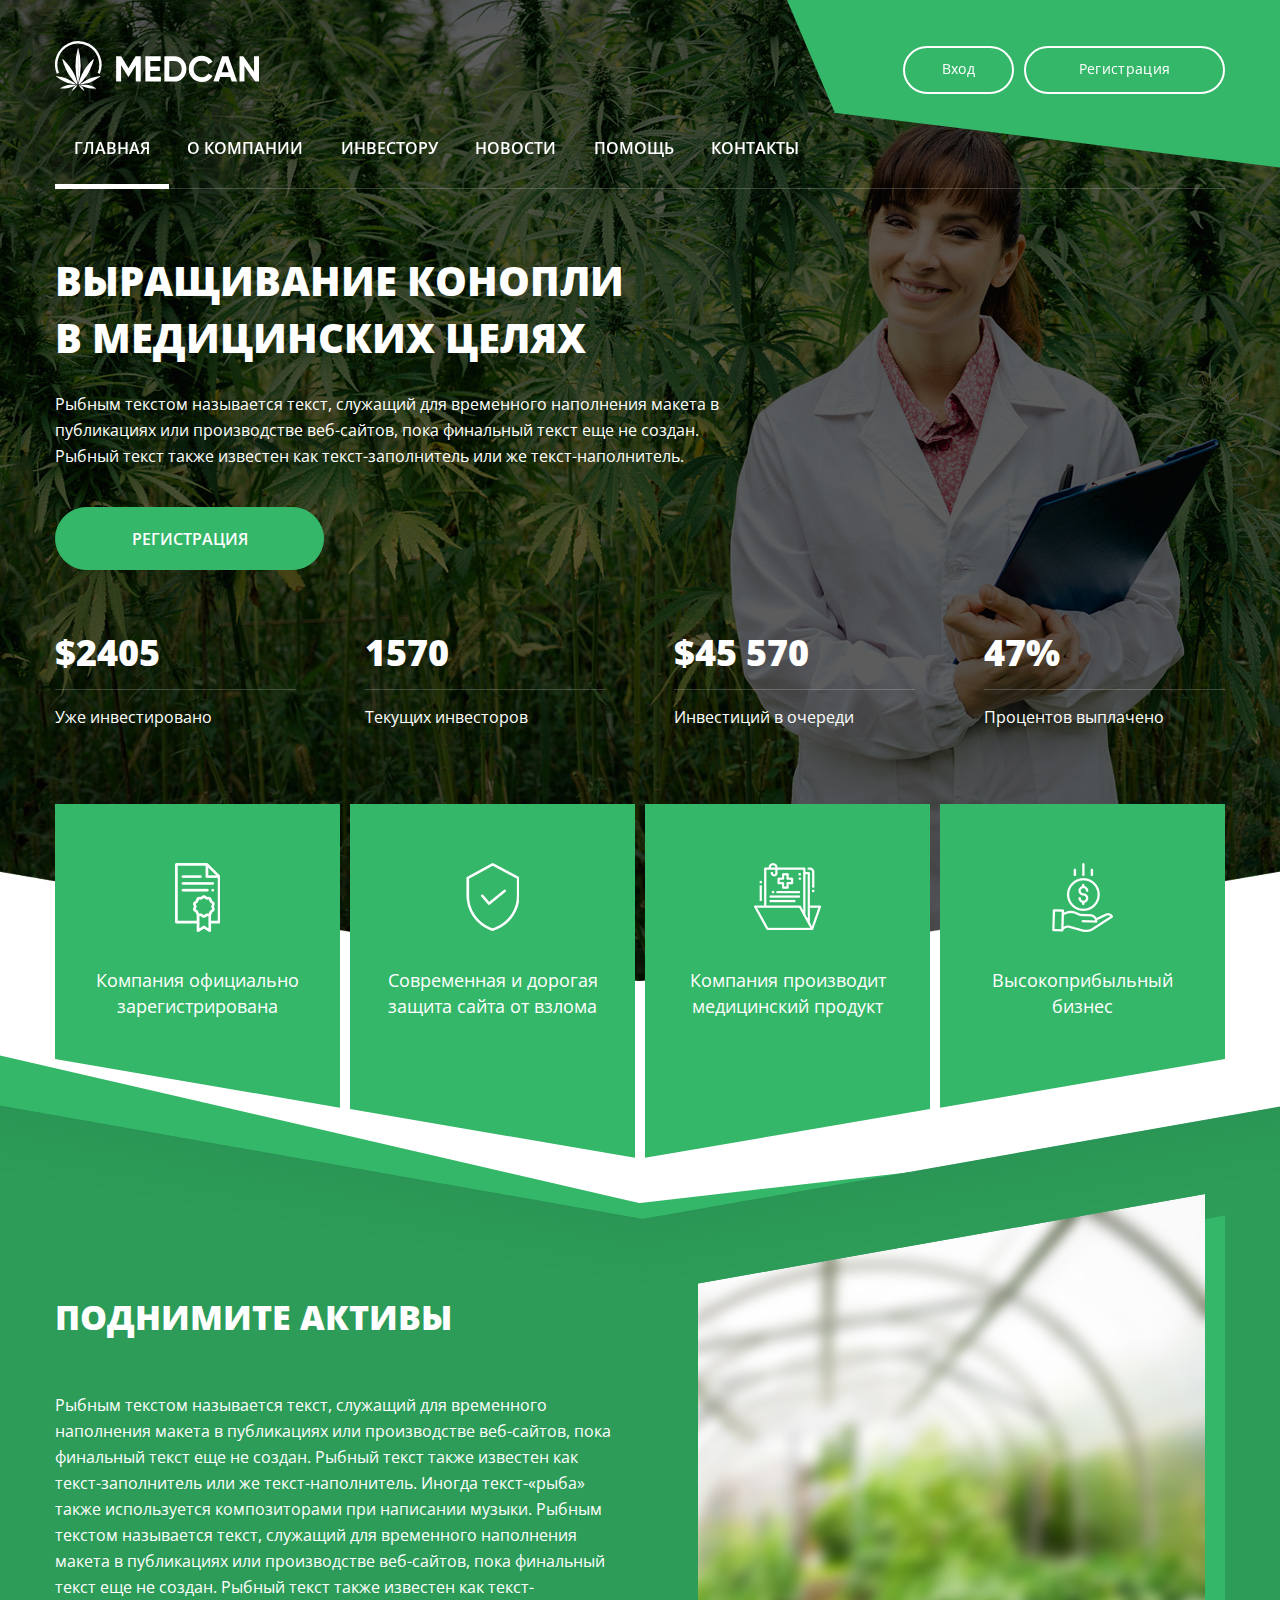
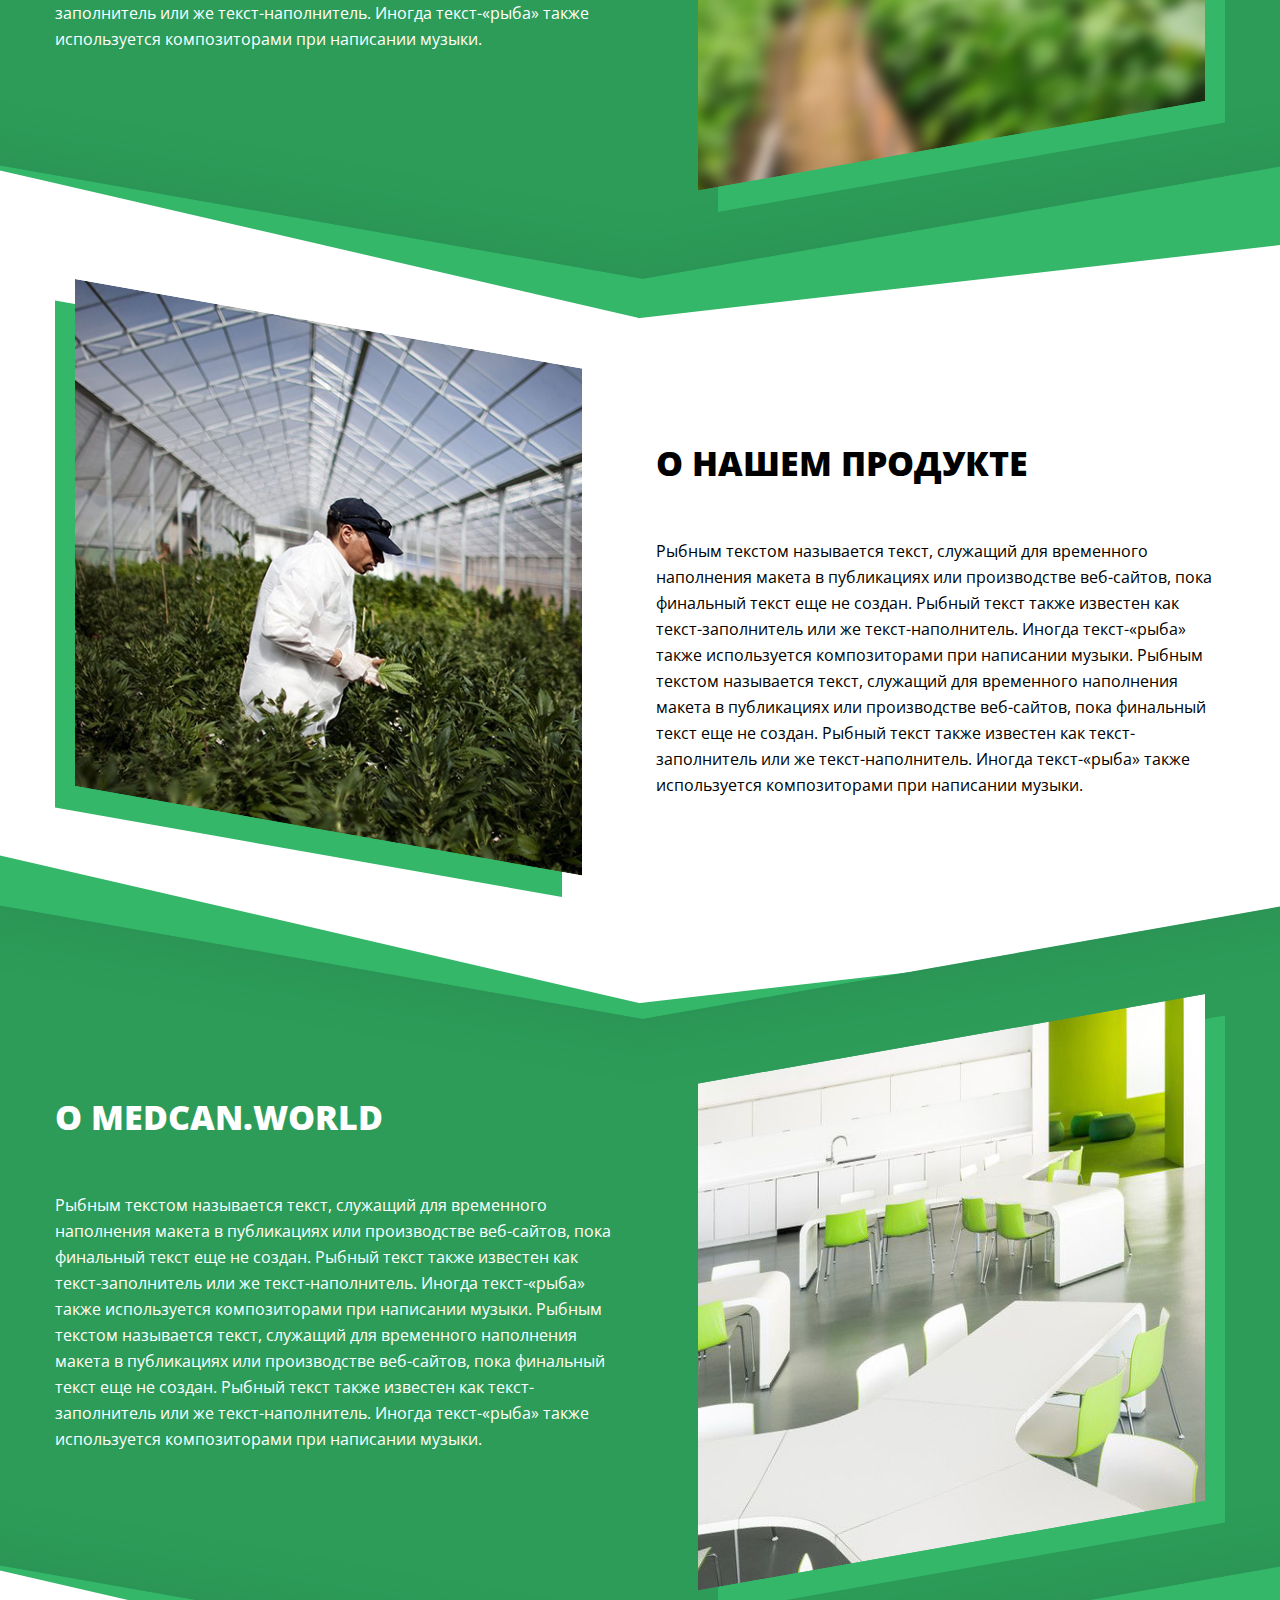
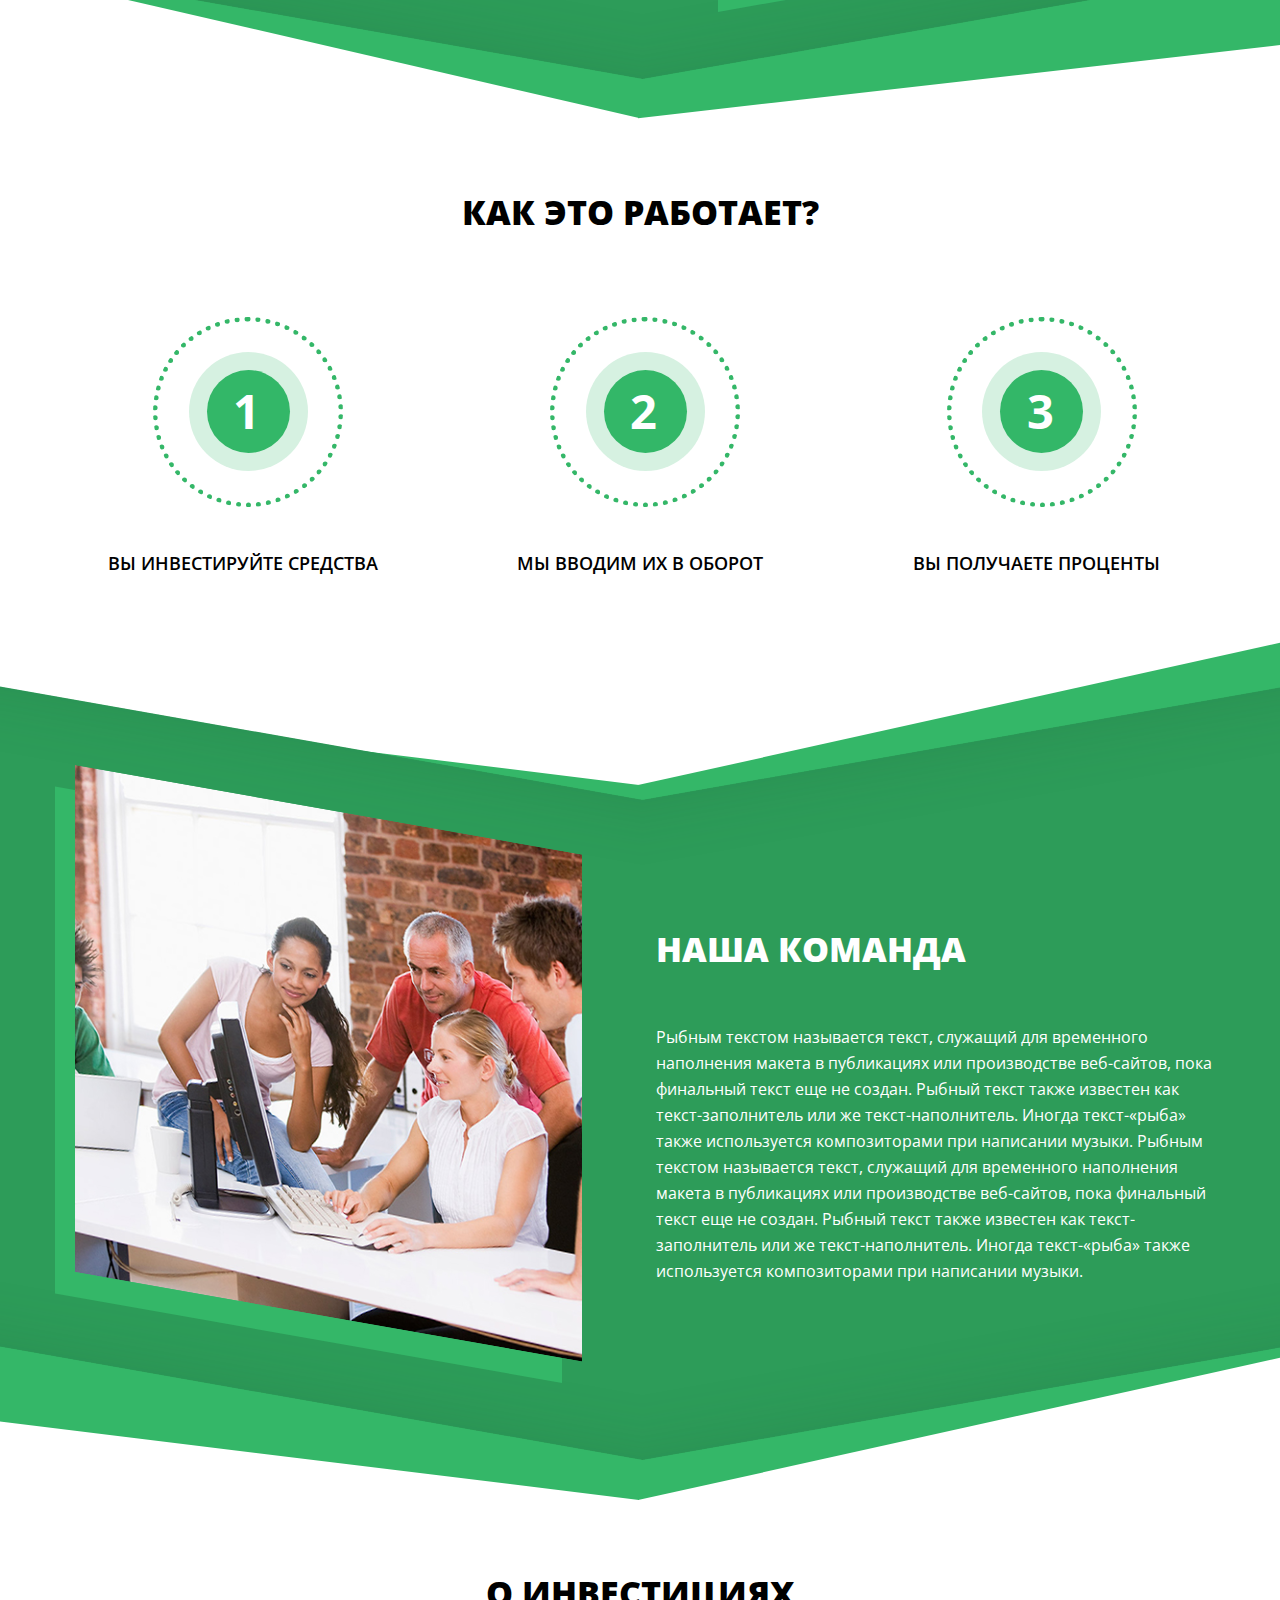
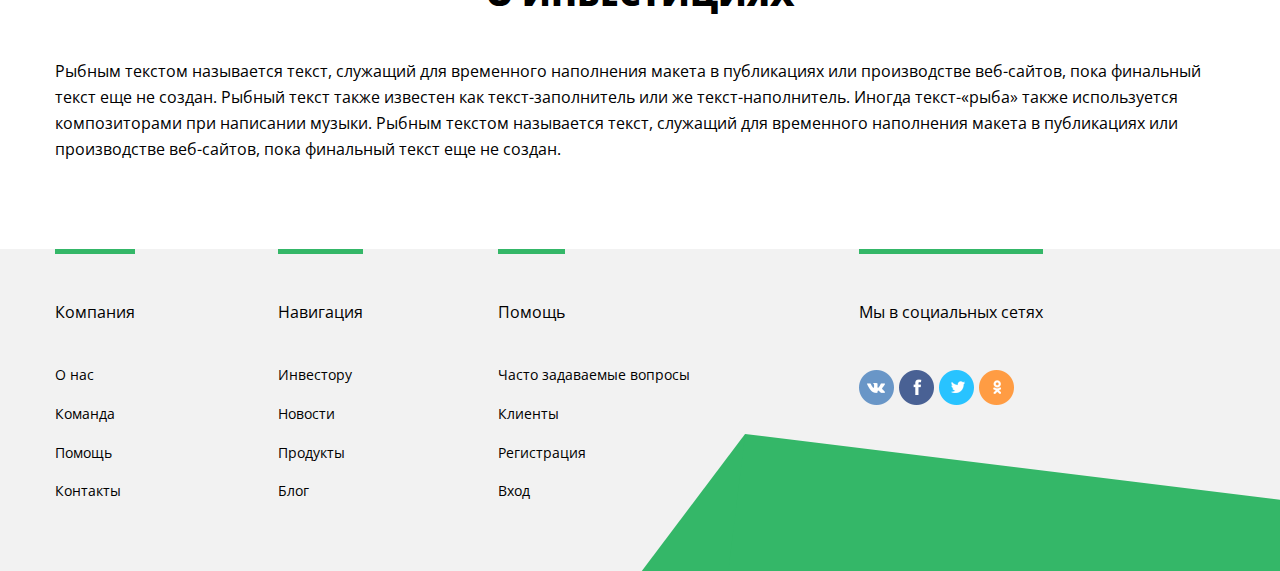
<file: index.html>
<!DOCTYPE html>
<html lang="ru">
    <head>
        <meta charset="UTF-8">
        <title>Главная</title>
        <meta http-equiv="X-UA-Compatible" content="IE=edge">
        <meta name="viewport" content="width=device-width, initial-scale=1.0, maximum-scale=1.0, user-scalable=no">
        <link href="https://fonts.googleapis.com/css?family=Open+Sans:300,300i,400,400i,600,600i,700,700i,800,800i&display=swap&subset=cyrillic" rel="stylesheet">
        <link href="https://fonts.googleapis.com/css?family=Roboto:400,500&display=swap" rel="stylesheet">
        <link rel="stylesheet" href="css/main.css">
    </head>
    <body>
        <div class="page">
            <div class="page__row page__row--wrapper">
                <div class="page__cell page__cell--fluid">
                    <div class="page__row page__row--top page__row--top-index" style="background-image: url(img/top-bg-1.jpg);">
                        <div class="page__cell page__cell--fluid">
                            <div class="page__row page__row--nav">
                                <div class="page__cell">
                                    <nav class="nav">
                                        <div class="nav__brand brand">
                                            <a href="index.html" class="brand__link">
                                                <img src="img/svg/logo.svg" alt="Brand" class="brand__picture">
                                            </a>
                                        </div>
                                        <ul class="nav__auth auth">
                                            <li class="auth__item">
                                                <a href="#login" class="auth__btn open-modal">Вход</a>
                                            </li>
                                            <li class="auth__item">
                                                <a href="#registration" class="auth__btn auth__btn--width open-modal">Регистрация</a>
                                            </li>
                                        </ul>
                                        <div class="nav__button btn-nav" data-target="#nav__menu">
                                            <button type="button" class="btn-nav__wrapper">
                                                <span class="btn-nav__line"></span>
                                                <span class="btn-nav__line"></span>
                                                <span class="btn-nav__line"></span>
                                                <span class="btn-nav__line"></span>
                                                <span class="btn-nav__line"></span>
                                                <span class="btn-nav__line"></span>
                                            </button>
                                        </div>
                                        <span class="nav__overlay overlay" data-target="#nav__menu"></span>
                                        <ul class="nav__menu" id="nav__menu">
                                           <li class="nav__button btn-nav btn-nav--close" data-target="#nav__menu">
                                                <button type="button" class="btn-nav__wrapper">
                                                    <span class="btn-nav__line btn-nav__line--active btn-nav__line--close"></span>
                                                    <span class="btn-nav__line btn-nav__line--active btn-nav__line--close"></span>
                                                    <span class="btn-nav__line btn-nav__line--active btn-nav__line--close"></span>
                                                    <span class="btn-nav__line btn-nav__line--active btn-nav__line--close"></span>
                                                    <span class="btn-nav__line btn-nav__line--active btn-nav__line--close"></span>
                                                    <span class="btn-nav__line btn-nav__line--active btn-nav__line--close"></span>
                                                </button>
                                            </li>
                                            <li class="nav__item">
                                                <a href="#" class="nav__link nav__link--active">ГЛАВНАЯ</a>
                                            </li>
                                            <li class="nav__item">
                                                <a href="#" class="nav__link">О КОМПАНИИ</a>
                                            </li>
                                            <li class="nav__item">
                                                <a href="#" class="nav__link">ИНВЕСТОРУ</a>
                                            </li>
                                            <li class="nav__item">
                                                <a href="#" class="nav__link">НОВОСТИ</a>
                                            </li>
                                            <li class="nav__item">
                                                <a href="#" class="nav__link">ПОМОЩЬ</a>
                                            </li>
                                            <li class="nav__item">
                                                <a href="#" class="nav__link">КОНТАКТЫ</a>
                                            </li>
                                        </ul>
                                    </nav>
                                </div>
                            </div>
                            <div class="page__row">
                                <div class="page__cell">
                                    <div class="top">
                                        <div class="top__block">
                                            <h1 class="top__title">ВЫРАЩИВАНИЕ КОНОПЛИ<br>В МЕДИЦИНСКИх ЦЕЛЯХ</h1>
                                            <p class="top__desc">Рыбным текстом называется текст, служащий для временного наполнения макета в публикациях или производстве веб-сайтов, пока финальный текст еще не создан. Рыбный текст также известен как текст-заполнитель или же текст-наполнитель.</p>
                                            <a href="#" class="top__btn btn btn--default btn--uppercase btn--lg" data-open-modal="#modal-form">РЕГИСТРАЦИЯ</a>
                                        </div>
                                        <ul class="top__factoids factoids">
                                            <li class="factoids__item">
                                                <div class="factoids__in">
                                                    <span class="factoids__span">$2405</span>
                                                    <p class="factoids__text">Уже инвестировано</p>
                                                </div>
                                            </li>
                                            <li class="factoids__item">
                                                <div class="factoids__in">
                                                    <span class="factoids__span">1570</span>
                                                    <p class="factoids__text">Текущих инвесторов</p>
                                                </div>
                                            </li>
                                            <li class="factoids__item">
                                                <div class="factoids__in">
                                                    <span class="factoids__span">$45 570</span>
                                                    <p class="factoids__text">Инвестиций в очереди</p>
                                                </div>
                                            </li>
                                            <li class="factoids__item">
                                                <div class="factoids__in">
                                                    <span class="factoids__span">47%</span>
                                                    <p class="factoids__text">Процентов выплачено</p>
                                                </div>
                                            </li>
                                        </ul>
                                    </div>
                                </div>
                            </div>
                        </div>
                    </div>
                    <div class="page__row page__row--blocks">
                        <div class="page__cell">
                            <ul class="blocks">
                                <li class="blocks__item">
                                    <div class="blocks__in blocks__in--primary">
                                        <span class="blocks__icon">
                                            <img src="img/file.png" alt="Компания официально зарегистрирована" class="block__picture block__picture--file">
                                        </span>
                                        <p class="blocks__text">Компания официально зарегистрирована</p>
                                    </div>
                                </li>
                                <li class="blocks__item">
                                    <div class="blocks__in blocks__in--secondary">
                                        <span class="blocks__icon">
                                            <img src="img/security.png" alt="Современная и дорогая защита сайта от взлома" class="block__picture block__picture--security">
                                        </span>
                                        <p class="blocks__text">Современная и дорогая защита сайта от взлома</p>
                                    </div>
                                </li>
                                <li class="blocks__item">
                                    <div class="blocks__in blocks__in--tertiary">
                                        <span class="blocks__icon">
                                            <img src="img/folder.png" alt="Компания производит медицинский продукт" class="block__picture block__picture--folder">
                                        </span>
                                        <p class="blocks__text">Компания производит медицинский продукт</p>
                                    </div>
                                </li>
                                <li class="blocks__item">
                                    <div class="blocks__in blocks__in--fourth">
                                        <span class="blocks__icon">
                                            <img src="img/save-money.png" alt="Высокоприбыльный бизнес" class="block__picture block__picture--save-money">
                                        </span>
                                        <p class="blocks__text">Высокоприбыльный бизнес</p>
                                    </div>
                                </li>
                            </ul>
                        </div>
                    </div>
                    <div class="page__row page__row--bg-color page__row--animate">
                        <div class="page__cell">
                            <div class="section">
                                <div class="section__bg-primary">
                                    <div class="section__bg-secondary">
                                        <div class="section__blocks">
                                            <div class="section__block section__block--order">
                                                <div class="section__image transform transform--primary">
                                                    <span class="transform__span">
                                                        <img src="img/tepl.jpg" alt="ПОдНИМИТЕ АКТИВЫ" class="transform__picture">
                                                    </span>
                                                    <div class="section__animate animate">
                                                        <div class="animate__div animate__div--primary animate__div--animated">
                                                            <img src="img/cannabis-1.png" alt="cannabis" class="animate__picture animate__picture--primary animate__picture--animated">
                                                        </div>
                                                        <div class="animate__div animate__div--secondary animate__div--animated">
                                                            <img src="img/cannabis-2.png" alt="cannabis" class="animate__picture animate__picture--secondary animate__picture--animated">
                                                        </div>
                                                    </div>
                                                </div>
                                            </div>
                                            <div class="section__block">
                                                <div class="section__text">
                                                    <h2 class="section__title title ">ПОдНИМИТЕ АКТИВЫ</h2>
                                                    <p class="section__desc">Рыбным текстом называется текст, служащий для временного наполнения макета в публикациях или производстве веб-сайтов, пока финальный текст еще не создан. Рыбный текст также известен как текст-заполнитель или же текст-наполнитель. Иногда текст-«рыба» также используется композиторами при написании музыки. Рыбным текстом называется текст, служащий для временного наполнения макета в публикациях или производстве веб-сайтов, пока финальный текст еще не создан. Рыбный текст также известен как текст-заполнитель или же текст-наполнитель. Иногда текст-«рыба» также используется композиторами при написании музыки.</p>
                                                </div>
                                            </div>
                                        </div>
                                    </div>
                                </div>
                            </div>
                        </div>
                    </div>
                    <div class="page__row">
                        <div class="page__cell">
                            <div class="section">
                                <div class="section__blocks">
                                    <div class="section__block">
                                        <div class="section__image transform transform--secondary">
                                            <span class="transform__span">
                                                <img src="img/con-image.jpg" alt="О НАШЕМ ПРОДУКТЕ" class="transform__picture">
                                            </span>
                                        </div>
                                    </div>
                                    <div class="section__block section__block--order">
                                        <div class="section__text section__text--primary section__text--indent">
                                            <h2 class="section__title title ">О НАШЕМ ПРОДУКТЕ</h2>
                                            <p class="section__desc">Рыбным текстом называется текст, служащий для временного наполнения макета в публикациях или производстве веб-сайтов, пока финальный текст еще не создан. Рыбный текст также известен как текст-заполнитель или же текст-наполнитель. Иногда текст-«рыба» также используется композиторами при написании музыки. Рыбным текстом называется текст, служащий для временного наполнения макета в публикациях или производстве веб-сайтов, пока финальный текст еще не создан. Рыбный текст также известен как текст-заполнитель или же текст-наполнитель. Иногда текст-«рыба» также используется композиторами при написании музыки.</p>
                                        </div>
                                    </div>
                                </div>
                            </div>
                        </div>
                    </div>
                    <div class="page__row page__row--bg-color">
                        <div class="page__cell">
                            <div class="section">
                                <div class="section__bg-primary">
                                    <div class="section__bg-secondary">
                                        <div class="section__blocks">
                                            <div class="section__block section__block--order">
                                                <div class="section__image transform transform--primary">
                                                    <span class="transform__span">
                                                        <img src="img/office.jpg" alt="О MEDCAN.WORLD" class="transform__picture">
                                                    </span>
                                                </div>
                                            </div>
                                            <div class="section__block">
                                                <div class="section__text">
                                                    <h2 class="section__title title ">О MEDCAN.WORLD</h2>
                                                    <p class="section__desc">Рыбным текстом называется текст, служащий для временного наполнения макета в публикациях или производстве веб-сайтов, пока финальный текст еще не создан. Рыбный текст также известен как текст-заполнитель или же текст-наполнитель. Иногда текст-«рыба» также используется композиторами при написании музыки. Рыбным текстом называется текст, служащий для временного наполнения макета в публикациях или производстве веб-сайтов, пока финальный текст еще не создан. Рыбный текст также известен как текст-заполнитель или же текст-наполнитель. Иногда текст-«рыба» также используется композиторами при написании музыки.</p>
                                                </div>
                                            </div>
                                        </div>
                                    </div>
                                </div>
                            </div>
                        </div>
                    </div>
                    <div class="page__row">
                        <div class="page__cell">
                            <div class="section section--indent">
                                <h2 class="section__title title title--center title--indent">КАК ЭТО РАБОТАЕТ?</h2>
                                <ul class="how">
                                    <li class="how__item">
                                        <div class="how__in">
                                            <span class="how__num num">
                                                <span class="num__span"></span>
                                            </span>
                                            <h5 class="how__headline">Вы инвестируйте средства</h5>
                                        </div>
                                    </li>
                                    <li class="how__item">
                                        <div class="how__in">
                                            <span class="how__num num">
                                                <span class="num__span"></span>
                                            </span>
                                            <h5 class="how__headline">Мы вводим их в оборот</h5>
                                        </div>
                                    </li>
                                    <li class="how__item">
                                        <div class="how__in">
                                            <span class="how__num num">
                                                <span class="num__span"></span>
                                            </span>
                                            <h5 class="how__headline">Вы получаете проценты</h5>
                                        </div>
                                    </li>
                                </ul>
                            </div>
                        </div>
                    </div>
                    <div class="page__row page__row--bg-color">
                        <div class="page__cell">
                            <div class="section">
                                <div class="section__bg-tertiary">
                                    <div class="section__bg-fourth">
                                        <div class="section__blocks">
                                            <div class="section__block">
                                                <div class="section__image transform transform--secondary">
                                                    <span class="transform__span">
                                                        <img src="img/team.jpg" alt="НАША КОМАНДА" class="transform__picture">
                                                    </span>
                                                </div>
                                            </div>
                                            <div class="section__block section__block--order">
                                                <div class="section__text section__text--primary">
                                                    <h2 class="section__title title ">НАША КОМАНДА</h2>
                                                    <p class="section__desc">Рыбным текстом называется текст, служащий для временного наполнения макета в публикациях или производстве веб-сайтов, пока финальный текст еще не создан. Рыбный текст также известен как текст-заполнитель или же текст-наполнитель. Иногда текст-«рыба» также используется композиторами при написании музыки. Рыбным текстом называется текст, служащий для временного наполнения макета в публикациях или производстве веб-сайтов, пока финальный текст еще не создан. Рыбный текст также известен как текст-заполнитель или же текст-наполнитель. Иногда текст-«рыба» также используется композиторами при написании музыки.</p>
                                                </div>
                                            </div>
                                        </div>
                                    </div>
                                </div>
                            </div>
                        </div>
                    </div>
                    <div class="page__row">
                        <div class="page__cell">
                            <div class="section">
                                <h2 class="section__title title title--center">О ИНВЕСТИЦИЯХ</h2>
                                <p class="section__desc section__desc--indent">Рыбным текстом называется текст, служащий для временного наполнения макета в публикациях или производстве веб-сайтов, пока финальный текст еще не создан. Рыбный текст также известен как текст-заполнитель или же текст-наполнитель. Иногда текст-«рыба» также используется композиторами при написании музыки. Рыбным текстом называется текст, служащий для временного наполнения макета в публикациях или производстве веб-сайтов, пока финальный текст еще не создан.</p>
                            </div>
                        </div>
                    </div>
                </div>
            </div>
            <div class="page__row page__row--footer">
                <div class="page__cell">
                    <div class="footer">
                        <div class="footer__block">
                            <h5 class="footer__title">Компания</h5>
                            <ul class="footer__menu">
                                <li class="footer__menu-item">
                                    <a href="#" class="footer__menu-link">О нас</a>
                                </li>
                                <li class="footer__menu-item">
                                    <a href="#" class="footer__menu-link">Команда</a>
                                </li>
                                <li class="footer__menu-item">
                                    <a href="#" class="footer__menu-link">Помощь</a>
                                </li>
                                <li class="footer__menu-item">
                                    <a href="#" class="footer__menu-link">Контакты</a>
                                </li>
                            </ul>
                        </div>
                        <div class="footer__block">
                            <h5 class="footer__title">Навигация</h5>
                            <ul class="footer__menu">
                                <li class="footer__menu-item">
                                    <a href="#" class="footer__menu-link">Инвестору</a>
                                </li>
                                <li class="footer__menu-item">
                                    <a href="#" class="footer__menu-link">Новости</a>
                                </li>
                                <li class="footer__menu-item">
                                    <a href="#" class="footer__menu-link">Продукты</a>
                                </li>
                                <li class="footer__menu-item">
                                    <a href="#" class="footer__menu-link">Блог</a>
                                </li>
                            </ul>
                        </div>
                        <div class="footer__block">
                            <h5 class="footer__title">Помощь</h5>
                            <ul class="footer__menu">
                                <li class="footer__menu-item">
                                    <a href="#" class="footer__menu-link">Часто задаваемые вопросы</a>
                                </li>
                                <li class="footer__menu-item">
                                    <a href="#" class="footer__menu-link">Клиенты</a>
                                </li>
                                <li class="footer__menu-item">
                                    <a href="#" class="footer__menu-link">Регистрация</a>
                                </li>
                                <li class="footer__menu-item">
                                    <a href="#" class="footer__menu-link">Вход</a>
                                </li>
                            </ul>
                        </div>
                        <div class="footer__block">
                            <h5 class="footer__title">Мы в социальных сетях</h5>
                            <ul class="footer__social social">
                                <li class="social__item">
                                    <a href="#" target="_blank" class="social__link social__link--vk"></a>
                                </li>
                                <li class="social__item">
                                    <a href="#" target="_blank" class="social__link social__link--fb"></a>
                                </li>
                                <li class="social__item">
                                    <a href="#" target="_blank" class="social__link social__link--tw"></a>
                                </li>
                                <li class="social__item">
                                    <a href="#" target="_blank" class="social__link social__link--ok"></a>
                                </li>
                            </ul>
                        </div>
                    </div>
                </div>
            </div>
        </div>
        <div id="login" class="modal">
            <div class="modal__block">
                <div class="modal__content">
                    <div class="modal__in">
                        <div class="modal__header">
                            <h3 class="modal__title">ВХОД</h3>
                            <span class="modal__close"></span>
                        </div>
                        <div class="modal__body">
                            <form action="#" method="post" class="modal__form form">
                                <div class="form__group">
                                    <input type="text" name="name" placeholder="Ваш логин" required class="form__input">
                                </div>
                                <div class="form__group">
                                    <input type="password" name="password" placeholder="Пароль" required class="form__input">
                                </div>
                                <div class="form__group form__group--center form__group--btn">
                                    <button type="submit" class="btn btn--default btn--uppercase btn--md">ВОЙТИ</button>
                                </div>
                                <div class="form__group form__group--center form__group--link">
                                    <a href="#" class="form__link">Я забыл пароль</a>
                                </div>
                            </form>
                        </div>
                    </div>
                    <div class="modal__overlay"></div>
                </div>
            </div>
        </div>
        <div id="registration" class="modal">
            <div class="modal__block">
                <div class="modal__content">
                    <div class="modal__in">
                        <div class="modal__header">
                            <h3 class="modal__title">Регистрация</h3>
                            <span class="modal__close"></span>
                        </div>
                        <div class="modal__body">
                            <form action="#" method="post" class="modal__form form">
                                <div class="form__group">
                                    <input type="text" name="name" placeholder="Ваш логин" required class="form__input">
                                </div>
                                <div class="form__group">
                                    <input type="password" name="password" placeholder="Пароль" required class="form__input">
                                </div>
                                <div class="form__group">
                                    <input type="password" name="password2" placeholder="Повторите пароль" required class="form__input">
                                </div>
                                <div class="form__group form__group--checkbox">
                                    <div class="checkbox">
                                        <label class="checkbox__label">
                                            <input type="checkbox" checked disabled class="checkbox__none">
                                            <i class="checkbox__icon"></i>
                                            <span class="checkbox__text">Я согласен с правилами сайта</span>
                                        </label>
                                    </div>
                                </div>
                                <div class="form__group form__group--center form__group--btn">
                                    <button type="submit" class="btn btn--default btn--uppercase btn--md">Регистрация</button>
                                </div>
                                <div class="form__group form__group--center form__group--link">
                                    <a href="#" class="form__link">Я забыл пароль</a>
                                </div>
                            </form>
                        </div>
                    </div>
                    <div class="modal__overlay"></div>
                </div>
            </div>
        </div>
        <!-- Load CSS -->
        <script>
            function loadCSS(hf) {
                var ms=document.createElement("link");ms.rel="stylesheet";
                ms.href=hf;document.getElementsByTagName("head")[0].appendChild(ms);
            }
            loadCSS("libs/fs.selecter/jquery.fs.selecter.min.css");
        </script>
        <!-- Load Scripts -->
        <script>var scr = {"scripts":[
            {"src" : "js/jquery.min.js", "async" : false},
            {"src" : "libs/validate/jquery.validate.min.js", "async" : false},
            {"src" : "libs/mask/jquery.mask.min.js", "async" : false},
            {"src" : "libs/fs.selecter/jquery.fs.selecter.min.js", "async" : false},
            {"src" : "js/common.js", "async" : false},
            ]};!function(t,n,r){"use strict";var c=function(t){if("[object Array]"!==Object.prototype.toString.call(t))return!1;for(var r=0;r<t.length;r++){var c=n.createElement("script"),e=t[r];c.src=e.src,c.async=e.async,n.body.appendChild(c)}return!0};t.addEventListener?t.addEventListener("load",function(){c(r.scripts);},!1):t.attachEvent?t.attachEvent("onload",function(){c(r.scripts)}):t.onload=function(){c(r.scripts)}}(window,document,scr);
        </script>
    </body>
</html>
</file>
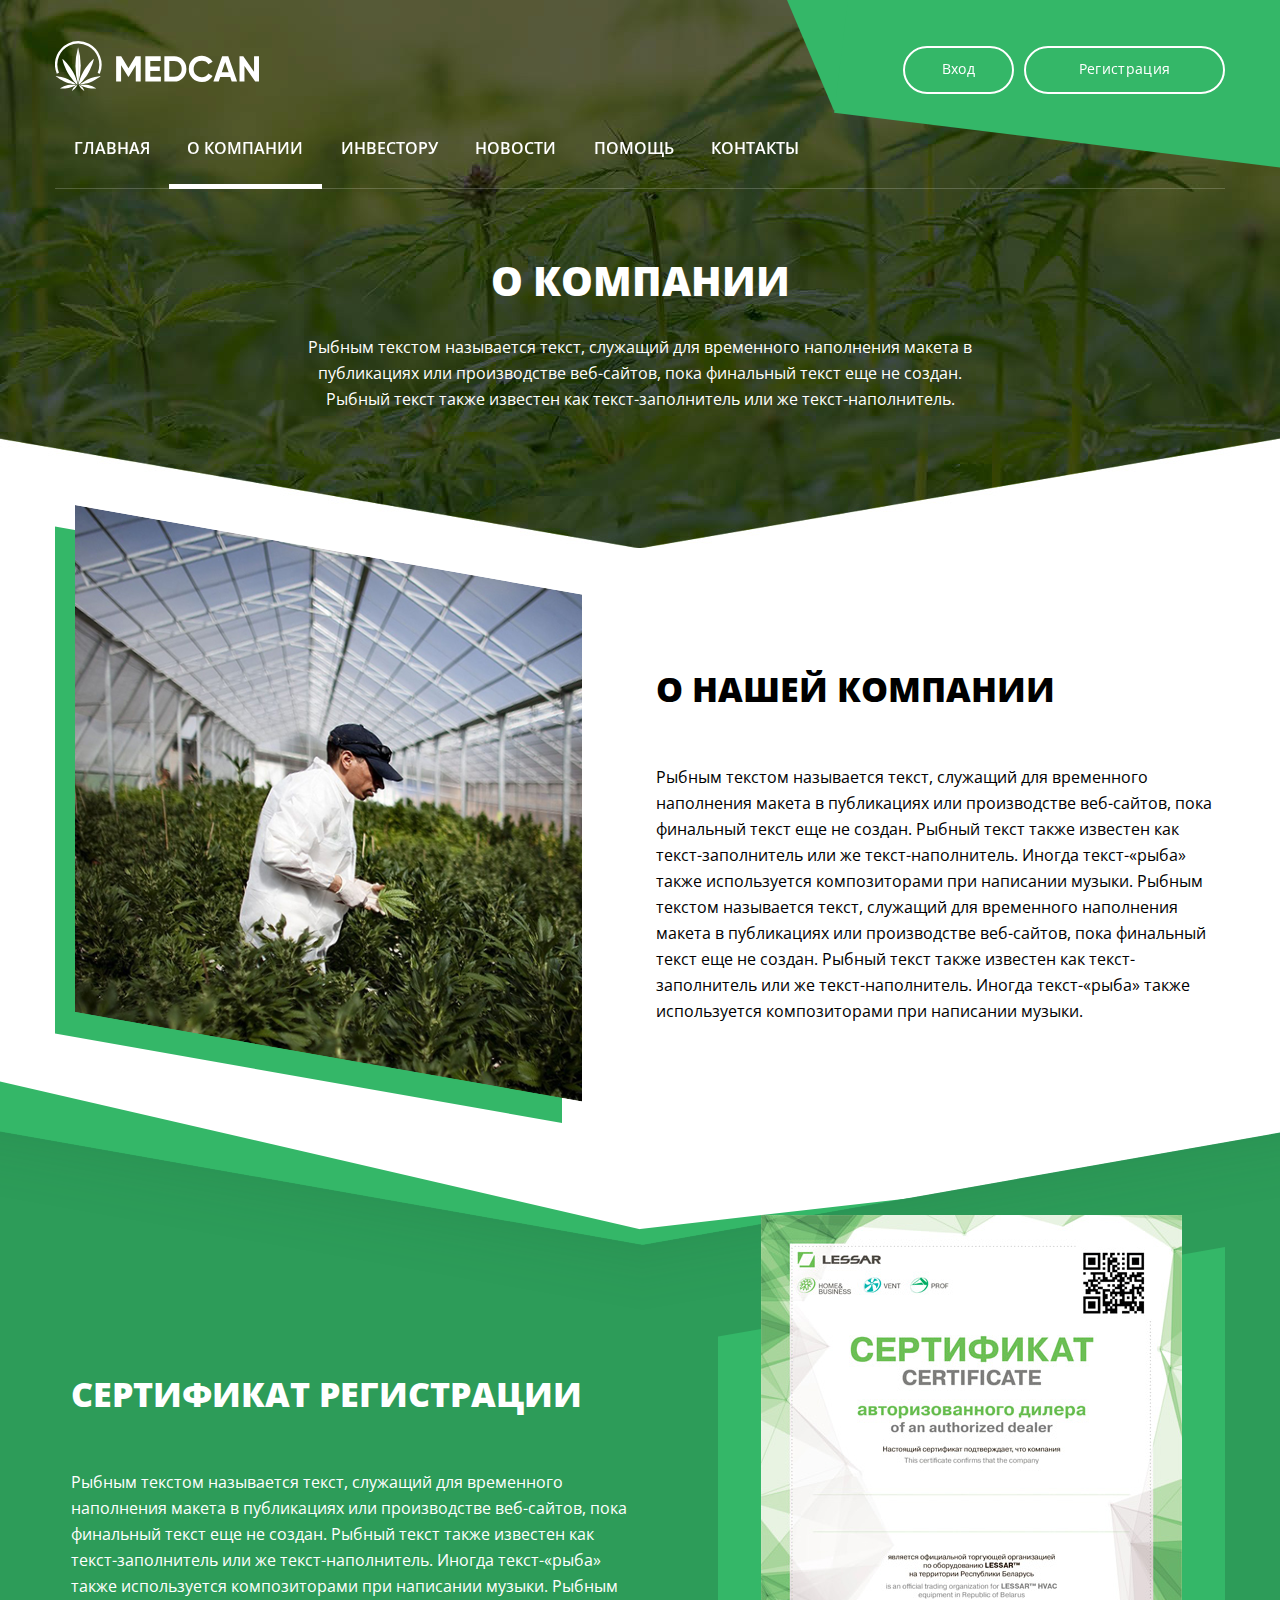
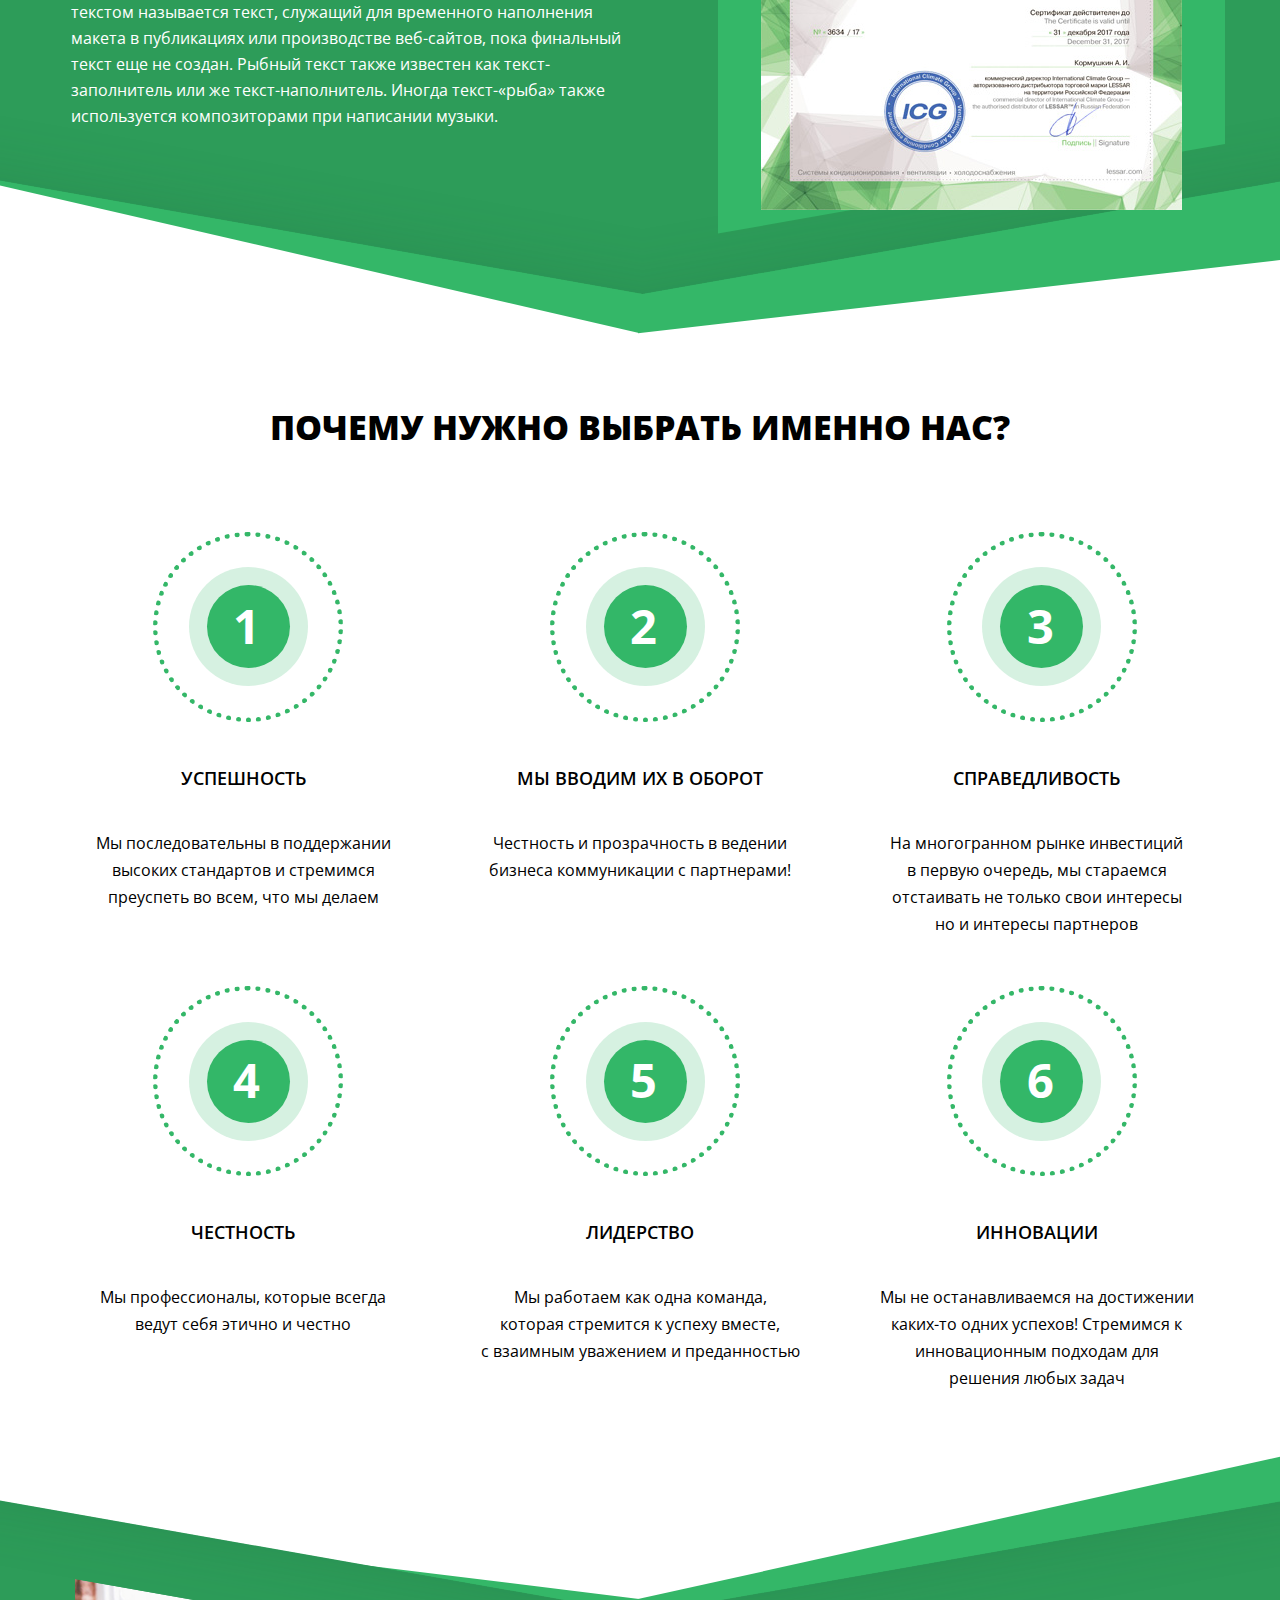
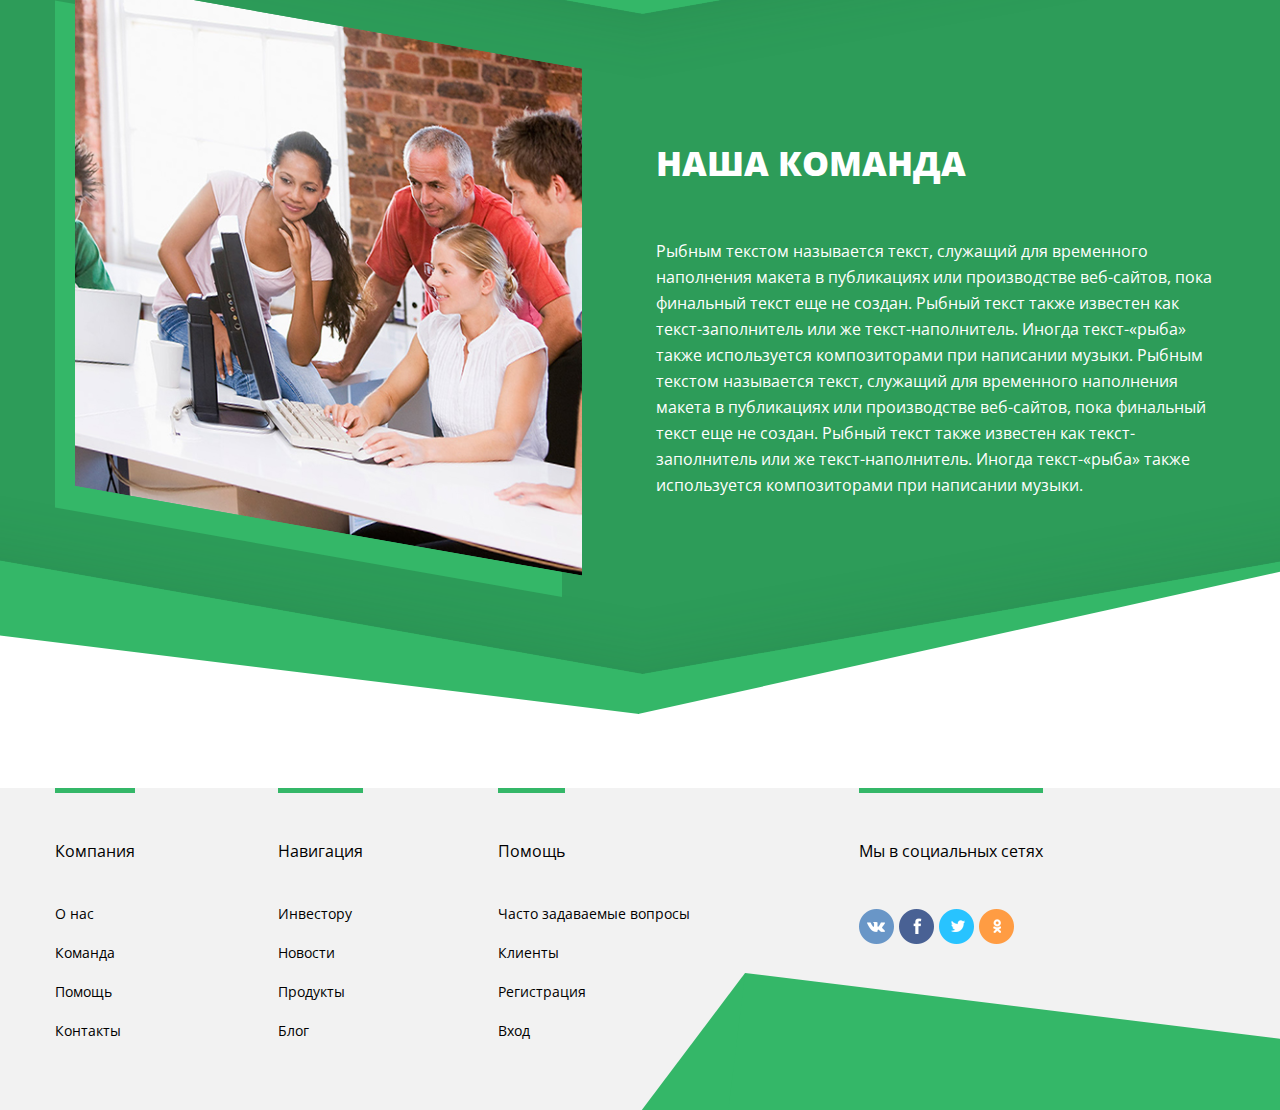
<file: about.html>
<!DOCTYPE html>
<html lang="ru">
    <head>
        <meta charset="UTF-8">
        <title>О компании</title>
        <meta http-equiv="X-UA-Compatible" content="IE=edge">
        <meta name="viewport" content="width=device-width, initial-scale=1.0, maximum-scale=1.0, user-scalable=no">
        <link href="https://fonts.googleapis.com/css?family=Open+Sans:300,300i,400,400i,600,600i,700,700i,800,800i&display=swap&subset=cyrillic" rel="stylesheet">
        <link href="https://fonts.googleapis.com/css?family=Roboto:400,500&display=swap" rel="stylesheet">
        <link rel="stylesheet" href="css/main.css">
    </head>
    <body>
        <div class="page">
            <div class="page__row page__row--wrapper">
                <div class="page__cell page__cell--fluid">
                    <div class="page__row page__row--top" style="background-image: url(img/top-bg-3.jpg);">
                        <div class="page__cell page__cell--fluid">
                            <div class="page__row page__row--nav">
                                <div class="page__cell">
                                    <nav class="nav">
                                        <div class="nav__brand brand">
                                            <a href="index.html" class="brand__link">
                                                <img src="img/svg/logo.svg" alt="Brand" class="brand__picture">
                                            </a>
                                        </div>
                                        <ul class="nav__auth auth">
                                            <li class="auth__item">
                                                <a href="#login" class="auth__btn open-modal">Вход</a>
                                            </li>
                                            <li class="auth__item">
                                                <a href="#registration" class="auth__btn auth__btn--width open-modal">Регистрация</a>
                                            </li>
                                        </ul>
                                        <div class="nav__button btn-nav" data-target="#nav__menu">
                                            <button type="button" class="btn-nav__wrapper">
                                                <span class="btn-nav__line"></span>
                                                <span class="btn-nav__line"></span>
                                                <span class="btn-nav__line"></span>
                                                <span class="btn-nav__line"></span>
                                                <span class="btn-nav__line"></span>
                                                <span class="btn-nav__line"></span>
                                            </button>
                                        </div>
                                        <span class="nav__overlay overlay" data-target="#nav__menu"></span>
                                        <ul class="nav__menu" id="nav__menu">
                                           <li class="nav__button btn-nav btn-nav--close" data-target="#nav__menu">
                                                <button type="button" class="btn-nav__wrapper">
                                                    <span class="btn-nav__line btn-nav__line--active btn-nav__line--close"></span>
                                                    <span class="btn-nav__line btn-nav__line--active btn-nav__line--close"></span>
                                                    <span class="btn-nav__line btn-nav__line--active btn-nav__line--close"></span>
                                                    <span class="btn-nav__line btn-nav__line--active btn-nav__line--close"></span>
                                                    <span class="btn-nav__line btn-nav__line--active btn-nav__line--close"></span>
                                                    <span class="btn-nav__line btn-nav__line--active btn-nav__line--close"></span>
                                                </button>
                                            </li>
                                            <li class="nav__item">
                                                <a href="#" class="nav__link">ГЛАВНАЯ</a>
                                            </li>
                                            <li class="nav__item">
                                                <a href="#" class="nav__link nav__link--active">О КОМПАНИИ</a>
                                            </li>
                                            <li class="nav__item">
                                                <a href="#" class="nav__link">ИНВЕСТОРУ</a>
                                            </li>
                                            <li class="nav__item">
                                                <a href="#" class="nav__link">НОВОСТИ</a>
                                            </li>
                                            <li class="nav__item">
                                                <a href="#" class="nav__link">ПОМОЩЬ</a>
                                            </li>
                                            <li class="nav__item">
                                                <a href="#" class="nav__link">КОНТАКТЫ</a>
                                            </li>
                                        </ul>
                                    </nav>
                                </div>
                            </div>
                            <div class="page__row">
                                <div class="page__cell">
                                    <div class="top">
                                        <div class="top__block top__block--center">
                                            <h1 class="top__title">О КОМПАНИИ</h1>
                                            <p class="top__desc">Рыбным текстом называется текст, служащий для временного наполнения макета в публикациях или производстве веб-сайтов, пока финальный текст еще не создан. Рыбный текст также известен как текст-заполнитель или же текст-наполнитель.</p>
                                        </div>
                                    </div>
                                </div>
                            </div>
                        </div>
                    </div>
                    <div class="page__row">
                        <div class="page__cell">
                            <div class="section section--content">
                                <div class="section__blocks section__blocks--indent">
                                    <div class="section__block">
                                        <div class="section__image transform transform--secondary">
                                            <span class="transform__span">
                                                <img src="img/con-image.jpg" alt="О НАШЕй Компании" class="transform__picture">
                                            </span>
                                        </div>
                                    </div>
                                    <div class="section__block section__block--order">
                                        <div class="section__text section__text--primary section__text--indent">
                                            <h2 class="section__title title ">О НАШЕй Компании</h2>
                                            <p class="section__desc">Рыбным текстом называется текст, служащий для временного наполнения макета в публикациях или производстве веб-сайтов, пока финальный текст еще не создан. Рыбный текст также известен как текст-заполнитель или же текст-наполнитель. Иногда текст-«рыба» также используется композиторами при написании музыки. Рыбным текстом называется текст, служащий для временного наполнения макета в публикациях или производстве веб-сайтов, пока финальный текст еще не создан. Рыбный текст также известен как текст-заполнитель или же текст-наполнитель. Иногда текст-«рыба» также используется композиторами при написании музыки.</p>
                                        </div>
                                    </div>
                                </div>
                            </div>
                        </div>
                    </div>
                    <div class="page__row page__row--bg-color">
                        <div class="page__cell">
                            <div class="section">
                                <div class="section__bg-primary">
                                    <div class="section__bg-secondary">
                                        <div class="section__blocks">
                                            <div class="section__block section__block--order">
                                                <div class="section__image-wrapper">
                                                    <div class="section__image transform transform--primary">
                                                        <span class="transform__span"></span>
                                                    </div>
                                                    <img src="img/certificate.jpg" alt="certificate" class="section__picture">
                                                </div>
                                            </div>
                                            <div class="section__block">
                                                <div class="section__text section__text--primary">
                                                    <h2 class="section__title title ">Сертификат регистрации</h2>
                                                    <p class="section__desc">Рыбным текстом называется текст, служащий для временного наполнения макета в публикациях или производстве веб-сайтов, пока финальный текст еще не создан. Рыбный текст также известен как текст-заполнитель или же текст-наполнитель. Иногда текст-«рыба» также используется композиторами при написании музыки. Рыбным текстом называется текст, служащий для временного наполнения макета в публикациях или производстве веб-сайтов, пока финальный текст еще не создан. Рыбный текст также известен как текст-заполнитель или же текст-наполнитель. Иногда текст-«рыба» также используется композиторами при написании музыки.</p>
                                                </div>
                                            </div>
                                        </div>
                                    </div>
                                </div>
                            </div>
                        </div>
                    </div>
                    <div class="page__row">
                        <div class="page__cell">
                            <div class="section section--indent">
                                <h2 class="section__title title title--center title--indent">ПОЧЕМУ НУЖНО ВЫБРАТЬ ИМЕННО НАС?</h2>
                                <ul class="how">
                                    <li class="how__item">
                                        <div class="how__in">
                                            <span class="how__num num">
                                                <span class="num__span"></span>
                                            </span>
                                            <h5 class="how__headline">УСПЕШНОСТЬ</h5>
                                            <p class="how__desc">Мы последовательны в поддержании<br class="how__br">высоких стандартов и стремимся<br class="how__br">преуспеть во всем, что мы делаем</p>
                                        </div>
                                    </li>
                                    <li class="how__item">
                                        <div class="how__in">
                                            <span class="how__num num">
                                                <span class="num__span"></span>
                                            </span>
                                            <h5 class="how__headline">Мы вводим их в оборот</h5>
                                            <p class="how__desc">Честность и прозрачность в ведении<br class="how__br">бизнеса коммуникации с партнерами!</p>
                                        </div>
                                    </li>
                                    <li class="how__item">
                                        <div class="how__in">
                                            <span class="how__num num">
                                                <span class="num__span"></span>
                                            </span>
                                            <h5 class="how__headline">Справедливость</h5>
                                            <p class="how__desc">На многогранном рынке инвестиций<br class="how__br">в первую очередь, мы стараемся<br class="how__br">отстаивать не только свои интересы<br class="how__br">но и интересы партнеров</p>
                                        </div>
                                    </li>
                                    <li class="how__item">
                                        <div class="how__in">
                                            <span class="how__num num">
                                                <span class="num__span"></span>
                                            </span>
                                            <h5 class="how__headline">Честность</h5>
                                            <p class="how__desc">Мы профессионалы, которые всегда<br class="how__br">ведут себя этично и честно</p>
                                        </div>
                                    </li>
                                    <li class="how__item">
                                        <div class="how__in">
                                            <span class="how__num num">
                                                <span class="num__span"></span>
                                            </span>
                                            <h5 class="how__headline">Лидерство</h5>
                                            <p class="how__desc">Мы работаем как одна команда,<br class="how__br">которая стремится к успеху вместе, <br class="how__br">с взаимным уважением и преданностью</p>
                                        </div>
                                    </li>
                                    <li class="how__item">
                                        <div class="how__in">
                                            <span class="how__num num">
                                                <span class="num__span"></span>
                                            </span>
                                            <h5 class="how__headline">Инновации</h5>
                                            <p class="how__desc">Мы не останавливаемся на достижении<br class="how__br">каких-то одних успехов! Стремимся к<br class="how__br">инновационным подходам для<br class="how__br">решения любых задач</p>
                                        </div>
                                    </li>
                                </ul>
                            </div>
                        </div>
                    </div>
                    <div class="page__row page__row--bg-color">
                        <div class="page__cell">
                            <div class="section">
                                <div class="section__bg-tertiary">
                                    <div class="section__bg-fourth">
                                        <div class="section__blocks">
                                            <div class="section__block">
                                                <div class="section__image transform transform--secondary">
                                                    <span class="transform__span">
                                                        <img src="img/team.jpg" alt="НАША КОМАНДА" class="transform__picture">
                                                    </span>
                                                </div>
                                            </div>
                                            <div class="section__block section__block--order">
                                                <div class="section__text section__text--primary">
                                                    <h2 class="section__title title ">НАША КОМАНДА</h2>
                                                    <p class="section__desc">Рыбным текстом называется текст, служащий для временного наполнения макета в публикациях или производстве веб-сайтов, пока финальный текст еще не создан. Рыбный текст также известен как текст-заполнитель или же текст-наполнитель. Иногда текст-«рыба» также используется композиторами при написании музыки. Рыбным текстом называется текст, служащий для временного наполнения макета в публикациях или производстве веб-сайтов, пока финальный текст еще не создан. Рыбный текст также известен как текст-заполнитель или же текст-наполнитель. Иногда текст-«рыба» также используется композиторами при написании музыки.</p>
                                                </div>
                                            </div>
                                        </div>
                                    </div>
                                </div>
                            </div>
                        </div>
                    </div>
                </div>
            </div>
            <div class="page__row page__row--footer">
                <div class="page__cell">
                    <div class="footer">
                        <div class="footer__block">
                            <h5 class="footer__title">Компания</h5>
                            <ul class="footer__menu">
                                <li class="footer__menu-item">
                                    <a href="#" class="footer__menu-link">О нас</a>
                                </li>
                                <li class="footer__menu-item">
                                    <a href="#" class="footer__menu-link">Команда</a>
                                </li>
                                <li class="footer__menu-item">
                                    <a href="#" class="footer__menu-link">Помощь</a>
                                </li>
                                <li class="footer__menu-item">
                                    <a href="#" class="footer__menu-link">Контакты</a>
                                </li>
                            </ul>
                        </div>
                        <div class="footer__block">
                            <h5 class="footer__title">Навигация</h5>
                            <ul class="footer__menu">
                                <li class="footer__menu-item">
                                    <a href="#" class="footer__menu-link">Инвестору</a>
                                </li>
                                <li class="footer__menu-item">
                                    <a href="#" class="footer__menu-link">Новости</a>
                                </li>
                                <li class="footer__menu-item">
                                    <a href="#" class="footer__menu-link">Продукты</a>
                                </li>
                                <li class="footer__menu-item">
                                    <a href="#" class="footer__menu-link">Блог</a>
                                </li>
                            </ul>
                        </div>
                        <div class="footer__block">
                            <h5 class="footer__title">Помощь</h5>
                            <ul class="footer__menu">
                                <li class="footer__menu-item">
                                    <a href="#" class="footer__menu-link">Часто задаваемые вопросы</a>
                                </li>
                                <li class="footer__menu-item">
                                    <a href="#" class="footer__menu-link">Клиенты</a>
                                </li>
                                <li class="footer__menu-item">
                                    <a href="#" class="footer__menu-link">Регистрация</a>
                                </li>
                                <li class="footer__menu-item">
                                    <a href="#" class="footer__menu-link">Вход</a>
                                </li>
                            </ul>
                        </div>
                        <div class="footer__block">
                            <h5 class="footer__title">Мы в социальных сетях</h5>
                            <ul class="footer__social social">
                                <li class="social__item">
                                    <a href="#" target="_blank" class="social__link social__link--vk"></a>
                                </li>
                                <li class="social__item">
                                    <a href="#" target="_blank" class="social__link social__link--fb"></a>
                                </li>
                                <li class="social__item">
                                    <a href="#" target="_blank" class="social__link social__link--tw"></a>
                                </li>
                                <li class="social__item">
                                    <a href="#" target="_blank" class="social__link social__link--ok"></a>
                                </li>
                            </ul>
                        </div>
                    </div>
                </div>
            </div>
        </div>
        <div id="login" class="modal">
            <div class="modal__block">
                <div class="modal__content">
                    <div class="modal__in">
                        <div class="modal__header">
                            <h3 class="modal__title">ВХОД</h3>
                            <span class="modal__close"></span>
                        </div>
                        <div class="modal__body">
                            <form action="#" method="post" class="modal__form form">
                                <div class="form__group">
                                    <input type="text" name="name" placeholder="Ваш логин" required class="form__input">
                                </div>
                                <div class="form__group">
                                    <input type="password" name="password" placeholder="Пароль" required class="form__input">
                                </div>
                                <div class="form__group form__group--center form__group--btn">
                                    <button type="submit" class="btn btn--default btn--uppercase btn--md">ВОЙТИ</button>
                                </div>
                                <div class="form__group form__group--center form__group--link">
                                    <a href="#" class="form__link">Я забыл пароль</a>
                                </div>
                            </form>
                        </div>
                    </div>
                    <div class="modal__overlay"></div>
                </div>
            </div>
        </div>
        <div id="registration" class="modal">
            <div class="modal__block">
                <div class="modal__content">
                    <div class="modal__in">
                        <div class="modal__header">
                            <h3 class="modal__title">Регистрация</h3>
                            <span class="modal__close"></span>
                        </div>
                        <div class="modal__body">
                            <form action="#" method="post" class="modal__form form">
                                <div class="form__group">
                                    <input type="text" name="name" placeholder="Ваш логин" required class="form__input">
                                </div>
                                <div class="form__group">
                                    <input type="password" name="password" placeholder="Пароль" required class="form__input">
                                </div>
                                <div class="form__group">
                                    <input type="password" name="password2" placeholder="Повторите пароль" required class="form__input">
                                </div>
                                <div class="form__group form__group--checkbox">
                                    <div class="checkbox">
                                        <label class="checkbox__label">
                                            <input type="checkbox" checked disabled class="checkbox__none">
                                            <i class="checkbox__icon"></i>
                                            <span class="checkbox__text">Я согласен с правилами сайта</span>
                                        </label>
                                    </div>
                                </div>
                                <div class="form__group form__group--center form__group--btn">
                                    <button type="submit" class="btn btn--default btn--uppercase btn--md">Регистрация</button>
                                </div>
                                <div class="form__group form__group--center form__group--link">
                                    <a href="#" class="form__link">Я забыл пароль</a>
                                </div>
                            </form>
                        </div>
                    </div>
                    <div class="modal__overlay"></div>
                </div>
            </div>
        </div>
        <!-- Load CSS -->
        <script>
            function loadCSS(hf) {
                var ms=document.createElement("link");ms.rel="stylesheet";
                ms.href=hf;document.getElementsByTagName("head")[0].appendChild(ms);
            }
            loadCSS("libs/fs.selecter/jquery.fs.selecter.min.css");
        </script>
        <!-- Load Scripts -->
        <script>var scr = {"scripts":[
            {"src" : "js/jquery.min.js", "async" : false},
            {"src" : "libs/validate/jquery.validate.min.js", "async" : false},
            {"src" : "libs/mask/jquery.mask.min.js", "async" : false},
            {"src" : "libs/fs.selecter/jquery.fs.selecter.min.js", "async" : false},
            {"src" : "js/common.js", "async" : false},
            ]};!function(t,n,r){"use strict";var c=function(t){if("[object Array]"!==Object.prototype.toString.call(t))return!1;for(var r=0;r<t.length;r++){var c=n.createElement("script"),e=t[r];c.src=e.src,c.async=e.async,n.body.appendChild(c)}return!0};t.addEventListener?t.addEventListener("load",function(){c(r.scripts);},!1):t.attachEvent?t.attachEvent("onload",function(){c(r.scripts)}):t.onload=function(){c(r.scripts)}}(window,document,scr);
        </script>
    </body>
</html>
</file>
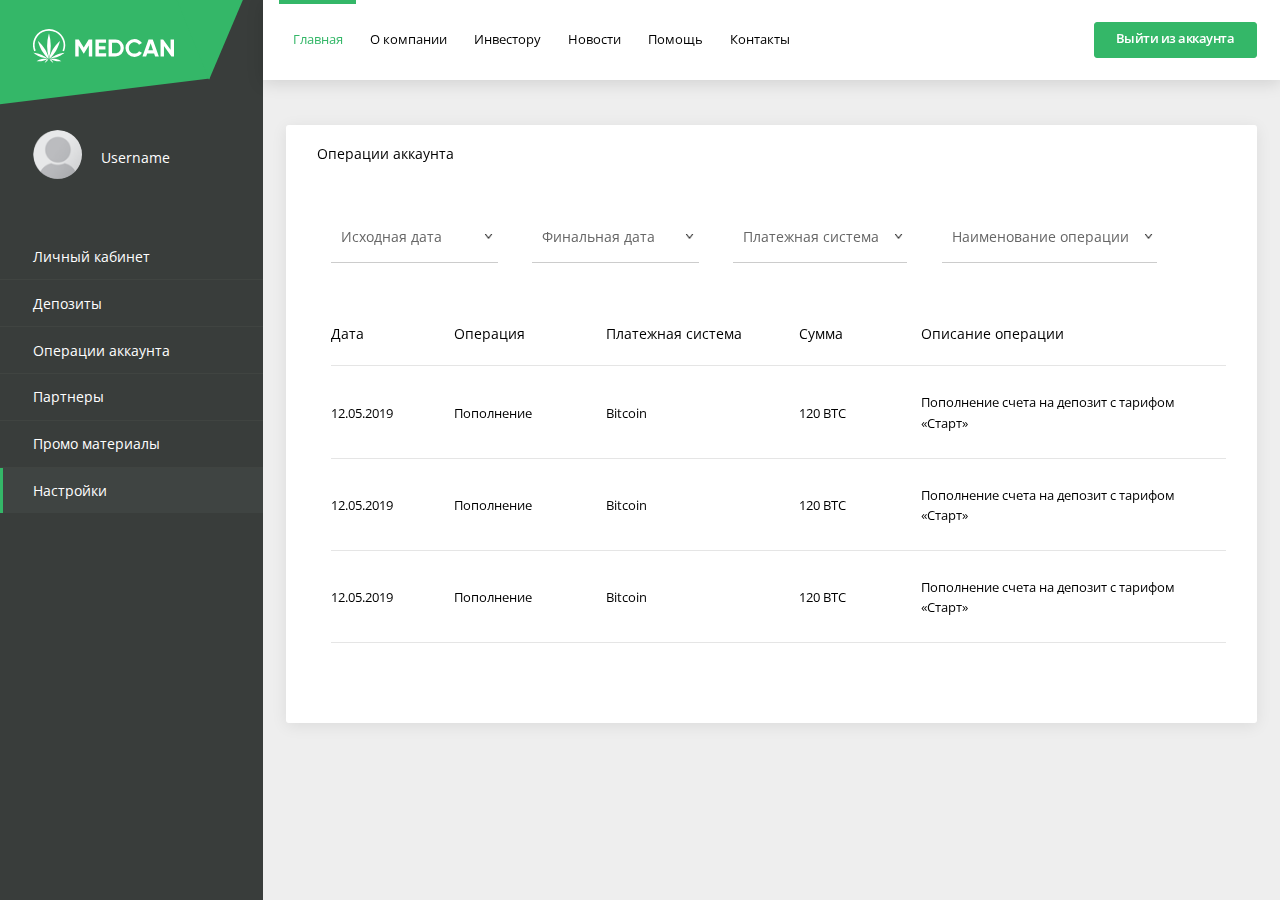
<file: cabinet-account-operations.html>
<!DOCTYPE html>
<html lang="ru" class="cabinet">
    <head>
        <meta charset="UTF-8">
        <title>Операции аккаунта</title>
        <meta http-equiv="X-UA-Compatible" content="IE=edge">
        <meta name="viewport" content="width=device-width, initial-scale=1.0, maximum-scale=1.0, user-scalable=no">
        <link href="https://fonts.googleapis.com/css?family=Open+Sans:300,300i,400,400i,600,600i,700,700i,800,800i&display=swap&subset=cyrillic" rel="stylesheet">
        <link href="https://fonts.googleapis.com/css?family=Roboto:400,500&display=swap" rel="stylesheet">
        <link rel="stylesheet" href="css/main.css">
    </head>
    <body>
        <div class="page page--bg-color">
            <div class="page__row">
                <div class="page__cell page__cell--fluid">
                    <div class="container">
                        <aside class="sidebar">
                            <div class="sidebar__block" id="sidebar__block">
                                <div class="sidebar__brand">
                                    <a href="#" class="sidebar__brand-link">
                                        <img src="img/svg/logo.svg" alt="Brand" class="sidebar__brand-picture">
                                    </a>
                                </div>
                                <div class="sidebar__indent">
                                    <div class="user">
                                        <a href="#"  class="user__link">
                                            <span class="user__avatar">
                                                <img src="img/user.png" alt="Username" class="user__picture">
                                            </span>
                                            <span class="user__name">Username</span>
                                        </a>
                                        <a href="#" class="user__btn btn btn--default btn--sm">Выйти</a>
                                    </div>
                                </div>
                                <ul class="menu">
                                    <li class="menu__item">
                                        <a href="#" class="menu__link">Личный кабинет</a>
                                    </li>
                                    <li class="menu__item">
                                        <a href="#" class="menu__link">Депозиты</a>
                                    </li>
                                    <li class="menu__item">
                                        <a href="#" class="menu__link">Операции аккаунта</a>
                                    </li>
                                    <li class="menu__item">
                                        <a href="#" class="menu__link">Партнеры</a>
                                    </li>
                                    <li class="menu__item">
                                        <a href="#" class="menu__link">Промо материалы</a>
                                    </li>
                                    <li class="menu__item">
                                        <a href="#" class="menu__link menu__link--active">Настройки</a>
                                    </li>
                                </ul>
                                <ul class="menu menu--hidden">
                                    <li class="menu__item">
                                        <a href="#" class="menu__link menu__link--active">Главная</a>
                                    </li>
                                    <li class="menu__item">
                                        <a href="#" class="menu__link">О компании</a>
                                    </li>
                                    <li class="menu__item">
                                        <a href="#" class="menu__link">Инвестору</a>
                                    </li>
                                    <li class="menu__item">
                                        <a href="#" class="menu__link">Новости</a>
                                    </li>
                                    <li class="menu__item">
                                        <a href="#" class="menu__link">Помощь</a>
                                    </li>
                                    <li class="menu__item">
                                        <a href="#" class="menu__link">Контакты</a>
                                    </li>
                                </ul>
                            </div>
                        </aside>
                        <main class="main">
                            <header class="header">
                                <div class="header__mid">
                                    <div class="header__block">
                                        <div class="header__button btn-nav" data-target="#sidebar__block">
                                            <button type="button" class="btn-nav__wrapper">
                                                <span class="btn-nav__line btn-nav__line--header"></span>
                                                <span class="btn-nav__line btn-nav__line--header"></span>
                                                <span class="btn-nav__line btn-nav__line--header"></span>
                                                <span class="btn-nav__line btn-nav__line--header"></span>
                                                <span class="btn-nav__line btn-nav__line--header"></span>
                                                <span class="btn-nav__line btn-nav__line--header"></span>
                                            </button>
                                        </div>
                                        <ul class="header__menu">
                                            <li class="header__menu-item">
                                                <a href="#" class="header__menu-link header__menu-link--active">Главная</a>
                                            </li>
                                            <li class="header__menu-item">
                                                <a href="#" class="header__menu-link">О компании</a>
                                            </li>
                                            <li class="header__menu-item">
                                                <a href="#" class="header__menu-link">Инвестору</a>
                                            </li>
                                            <li class="header__menu-item">
                                                <a href="#" class="header__menu-link">Новости</a>
                                            </li>
                                            <li class="header__menu-item">
                                                <a href="#" class="header__menu-link">Помощь</a>
                                            </li>
                                            <li class="header__menu-item">
                                                <a href="#" class="header__menu-link">Контакты</a>
                                            </li>
                                        </ul>
                                        <span class="header__overlay overlay" data-target="#sidebar__block"></span>
                                        <div class="header__brand">
                                            <a href="#" class="header__brand-link">
                                                <img src="img/svg/logo-green.svg" alt="brand" class="header__brand-picture">
                                            </a>
                                        </div>
                                        <div class="header__btn">
                                            <a href="#" class="btn btn--default btn--min-width btn--sm" data-btn-text="Выйти">Выйти из аккаунта</a>
                                        </div>
                                    </div>
                                </div>
                            </header>
                            <div class="content">
                                <div class="content__mid">
                                    <div class="boxes">
                                        <div class="box">
                                            <div class="box__shadow">
                                                <div class="box__header">
                                                    <h5 class="box__title">Операции аккаунта</h5>
                                                </div>
                                                <div class="box__body">
                                                    <div class="box__in">
                                                        <form action="#" method="post" class="form">
                                                            <ul class="selects">
                                                                <li class="selects__item">
                                                                    <select name="select" class="select select--item">
                                                                        <option value="val1" class="select__option">Исходная дата</option>
                                                                        <option value="val1" class="select__option">2018</option>
                                                                        <option value="val1" class="select__option">2017</option>
                                                                        <option value="val1" class="select__option">2016</option>
                                                                        <option value="val1" class="select__option">2015</option>
                                                                        <option value="val1" class="select__option">2014</option>
                                                                        <option value="val1" class="select__option">2013</option>
                                                                        <option value="val1" class="select__option">2012</option>
                                                                        <option value="val1" class="select__option">2011</option>
                                                                        <option value="val1" class="select__option">2010</option>
                                                                    </select>
                                                                </li>
                                                                <li class="selects__item">
                                                                    <select name="select" class="select select--item">
                                                                        <option value="val1" class="select__option">Финальная дата</option>
                                                                        <option value="val1" class="select__option">2018</option>
                                                                        <option value="val1" class="select__option">2017</option>
                                                                        <option value="val1" class="select__option">2016</option>
                                                                        <option value="val1" class="select__option">2015</option>
                                                                        <option value="val1" class="select__option">2014</option>
                                                                        <option value="val1" class="select__option">2013</option>
                                                                        <option value="val1" class="select__option">2012</option>
                                                                        <option value="val1" class="select__option">2011</option>
                                                                        <option value="val1" class="select__option">2010</option>
                                                                    </select>
                                                                </li>
                                                                <li class="selects__item">
                                                                    <select name="select" class="select select--width select--item">
                                                                        <option value="val1" class="select__option">Платежная система</option>
                                                                        <option value="val1" class="select__option">Bitcoin</option>
                                                                        <option value="val1" class="select__option">Litecoin</option>
                                                                        <option value="val1" class="select__option">Ethereum</option>
                                                                        <option value="val1" class="select__option">Dash</option>
                                                                        <option value="val1" class="select__option">Perfect money</option>
                                                                        <option value="val1" class="select__option">Payeer</option>
                                                                    </select>
                                                                </li>
                                                                <li class="selects__item">
                                                                    <select name="select" class="select select--width select--item">
                                                                        <option value="val1" class="select__option">Наименование операции</option>
                                                                        <option value="val1" class="select__option">Тариф Старт</option>
                                                                        <option value="val1" class="select__option">Тариф Новый</option>
                                                                        <option value="val1" class="select__option">Тариф Премиум</option>
                                                                        <option value="val1" class="select__option">Тариф Вип</option>
                                                                    </select>
                                                                </li>
                                                            </ul>
                                                        </form>
                                                        <div class="table-wrapper">
                                                            <table class="table">
                                                                <thead class="table__head">
                                                                    <tr class="table__row">
                                                                        <th class="table__headline" style="width: 166px;">Дата</th>
                                                                        <th class="table__headline" style="width: 207px;">Операция</th>
                                                                        <th class="table__headline" style="width: 282px;">Платежная система</th>
                                                                        <th class="table__headline" style="width: 180px;">Сумма</th>
                                                                        <th class="table__headline" style="width: 488px;">Описание операции</th>
                                                                    </tr>
                                                                </thead>
                                                                <tbody class="table__body">
                                                                    <tr class="table__row">
                                                                        <td class="table__cell">12.05.2019</td>
                                                                        <td class="table__cell">Пополнение</td>
                                                                        <td class="table__cell">Bitcoin</td>
                                                                        <td class="table__cell">120 BTC</td>
                                                                        <td class="table__cell">Пополнение счета на депозит с тарифом «Старт»</td>
                                                                    </tr>
                                                                    <tr class="table__row">
                                                                        <td class="table__cell">12.05.2019</td>
                                                                        <td class="table__cell">Пополнение</td>
                                                                        <td class="table__cell">Bitcoin</td>
                                                                        <td class="table__cell">120 BTC</td>
                                                                        <td class="table__cell">Пополнение счета на депозит с тарифом «Старт»</td>
                                                                    </tr>
                                                                    <tr class="table__row">
                                                                        <td class="table__cell">12.05.2019</td>
                                                                        <td class="table__cell">Пополнение</td>
                                                                        <td class="table__cell">Bitcoin</td>
                                                                        <td class="table__cell">120 BTC</td>
                                                                        <td class="table__cell">Пополнение счета на депозит с тарифом «Старт»</td>
                                                                    </tr>
                                                                </tbody>
                                                            </table>
                                                        </div>
                                                    </div>
                                                </div>
                                            </div>
                                        </div>
                                    </div>
                                </div>
                            </div>
                        </main>
                    </div>
                </div>
            </div>
        </div>
        <!-- Load CSS -->
        <script>
            function loadCSS(hf) {
                var ms=document.createElement("link");ms.rel="stylesheet";
                ms.href=hf;document.getElementsByTagName("head")[0].appendChild(ms);
            }
            loadCSS("libs/fs.selecter/jquery.fs.selecter.min.css");
        </script>
        <!-- Load Scripts -->
        <script>var scr = {"scripts":[
            {"src" : "js/jquery.min.js", "async" : false},
            {"src" : "libs/validate/jquery.validate.min.js", "async" : false},
            {"src" : "libs/mask/jquery.mask.min.js", "async" : false},
            {"src" : "libs/fs.selecter/jquery.fs.selecter.min.js", "async" : false},
            {"src" : "js/common.js", "async" : false},
            ]};!function(t,n,r){"use strict";var c=function(t){if("[object Array]"!==Object.prototype.toString.call(t))return!1;for(var r=0;r<t.length;r++){var c=n.createElement("script"),e=t[r];c.src=e.src,c.async=e.async,n.body.appendChild(c)}return!0};t.addEventListener?t.addEventListener("load",function(){c(r.scripts);},!1):t.attachEvent?t.attachEvent("onload",function(){c(r.scripts)}):t.onload=function(){c(r.scripts)}}(window,document,scr);
        </script>
    </body>
</html>
</file>
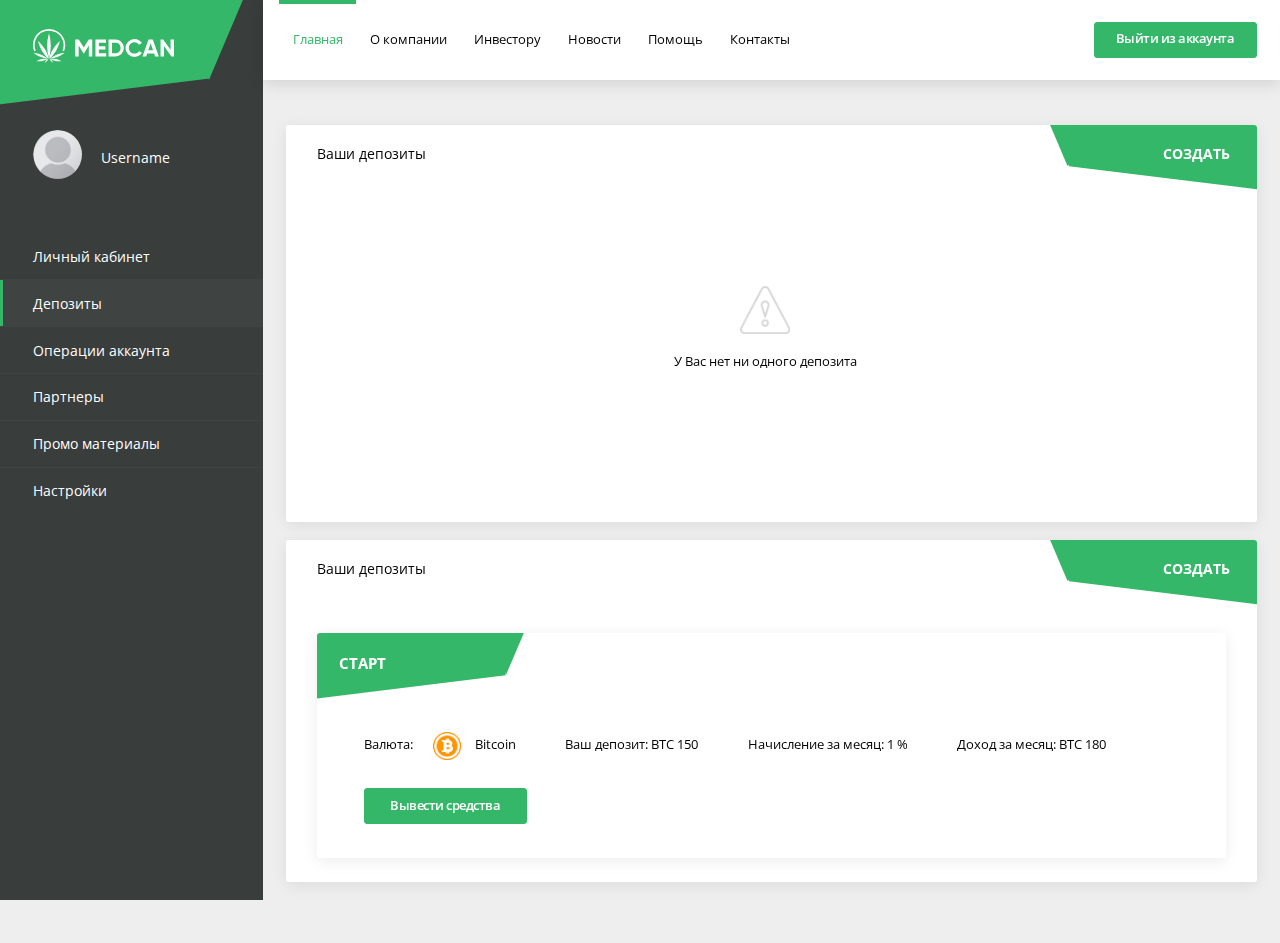
<file: cabinet-deposits.html>
<!DOCTYPE html>
<html lang="ru" class="cabinet">
    <head>
        <meta charset="UTF-8">
        <title>Депозиты</title>
        <meta http-equiv="X-UA-Compatible" content="IE=edge">
        <meta name="viewport" content="width=device-width, initial-scale=1.0, maximum-scale=1.0, user-scalable=no">
        <link href="https://fonts.googleapis.com/css?family=Open+Sans:300,300i,400,400i,600,600i,700,700i,800,800i&display=swap&subset=cyrillic" rel="stylesheet">
        <link href="https://fonts.googleapis.com/css?family=Roboto:400,500&display=swap" rel="stylesheet">
        <link rel="stylesheet" href="css/main.css">
    </head>
    <body>
        <div class="page page--bg-color">
            <div class="page__row">
                <div class="page__cell page__cell--fluid">
                    <div class="container">
                        <aside class="sidebar">
                            <div class="sidebar__block" id="sidebar__block">
                                <div class="sidebar__brand">
                                    <a href="#" class="sidebar__brand-link">
                                        <img src="img/svg/logo.svg" alt="Brand" class="sidebar__brand-picture">
                                    </a>
                                </div>
                                <div class="sidebar__indent">
                                    <div class="user">
                                        <a href="#"  class="user__link">
                                            <span class="user__avatar">
                                                <img src="img/user.png" alt="Username" class="user__picture">
                                            </span>
                                            <span class="user__name">Username</span>
                                        </a>
                                        <a href="#" class="user__btn btn btn--default btn--sm">Выйти</a>
                                    </div>
                                </div>
                                <ul class="menu">
                                    <li class="menu__item">
                                        <a href="#" class="menu__link">Личный кабинет</a>
                                    </li>
                                    <li class="menu__item">
                                        <a href="#" class="menu__link menu__link--active">Депозиты</a>
                                    </li>
                                    <li class="menu__item">
                                        <a href="#" class="menu__link">Операции аккаунта</a>
                                    </li>
                                    <li class="menu__item">
                                        <a href="#" class="menu__link">Партнеры</a>
                                    </li>
                                    <li class="menu__item">
                                        <a href="#" class="menu__link">Промо материалы</a>
                                    </li>
                                    <li class="menu__item">
                                        <a href="#" class="menu__link">Настройки</a>
                                    </li>
                                </ul>
                                <ul class="menu menu--hidden">
                                    <li class="menu__item">
                                        <a href="#" class="menu__link menu__link--active">Главная</a>
                                    </li>
                                    <li class="menu__item">
                                        <a href="#" class="menu__link">О компании</a>
                                    </li>
                                    <li class="menu__item">
                                        <a href="#" class="menu__link">Инвестору</a>
                                    </li>
                                    <li class="menu__item">
                                        <a href="#" class="menu__link">Новости</a>
                                    </li>
                                    <li class="menu__item">
                                        <a href="#" class="menu__link">Помощь</a>
                                    </li>
                                    <li class="menu__item">
                                        <a href="#" class="menu__link">Контакты</a>
                                    </li>
                                </ul>
                            </div>
                        </aside>
                        <main class="main">
                            <header class="header">
                                <div class="header__mid">
                                    <div class="header__block">
                                        <div class="header__button btn-nav" data-target="#sidebar__block">
                                            <button type="button" class="btn-nav__wrapper">
                                                <span class="btn-nav__line btn-nav__line--header"></span>
                                                <span class="btn-nav__line btn-nav__line--header"></span>
                                                <span class="btn-nav__line btn-nav__line--header"></span>
                                                <span class="btn-nav__line btn-nav__line--header"></span>
                                                <span class="btn-nav__line btn-nav__line--header"></span>
                                                <span class="btn-nav__line btn-nav__line--header"></span>
                                            </button>
                                        </div>
                                        <ul class="header__menu">
                                            <li class="header__menu-item">
                                                <a href="#" class="header__menu-link header__menu-link--active">Главная</a>
                                            </li>
                                            <li class="header__menu-item">
                                                <a href="#" class="header__menu-link">О компании</a>
                                            </li>
                                            <li class="header__menu-item">
                                                <a href="#" class="header__menu-link">Инвестору</a>
                                            </li>
                                            <li class="header__menu-item">
                                                <a href="#" class="header__menu-link">Новости</a>
                                            </li>
                                            <li class="header__menu-item">
                                                <a href="#" class="header__menu-link">Помощь</a>
                                            </li>
                                            <li class="header__menu-item">
                                                <a href="#" class="header__menu-link">Контакты</a>
                                            </li>
                                        </ul>
                                        <span class="header__overlay overlay" data-target="#sidebar__block"></span>
                                        <div class="header__brand">
                                            <a href="#" class="header__brand-link">
                                                <img src="img/svg/logo-green.svg" alt="brand" class="header__brand-picture">
                                            </a>
                                        </div>
                                        <div class="header__btn">
                                            <a href="#" class="btn btn--default btn--min-width btn--sm" data-btn-text="Выйти">Выйти из аккаунта</a>
                                        </div>
                                    </div>
                                </div>
                            </header>
                            <div class="content">
                                <div class="content__mid">
                                    <div class="boxes">
                                        <div class="box">
                                            <div class="box__shadow">
                                                <div class="box__header">
                                                    <div class="box__top">
                                                        <a href="#deposit" class="box__top-link box__top-link--bold open-modal text-uppercase">Создать</a>
                                                    </div>
                                                    <h5 class="box__title">Ваши депозиты</h5>
                                                </div>
                                                <div class="box__body">
                                                    <div class="info">
                                                        <i class="info__icon"></i>
                                                        <span class="info__text">У Вас нет ни одного депозита</span>
                                                    </div>
                                                </div>
                                            </div>
                                        </div>
                                    </div>
                                    <div class="boxes">
                                        <div class="box">
                                            <div class="box__shadow">
                                                <div class="box__header">
                                                    <div class="box__top">
                                                        <a href="#" class="box__top-link box__top-link--bold text-uppercase">Создать</a>
                                                    </div>
                                                    <h5 class="box__title">Ваши депозиты</h5>
                                                </div>
                                                <div class="box__body">
                                                    <div class="bl">
                                                        <div class="bl__header">
                                                            <h5 class="bl__title">СТАРТ</h5>
                                                        </div>
                                                        <div class="bl__body">
                                                            <div class="bl__data">
                                                                <ul class="bl__items">
                                                                    <li class="bl__item">
                                                                        <span class="bl__text">Валюта:</span>
                                                                        <span class="bl__span">
                                                                            <span class="bl__icon">
                                                                                <img src="img/wallets/bitcoin.png" alt="bitcoin" class="bl__picture">
                                                                            </span>Bitcoin
                                                                        </span>
                                                                    </li>
                                                                    <li class="bl__item">
                                                                        <span class="bl__span">Ваш депозит: BTC 150</span>
                                                                    </li>
                                                                    <li class="bl__item">
                                                                        <span class="bl__span">Начисление за месяц: 1 %</span>
                                                                    </li>
                                                                    <li class="bl__item">
                                                                        <span class="bl__span">Доход за месяц: BTC 180</span>
                                                                    </li>
                                                                </ul>
                                                            </div>
                                                            <a href="#" class="btn btn--default btn--min-width btn--sm">Вывести средства</a>
                                                        </div>
                                                    </div>
                                                </div>
                                            </div>
                                        </div>
                                    </div>
                                </div>
                            </div>
                        </main>
                    </div>
                </div>
            </div>
        </div>
        <div id="deposit" class="modal">
            <div class="modal__block">
                <div class="modal__content">
                    <div class="modal__in modal__in--deposit">
                        <div class="modal__header">
                            <h3 class="modal__title modal__title--right">Новый депозит</h3>
                            <span class="modal__close"></span>
                        </div>
                        <div class="modal__body">
                            <form action="#" method="post" class="modal__form form form--indent">
                                <p class="form__text">Выберите валюту</p>
                                <ul class="wallet">
                                    <li class="wallet__item">
                                        <label class="wallet__label">
                                            <input type="radio" name="wallet" checked class="wallet__radio">
                                            <span class="wallet__icon">
                                                <img src="img/wallets/wallet-1.png" alt="Bitcoin" class="wallet__picture">
                                            </span>
                                        </label>
                                    </li>
                                    <li class="wallet__item">
                                        <label class="wallet__label">
                                            <input type="radio" name="wallet" class="wallet__radio">
                                            <span class="wallet__icon">
                                                <img src="img/wallets/wallet-2.png" alt="Bitcoin" class="wallet__picture">
                                            </span>
                                        </label>
                                    </li>
                                    <li class="wallet__item">
                                        <label class="wallet__label">
                                            <input type="radio" name="wallet" class="wallet__radio">
                                            <span class="wallet__icon">
                                                <img src="img/wallets/wallet-3.png" alt="Bitcoin" class="wallet__picture">
                                            </span>
                                        </label>
                                    </li>
                                    <li class="wallet__item">
                                        <label class="wallet__label">
                                            <input type="radio" name="wallet" class="wallet__radio">
                                            <span class="wallet__icon">
                                                <img src="img/wallets/wallet-4.png" alt="Bitcoin" class="wallet__picture">
                                            </span>
                                        </label>
                                    </li>
                                    <li class="wallet__item">
                                        <label class="wallet__label">
                                            <input type="radio" name="wallet" class="wallet__radio">
                                            <span class="wallet__icon">
                                                <img src="img/wallets/wallet-5.png" alt="Bitcoin" class="wallet__picture">
                                            </span>
                                        </label>
                                    </li>
                                    <li class="wallet__item">
                                        <label class="wallet__label">
                                            <input type="radio" name="wallet" class="wallet__radio">
                                            <span class="wallet__icon">
                                                <img src="img/wallets/wallet-6.png" alt="Bitcoin" class="wallet__picture">
                                            </span>
                                        </label>
                                    </li>
                                    <li class="wallet__item">
                                        <label class="wallet__label">
                                            <input type="radio" name="wallet" class="wallet__radio">
                                            <span class="wallet__icon">
                                                <img src="img/wallets/wallet-7.png" alt="Bitcoin" class="wallet__picture">
                                            </span>
                                        </label>
                                    </li>
                                    <li class="wallet__item wallet__item--indent">
                                        <label class="wallet__label">
                                            <input type="radio" name="wallet" class="wallet__radio">
                                            <span class="wallet__icon">
                                                <img src="img/wallets/wallet-8.png" alt="Bitcoin" class="wallet__picture">
                                            </span>
                                        </label>
                                    </li>
                                    <li class="wallet__item wallet__item--indent">
                                        <label class="wallet__label">
                                            <input type="radio" name="wallet" class="wallet__radio">
                                            <span class="wallet__icon">
                                                <img src="img/wallets/wallet-9.png" alt="Bitcoin" class="wallet__picture">
                                            </span>
                                        </label>
                                    </li>
                                    <li class="wallet__item">
                                        <label class="wallet__label">
                                            <input type="radio" name="wallet" class="wallet__radio">
                                            <span class="wallet__icon">
                                                <img src="img/wallets/wallet-10.png" alt="Bitcoin" class="wallet__picture">
                                            </span>
                                        </label>
                                    </li>
                                    <li class="wallet__item">
                                        <label class="wallet__label">
                                            <input type="radio" name="wallet" class="wallet__radio">
                                            <span class="wallet__icon">
                                                <img src="img/wallets/wallet-11.png" alt="Bitcoin" class="wallet__picture">
                                            </span>
                                        </label>
                                    </li>
                                </ul>
                                <p class="form__text">Выберите сумму и тариф</p>
                                <div class="form__row form__row--default">
                                    <div class="form__col form__col--2">
                                        <div class="form__group">
                                            <input type="text" name="name" placeholder="Сумма депозита" required class="form__input">
                                        </div>
                                    </div>
                                    <div class="form__col form__col--2">
                                        <div class="form__group">
                                            <select name="select" class="form__select select">
                                                <option value="val1" class="select__option">Выберите тариф</option>
                                                <option value="val1" class="select__option">Тариф Старт</option>
                                                <option value="val1" class="select__option">Тариф Новый</option>
                                                <option value="val1" class="select__option">Тариф Премиум</option>
                                                <option value="val1" class="select__option">Тариф Вип</option>
                                            </select>
                                        </div>
                                    </div>
                                </div>
                                <div class="income">
                                    <span class="income__text">Ваш доход</span>
                                    <span class="income__span">0 BTC</span>
                                </div>
                                <div class="form__btn">
                                    <button type="submit" class="top__btn btn btn--default btn--uppercase btn--md">ОТКРЫТЬ</button>
                                </div>
                            </form>
                        </div>
                    </div>
                    <div class="modal__overlay"></div>
                </div>
            </div>
        </div>
        <!-- Load CSS -->
        <script>
            function loadCSS(hf) {
                var ms=document.createElement("link");ms.rel="stylesheet";
                ms.href=hf;document.getElementsByTagName("head")[0].appendChild(ms);
            }
            loadCSS("libs/fs.selecter/jquery.fs.selecter.min.css");
        </script>
        <!-- Load Scripts -->
        <script>var scr = {"scripts":[
            {"src" : "js/jquery.min.js", "async" : false},
            {"src" : "libs/validate/jquery.validate.min.js", "async" : false},
            {"src" : "libs/mask/jquery.mask.min.js", "async" : false},
            {"src" : "libs/fs.selecter/jquery.fs.selecter.min.js", "async" : false},
            {"src" : "js/common.js", "async" : false},
            ]};!function(t,n,r){"use strict";var c=function(t){if("[object Array]"!==Object.prototype.toString.call(t))return!1;for(var r=0;r<t.length;r++){var c=n.createElement("script"),e=t[r];c.src=e.src,c.async=e.async,n.body.appendChild(c)}return!0};t.addEventListener?t.addEventListener("load",function(){c(r.scripts);},!1):t.attachEvent?t.attachEvent("onload",function(){c(r.scripts)}):t.onload=function(){c(r.scripts)}}(window,document,scr);
        </script>
    </body>
</html>
</file>
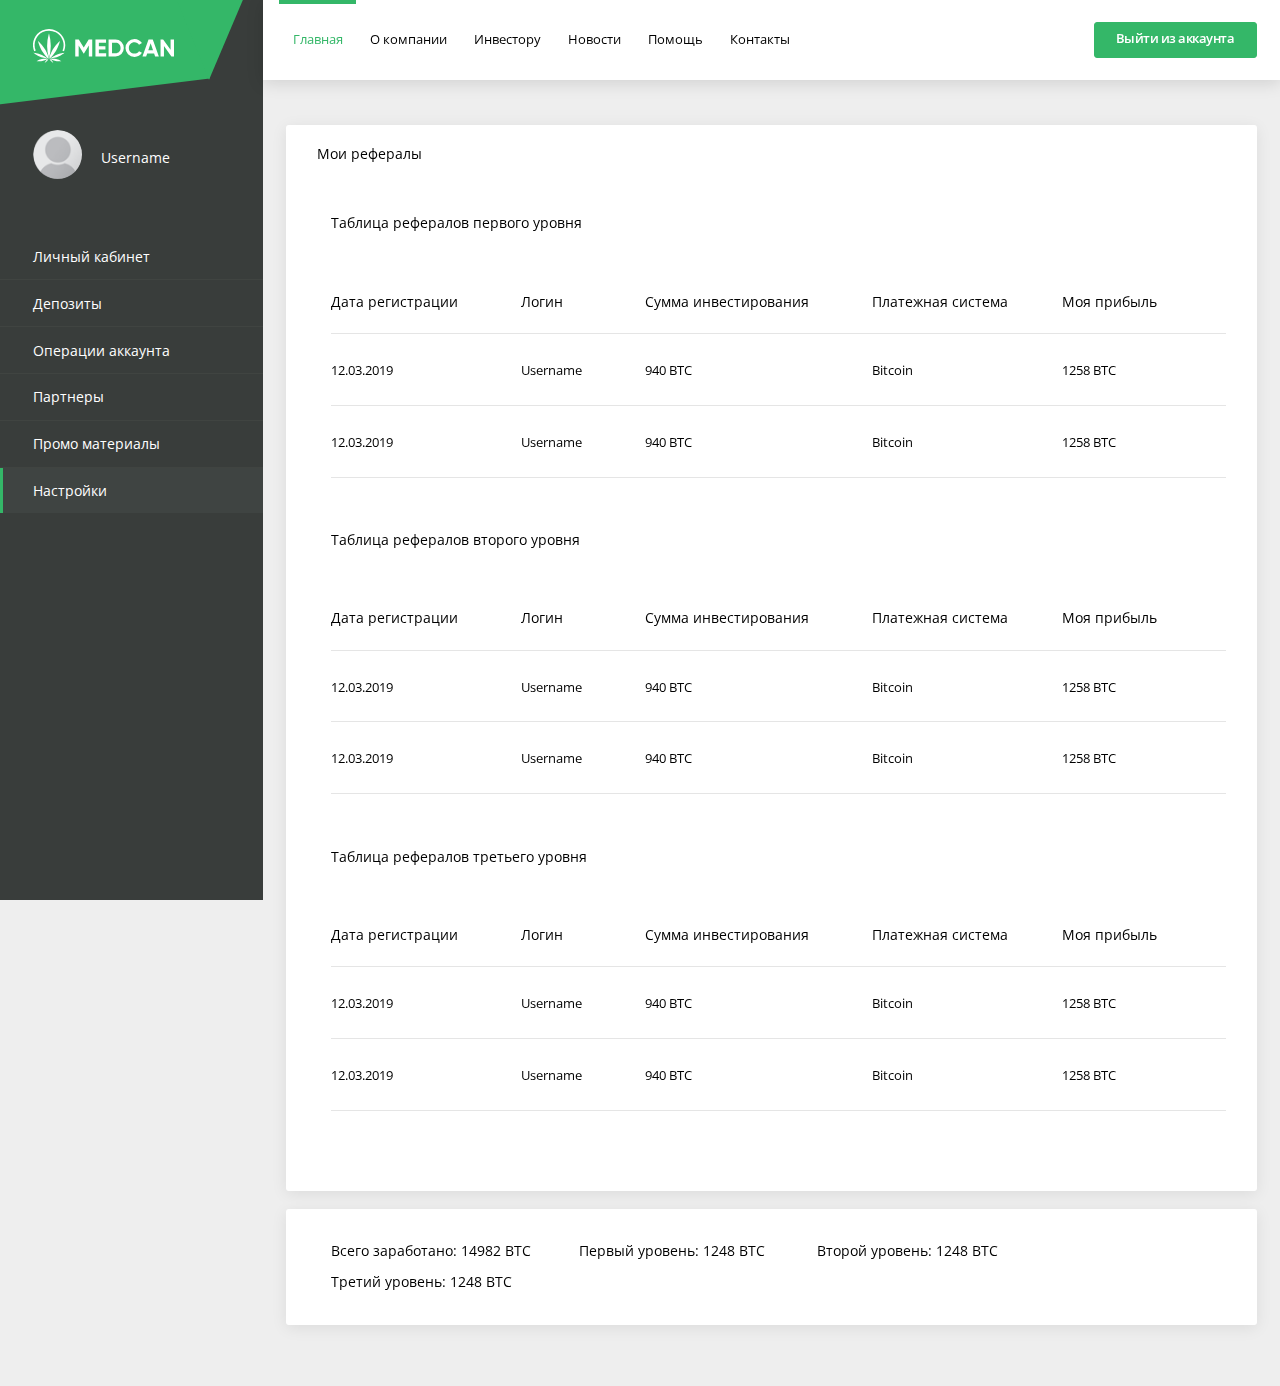
<file: cabinet-partners.html>
<!DOCTYPE html>
<html lang="ru" class="cabinet">
    <head>
        <meta charset="UTF-8">
        <title>Мои рефералы</title>
        <meta http-equiv="X-UA-Compatible" content="IE=edge">
        <meta name="viewport" content="width=device-width, initial-scale=1.0, maximum-scale=1.0, user-scalable=no">
        <link href="https://fonts.googleapis.com/css?family=Open+Sans:300,300i,400,400i,600,600i,700,700i,800,800i&display=swap&subset=cyrillic" rel="stylesheet">
        <link href="https://fonts.googleapis.com/css?family=Roboto:400,500&display=swap" rel="stylesheet">
        <link rel="stylesheet" href="css/main.css">
    </head>
    <body>
        <div class="page page--bg-color">
            <div class="page__row">
                <div class="page__cell page__cell--fluid">
                    <div class="container">
                        <aside class="sidebar">
                            <div class="sidebar__block" id="sidebar__block">
                                <div class="sidebar__brand">
                                    <a href="#" class="sidebar__brand-link">
                                        <img src="img/svg/logo.svg" alt="Brand" class="sidebar__brand-picture">
                                    </a>
                                </div>
                                <div class="sidebar__indent">
                                    <div class="user">
                                        <a href="#"  class="user__link">
                                            <span class="user__avatar">
                                                <img src="img/user.png" alt="Username" class="user__picture">
                                            </span>
                                            <span class="user__name">Username</span>
                                        </a>
                                        <a href="#" class="user__btn btn btn--default btn--sm">Выйти</a>
                                    </div>
                                </div>
                                <ul class="menu">
                                    <li class="menu__item">
                                        <a href="#" class="menu__link">Личный кабинет</a>
                                    </li>
                                    <li class="menu__item">
                                        <a href="#" class="menu__link">Депозиты</a>
                                    </li>
                                    <li class="menu__item">
                                        <a href="#" class="menu__link">Операции аккаунта</a>
                                    </li>
                                    <li class="menu__item">
                                        <a href="#" class="menu__link">Партнеры</a>
                                    </li>
                                    <li class="menu__item">
                                        <a href="#" class="menu__link">Промо материалы</a>
                                    </li>
                                    <li class="menu__item">
                                        <a href="#" class="menu__link menu__link--active">Настройки</a>
                                    </li>
                                </ul>
                                <ul class="menu menu--hidden">
                                    <li class="menu__item">
                                        <a href="#" class="menu__link menu__link--active">Главная</a>
                                    </li>
                                    <li class="menu__item">
                                        <a href="#" class="menu__link">О компании</a>
                                    </li>
                                    <li class="menu__item">
                                        <a href="#" class="menu__link">Инвестору</a>
                                    </li>
                                    <li class="menu__item">
                                        <a href="#" class="menu__link">Новости</a>
                                    </li>
                                    <li class="menu__item">
                                        <a href="#" class="menu__link">Помощь</a>
                                    </li>
                                    <li class="menu__item">
                                        <a href="#" class="menu__link">Контакты</a>
                                    </li>
                                </ul>
                            </div>
                        </aside>
                        <main class="main">
                            <header class="header">
                                <div class="header__mid">
                                    <div class="header__block">
                                        <div class="header__button btn-nav" data-target="#sidebar__block">
                                            <button type="button" class="btn-nav__wrapper">
                                                <span class="btn-nav__line btn-nav__line--header"></span>
                                                <span class="btn-nav__line btn-nav__line--header"></span>
                                                <span class="btn-nav__line btn-nav__line--header"></span>
                                                <span class="btn-nav__line btn-nav__line--header"></span>
                                                <span class="btn-nav__line btn-nav__line--header"></span>
                                                <span class="btn-nav__line btn-nav__line--header"></span>
                                            </button>
                                        </div>
                                        <ul class="header__menu">
                                            <li class="header__menu-item">
                                                <a href="#" class="header__menu-link header__menu-link--active">Главная</a>
                                            </li>
                                            <li class="header__menu-item">
                                                <a href="#" class="header__menu-link">О компании</a>
                                            </li>
                                            <li class="header__menu-item">
                                                <a href="#" class="header__menu-link">Инвестору</a>
                                            </li>
                                            <li class="header__menu-item">
                                                <a href="#" class="header__menu-link">Новости</a>
                                            </li>
                                            <li class="header__menu-item">
                                                <a href="#" class="header__menu-link">Помощь</a>
                                            </li>
                                            <li class="header__menu-item">
                                                <a href="#" class="header__menu-link">Контакты</a>
                                            </li>
                                        </ul>
                                        <span class="header__overlay overlay" data-target="#sidebar__block"></span>
                                        <div class="header__brand">
                                            <a href="#" class="header__brand-link">
                                                <img src="img/svg/logo-green.svg" alt="brand" class="header__brand-picture">
                                            </a>
                                        </div>
                                        <div class="header__btn">
                                            <a href="#" class="btn btn--default btn--min-width btn--sm" data-btn-text="Выйти">Выйти из аккаунта</a>
                                        </div>
                                    </div>
                                </div>
                            </header>
                            <div class="content">
                                <div class="content__mid">
                                    <div class="boxes">
                                        <div class="box">
                                            <div class="box__shadow">
                                                <div class="box__header">
                                                    <h5 class="box__title">Мои рефералы</h5>
                                                </div>
                                                <div class="box__body">
                                                    <div class="box__in">
                                                        <h5 class="box__headline box__headline--indent">Таблица рефералов первого уровня</h5>
                                                        <div class="table-wrapper">
                                                            <table class="table">
                                                                <thead class="table__head">
                                                                    <tr class="table__row">
                                                                        <th class="table__headline" style="width: 255px;">Дата регистрации</th>
                                                                        <th class="table__headline" style="width: 163px;">Логин</th>
                                                                        <th class="table__headline" style="width: 299px;">Сумма инвестирования</th>
                                                                        <th class="table__headline" style="width: 266px;">Платежная система</th>
                                                                        <th class="table__headline" style="width: 230px;">Моя прибыль</th>
                                                                    </tr>
                                                                </thead>
                                                                <tbody class="table__body">
                                                                    <tr class="table__row">
                                                                        <td class="table__cell">12.03.2019</td>
                                                                        <td class="table__cell">Username</td>
                                                                        <td class="table__cell">940 BTC</td>
                                                                        <td class="table__cell">Bitcoin</td>
                                                                        <td class="table__cell">1258 BTC</td>
                                                                    </tr>
                                                                    <tr class="table__row">
                                                                        <td class="table__cell">12.03.2019</td>
                                                                        <td class="table__cell">Username</td>
                                                                        <td class="table__cell">940 BTC</td>
                                                                        <td class="table__cell">Bitcoin</td>
                                                                        <td class="table__cell">1258 BTC</td>
                                                                    </tr>
                                                                </tbody>
                                                            </table>
                                                        </div>
                                                        <h5 class="box__headline box__headline--indent">Таблица рефералов второго уровня</h5>
                                                        <div class="table-wrapper">
                                                            <table class="table">
                                                                <thead class="table__head">
                                                                    <tr class="table__row">
                                                                        <th class="table__headline" style="width: 255px;">Дата регистрации</th>
                                                                        <th class="table__headline" style="width: 163px;">Логин</th>
                                                                        <th class="table__headline" style="width: 299px;">Сумма инвестирования</th>
                                                                        <th class="table__headline" style="width: 266px;">Платежная система</th>
                                                                        <th class="table__headline" style="width: 230px;">Моя прибыль</th>
                                                                    </tr>
                                                                </thead>
                                                                <tbody class="table__body">
                                                                    <tr class="table__row">
                                                                        <td class="table__cell">12.03.2019</td>
                                                                        <td class="table__cell">Username</td>
                                                                        <td class="table__cell">940 BTC</td>
                                                                        <td class="table__cell">Bitcoin</td>
                                                                        <td class="table__cell">1258 BTC</td>
                                                                    </tr>
                                                                    <tr class="table__row">
                                                                        <td class="table__cell">12.03.2019</td>
                                                                        <td class="table__cell">Username</td>
                                                                        <td class="table__cell">940 BTC</td>
                                                                        <td class="table__cell">Bitcoin</td>
                                                                        <td class="table__cell">1258 BTC</td>
                                                                    </tr>
                                                                </tbody>
                                                            </table>
                                                        </div>
                                                        <h5 class="box__headline box__headline--indent">Таблица рефералов третьего уровня</h5>
                                                        <div class="table-wrapper">
                                                            <table class="table">
                                                                <thead class="table__head">
                                                                    <tr class="table__row">
                                                                        <th class="table__headline" style="width: 255px;">Дата регистрации</th>
                                                                        <th class="table__headline" style="width: 163px;">Логин</th>
                                                                        <th class="table__headline" style="width: 299px;">Сумма инвестирования</th>
                                                                        <th class="table__headline" style="width: 266px;">Платежная система</th>
                                                                        <th class="table__headline" style="width: 230px;">Моя прибыль</th>
                                                                    </tr>
                                                                </thead>
                                                                <tbody class="table__body">
                                                                    <tr class="table__row">
                                                                        <td class="table__cell">12.03.2019</td>
                                                                        <td class="table__cell">Username</td>
                                                                        <td class="table__cell">940 BTC</td>
                                                                        <td class="table__cell">Bitcoin</td>
                                                                        <td class="table__cell">1258 BTC</td>
                                                                    </tr>
                                                                    <tr class="table__row">
                                                                        <td class="table__cell">12.03.2019</td>
                                                                        <td class="table__cell">Username</td>
                                                                        <td class="table__cell">940 BTC</td>
                                                                        <td class="table__cell">Bitcoin</td>
                                                                        <td class="table__cell">1258 BTC</td>
                                                                    </tr>
                                                                </tbody>
                                                            </table>
                                                        </div>
                                                    </div>
                                                </div>
                                            </div>
                                        </div>
                                    </div>
                                    <div class="boxes">
                                        <div class="box">
                                            <div class="box__shadow">
                                                <div class="box__body">
                                                    <div class="box__in">
                                                        <p class="box__text">
                                                            <span class="box__span">Всего заработано: 14982 BTC</span>
                                                            <span class="box__span">Первый уровень: 1248 BTC</span>
                                                            <span class="box__span">Второй уровень: 1248 BTC</span>
                                                            <span class="box__span">Третий уровень: 1248 BTC</span>
                                                        </p>
                                                    </div>
                                                </div>
                                            </div>
                                        </div>
                                    </div>
                                </div>
                            </div>
                        </main>
                    </div>
                </div>
            </div>
        </div>
        <!-- Load CSS -->
        <script>
            function loadCSS(hf) {
                var ms=document.createElement("link");ms.rel="stylesheet";
                ms.href=hf;document.getElementsByTagName("head")[0].appendChild(ms);
            }
            loadCSS("libs/fs.selecter/jquery.fs.selecter.min.css");
        </script>
        <!-- Load Scripts -->
        <script>var scr = {"scripts":[
            {"src" : "js/jquery.min.js", "async" : false},
            {"src" : "libs/validate/jquery.validate.min.js", "async" : false},
            {"src" : "libs/mask/jquery.mask.min.js", "async" : false},
            {"src" : "libs/fs.selecter/jquery.fs.selecter.min.js", "async" : false},
            {"src" : "js/common.js", "async" : false},
            ]};!function(t,n,r){"use strict";var c=function(t){if("[object Array]"!==Object.prototype.toString.call(t))return!1;for(var r=0;r<t.length;r++){var c=n.createElement("script"),e=t[r];c.src=e.src,c.async=e.async,n.body.appendChild(c)}return!0};t.addEventListener?t.addEventListener("load",function(){c(r.scripts);},!1):t.attachEvent?t.attachEvent("onload",function(){c(r.scripts)}):t.onload=function(){c(r.scripts)}}(window,document,scr);
        </script>
    </body>
</html>
</file>
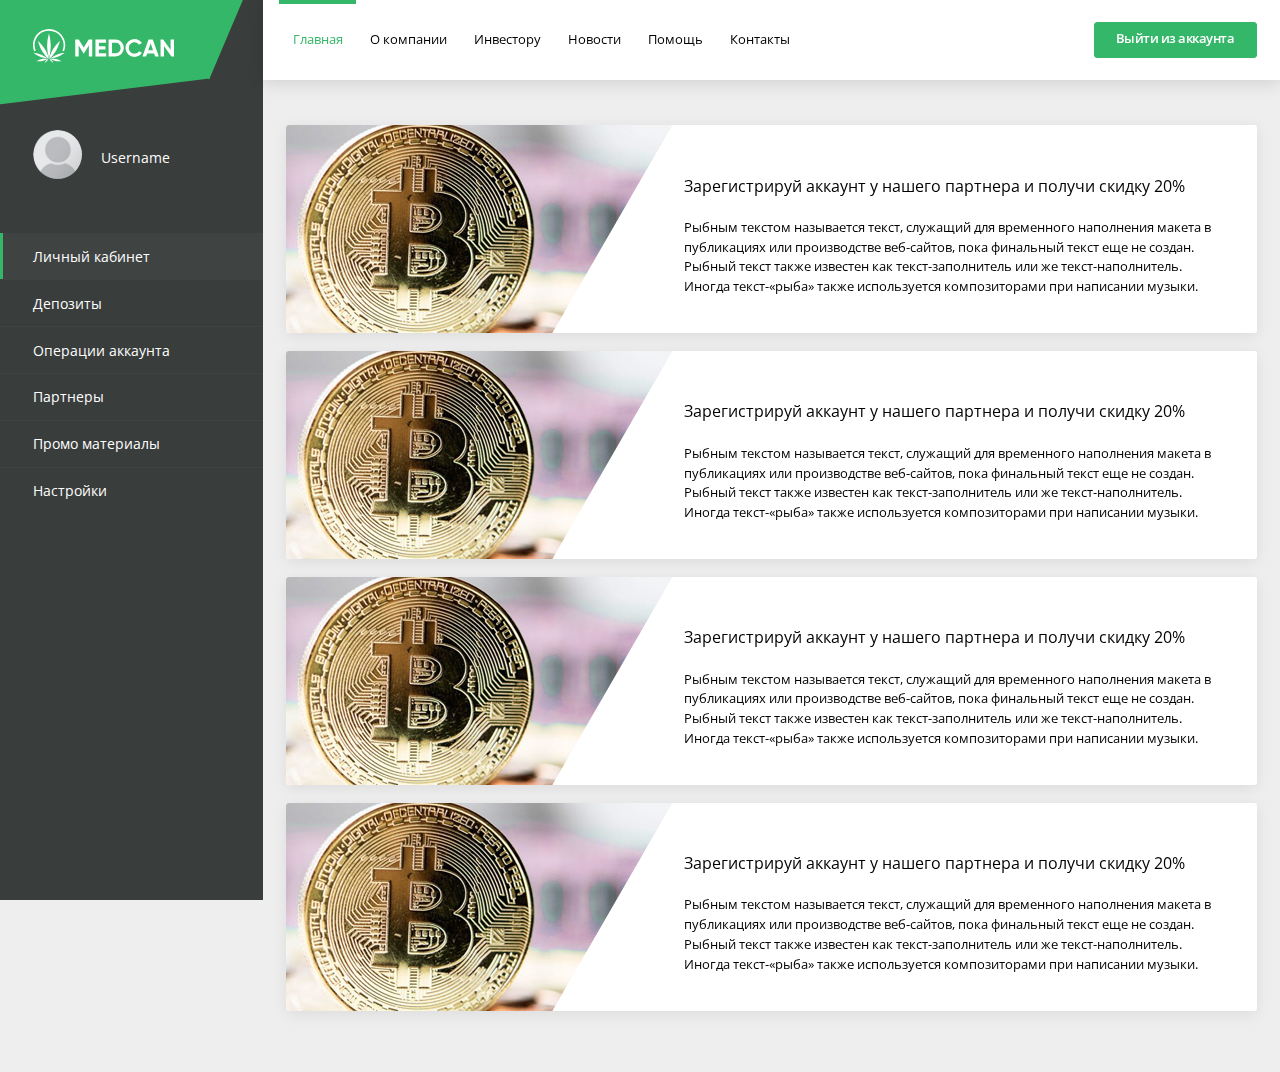
<file: cabinet-promo.html>
<!DOCTYPE html>
<html lang="ru" class="cabinet">
    <head>
        <meta charset="UTF-8">
        <title>Промо материалы</title>
        <meta http-equiv="X-UA-Compatible" content="IE=edge">
        <meta name="viewport" content="width=device-width, initial-scale=1.0, maximum-scale=1.0, user-scalable=no">
        <link href="https://fonts.googleapis.com/css?family=Open+Sans:300,300i,400,400i,600,600i,700,700i,800,800i&display=swap&subset=cyrillic" rel="stylesheet">
        <link rel="stylesheet" href="css/main.css">
    </head>
    <body>
        <div class="page page--bg-color">
            <div class="page__row">
                <div class="page__cell page__cell--fluid">
                    <div class="container">
                        <aside class="sidebar">
                            <div class="sidebar__block" id="sidebar__block">
                                <div class="sidebar__brand">
                                    <a href="#" class="sidebar__brand-link">
                                        <img src="img/svg/logo.svg" alt="Brand" class="sidebar__brand-picture">
                                    </a>
                                </div>
                                <div class="sidebar__indent">
                                    <div class="user">
                                        <a href="#"  class="user__link">
                                            <span class="user__avatar">
                                                <img src="img/user.png" alt="Username" class="user__picture">
                                            </span>
                                            <span class="user__name">Username</span>
                                        </a>
                                        <a href="#" class="user__btn btn btn--default btn--sm">Выйти</a>
                                    </div>
                                </div>
                                <ul class="menu">
                                    <li class="menu__item">
                                        <a href="#" class="menu__link menu__link--active">Личный кабинет</a>
                                    </li>
                                    <li class="menu__item">
                                        <a href="#" class="menu__link">Депозиты</a>
                                    </li>
                                    <li class="menu__item">
                                        <a href="#" class="menu__link">Операции аккаунта</a>
                                    </li>
                                    <li class="menu__item">
                                        <a href="#" class="menu__link">Партнеры</a>
                                    </li>
                                    <li class="menu__item">
                                        <a href="#" class="menu__link">Промо материалы</a>
                                    </li>
                                    <li class="menu__item">
                                        <a href="#" class="menu__link">Настройки</a>
                                    </li>
                                </ul>
                                <ul class="menu menu--hidden">
                                    <li class="menu__item">
                                        <a href="#" class="menu__link menu__link--active">Главная</a>
                                    </li>
                                    <li class="menu__item">
                                        <a href="#" class="menu__link">О компании</a>
                                    </li>
                                    <li class="menu__item">
                                        <a href="#" class="menu__link">Инвестору</a>
                                    </li>
                                    <li class="menu__item">
                                        <a href="#" class="menu__link">Новости</a>
                                    </li>
                                    <li class="menu__item">
                                        <a href="#" class="menu__link">Помощь</a>
                                    </li>
                                    <li class="menu__item">
                                        <a href="#" class="menu__link">Контакты</a>
                                    </li>
                                </ul>
                            </div>
                        </aside>
                        <main class="main">
                            <header class="header">
                                <div class="header__mid">
                                    <div class="header__block">
                                        <div class="header__button btn-nav" data-target="#sidebar__block">
                                            <button type="button" class="btn-nav__wrapper">
                                                <span class="btn-nav__line btn-nav__line--header"></span>
                                                <span class="btn-nav__line btn-nav__line--header"></span>
                                                <span class="btn-nav__line btn-nav__line--header"></span>
                                                <span class="btn-nav__line btn-nav__line--header"></span>
                                                <span class="btn-nav__line btn-nav__line--header"></span>
                                                <span class="btn-nav__line btn-nav__line--header"></span>
                                            </button>
                                        </div>
                                        <ul class="header__menu">
                                            <li class="header__menu-item">
                                                <a href="#" class="header__menu-link header__menu-link--active">Главная</a>
                                            </li>
                                            <li class="header__menu-item">
                                                <a href="#" class="header__menu-link">О компании</a>
                                            </li>
                                            <li class="header__menu-item">
                                                <a href="#" class="header__menu-link">Инвестору</a>
                                            </li>
                                            <li class="header__menu-item">
                                                <a href="#" class="header__menu-link">Новости</a>
                                            </li>
                                            <li class="header__menu-item">
                                                <a href="#" class="header__menu-link">Помощь</a>
                                            </li>
                                            <li class="header__menu-item">
                                                <a href="#" class="header__menu-link">Контакты</a>
                                            </li>
                                        </ul>
                                        <span class="header__overlay overlay" data-target="#sidebar__block"></span>
                                        <div class="header__brand">
                                            <a href="#" class="header__brand-link">
                                                <img src="img/svg/logo-green.svg" alt="brand" class="header__brand-picture">
                                            </a>
                                        </div>
                                        <div class="header__btn">
                                            <a href="#" class="btn btn--default btn--min-width btn--sm" data-btn-text="Выйти">Выйти из аккаунта</a>
                                        </div>
                                    </div>
                                </div>
                            </header>
                            <div class="content">
                                <div class="content__mid">
                                    <div class="boxes">
                                        <div class="box">
                                            <div class="box__shadow">
                                                <div class="promo">
                                                    <div class="promo__block">
                                                        <img src="pic/promo-1.jpg" alt="Зарегистрируй аккаунт у нашего партнера и получи скидку 20%" class="pormo__picture">
                                                    </div>
                                                    <div class="promo__block">
                                                        <div class="promo__content">
                                                            <h5 class="promo__title">
                                                                <a href="#" class="promo__link">Зарегистрируй аккаунт у нашего партнера и получи скидку 20%</a>
                                                            </h5>
                                                            <p class="promo__desc">Рыбным текстом называется текст, служащий для временного наполнения макета в публикациях или производстве веб-сайтов, пока финальный текст еще не создан. Рыбный текст также известен как текст-заполнитель или же текст-наполнитель. Иногда текст-«рыба» также используется композиторами при написании музыки.</p>
                                                        </div>
                                                    </div>
                                                </div>
                                            </div>
                                        </div>
                                        <div class="box">
                                            <div class="box__shadow">
                                                <div class="promo">
                                                    <div class="promo__block">
                                                        <img src="pic/promo-1.jpg" alt="Зарегистрируй аккаунт у нашего партнера и получи скидку 20%" class="pormo__picture">
                                                    </div>
                                                    <div class="promo__block">
                                                        <div class="promo__content">
                                                            <h5 class="promo__title">
                                                                <a href="#" class="promo__link">Зарегистрируй аккаунт у нашего партнера и получи скидку 20%</a>
                                                            </h5>
                                                            <p class="promo__desc">Рыбным текстом называется текст, служащий для временного наполнения макета в публикациях или производстве веб-сайтов, пока финальный текст еще не создан. Рыбный текст также известен как текст-заполнитель или же текст-наполнитель. Иногда текст-«рыба» также используется композиторами при написании музыки.</p>
                                                        </div>
                                                    </div>
                                                </div>
                                            </div>
                                        </div>
                                        <div class="box">
                                            <div class="box__shadow">
                                                <div class="promo">
                                                    <div class="promo__block">
                                                        <img src="pic/promo-1.jpg" alt="Зарегистрируй аккаунт у нашего партнера и получи скидку 20%" class="pormo__picture">
                                                    </div>
                                                    <div class="promo__block">
                                                        <div class="promo__content">
                                                            <h5 class="promo__title">
                                                                <a href="#" class="promo__link">Зарегистрируй аккаунт у нашего партнера и получи скидку 20%</a>
                                                            </h5>
                                                            <p class="promo__desc">Рыбным текстом называется текст, служащий для временного наполнения макета в публикациях или производстве веб-сайтов, пока финальный текст еще не создан. Рыбный текст также известен как текст-заполнитель или же текст-наполнитель. Иногда текст-«рыба» также используется композиторами при написании музыки.</p>
                                                        </div>
                                                    </div>
                                                </div>
                                            </div>
                                        </div>
                                        <div class="box">
                                            <div class="box__shadow">
                                                <div class="promo">
                                                    <div class="promo__block">
                                                        <img src="pic/promo-1.jpg" alt="Зарегистрируй аккаунт у нашего партнера и получи скидку 20%" class="pormo__picture">
                                                    </div>
                                                    <div class="promo__block">
                                                        <div class="promo__content">
                                                            <h5 class="promo__title">
                                                                <a href="#" class="promo__link">Зарегистрируй аккаунт у нашего партнера и получи скидку 20%</a>
                                                            </h5>
                                                            <p class="promo__desc">Рыбным текстом называется текст, служащий для временного наполнения макета в публикациях или производстве веб-сайтов, пока финальный текст еще не создан. Рыбный текст также известен как текст-заполнитель или же текст-наполнитель. Иногда текст-«рыба» также используется композиторами при написании музыки.</p>
                                                        </div>
                                                    </div>
                                                </div>
                                            </div>
                                        </div>
                                    </div>
                                </div>
                            </div>
                        </main>
                    </div>
                </div>
            </div>
        </div>
        <!-- Load CSS -->
        <script>
            function loadCSS(hf) {
                var ms=document.createElement("link");ms.rel="stylesheet";
                ms.href=hf;document.getElementsByTagName("head")[0].appendChild(ms);
            }
            loadCSS("libs/fs.selecter/jquery.fs.selecter.min.css");
        </script>
        <!-- Load Scripts -->
        <script>var scr = {"scripts":[
            {"src" : "js/jquery.min.js", "async" : false},
            {"src" : "libs/validate/jquery.validate.min.js", "async" : false},
            {"src" : "libs/mask/jquery.mask.min.js", "async" : false},
            {"src" : "libs/fs.selecter/jquery.fs.selecter.min.js", "async" : false},
            {"src" : "js/common.js", "async" : false},
            ]};!function(t,n,r){"use strict";var c=function(t){if("[object Array]"!==Object.prototype.toString.call(t))return!1;for(var r=0;r<t.length;r++){var c=n.createElement("script"),e=t[r];c.src=e.src,c.async=e.async,n.body.appendChild(c)}return!0};t.addEventListener?t.addEventListener("load",function(){c(r.scripts);},!1):t.attachEvent?t.attachEvent("onload",function(){c(r.scripts)}):t.onload=function(){c(r.scripts)}}(window,document,scr);
        </script>
    </body>
</html>
</file>
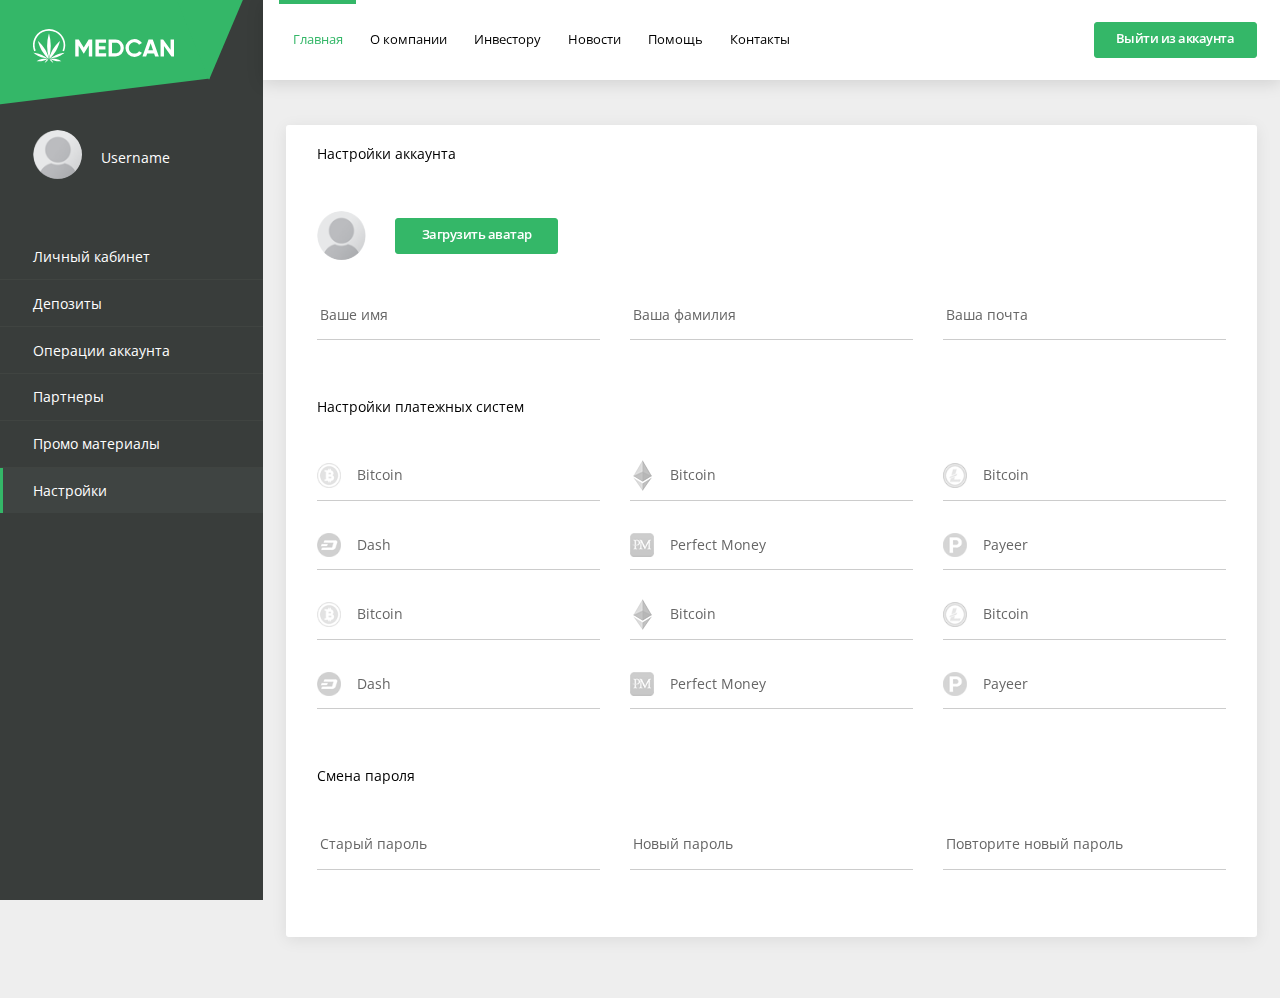
<file: cabinet-settings.html>
<!DOCTYPE html>
<html lang="ru" class="cabinet">
    <head>
        <meta charset="UTF-8">
        <title>Настройки аккаунта</title>
        <meta http-equiv="X-UA-Compatible" content="IE=edge">
        <meta name="viewport" content="width=device-width, initial-scale=1.0, maximum-scale=1.0, user-scalable=no">
        <link href="https://fonts.googleapis.com/css?family=Open+Sans:300,300i,400,400i,600,600i,700,700i,800,800i&display=swap&subset=cyrillic" rel="stylesheet">
        <link href="https://fonts.googleapis.com/css?family=Roboto:400,500&display=swap" rel="stylesheet">
        <link rel="stylesheet" href="css/main.css">
    </head>
    <body>
        <div class="page page--bg-color">
            <div class="page__row">
                <div class="page__cell page__cell--fluid">
                    <div class="container">
                        <aside class="sidebar">
                            <div class="sidebar__block" id="sidebar__block">
                                <div class="sidebar__brand">
                                    <a href="#" class="sidebar__brand-link">
                                        <img src="img/svg/logo.svg" alt="Brand" class="sidebar__brand-picture">
                                    </a>
                                </div>
                                <div class="sidebar__indent">
                                    <div class="user">
                                        <a href="#"  class="user__link">
                                            <span class="user__avatar">
                                                <img src="img/user.png" alt="Username" class="user__picture">
                                            </span>
                                            <span class="user__name">Username</span>
                                        </a>
                                        <a href="#" class="user__btn btn btn--default btn--sm">Выйти</a>
                                    </div>
                                </div>
                                <ul class="menu">
                                    <li class="menu__item">
                                        <a href="#" class="menu__link">Личный кабинет</a>
                                    </li>
                                    <li class="menu__item">
                                        <a href="#" class="menu__link">Депозиты</a>
                                    </li>
                                    <li class="menu__item">
                                        <a href="#" class="menu__link">Операции аккаунта</a>
                                    </li>
                                    <li class="menu__item">
                                        <a href="#" class="menu__link">Партнеры</a>
                                    </li>
                                    <li class="menu__item">
                                        <a href="#" class="menu__link">Промо материалы</a>
                                    </li>
                                    <li class="menu__item">
                                        <a href="#" class="menu__link menu__link--active">Настройки</a>
                                    </li>
                                </ul>
                                <ul class="menu menu--hidden">
                                    <li class="menu__item">
                                        <a href="#" class="menu__link menu__link--active">Главная</a>
                                    </li>
                                    <li class="menu__item">
                                        <a href="#" class="menu__link">О компании</a>
                                    </li>
                                    <li class="menu__item">
                                        <a href="#" class="menu__link">Инвестору</a>
                                    </li>
                                    <li class="menu__item">
                                        <a href="#" class="menu__link">Новости</a>
                                    </li>
                                    <li class="menu__item">
                                        <a href="#" class="menu__link">Помощь</a>
                                    </li>
                                    <li class="menu__item">
                                        <a href="#" class="menu__link">Контакты</a>
                                    </li>
                                </ul>
                            </div>
                        </aside>
                        <main class="main">
                            <header class="header">
                                <div class="header__mid">
                                    <div class="header__block">
                                        <div class="header__button btn-nav" data-target="#sidebar__block">
                                            <button type="button" class="btn-nav__wrapper">
                                                <span class="btn-nav__line btn-nav__line--header"></span>
                                                <span class="btn-nav__line btn-nav__line--header"></span>
                                                <span class="btn-nav__line btn-nav__line--header"></span>
                                                <span class="btn-nav__line btn-nav__line--header"></span>
                                                <span class="btn-nav__line btn-nav__line--header"></span>
                                                <span class="btn-nav__line btn-nav__line--header"></span>
                                            </button>
                                        </div>
                                        <ul class="header__menu">
                                            <li class="header__menu-item">
                                                <a href="#" class="header__menu-link header__menu-link--active">Главная</a>
                                            </li>
                                            <li class="header__menu-item">
                                                <a href="#" class="header__menu-link">О компании</a>
                                            </li>
                                            <li class="header__menu-item">
                                                <a href="#" class="header__menu-link">Инвестору</a>
                                            </li>
                                            <li class="header__menu-item">
                                                <a href="#" class="header__menu-link">Новости</a>
                                            </li>
                                            <li class="header__menu-item">
                                                <a href="#" class="header__menu-link">Помощь</a>
                                            </li>
                                            <li class="header__menu-item">
                                                <a href="#" class="header__menu-link">Контакты</a>
                                            </li>
                                        </ul>
                                        <span class="header__overlay overlay" data-target="#sidebar__block"></span>
                                        <div class="header__brand">
                                            <a href="#" class="header__brand-link">
                                                <img src="img/svg/logo-green.svg" alt="brand" class="header__brand-picture">
                                            </a>
                                        </div>
                                        <div class="header__btn">
                                            <a href="#" class="btn btn--default btn--min-width btn--sm" data-btn-text="Выйти">Выйти из аккаунта</a>
                                        </div>
                                    </div>
                                </div>
                            </header>
                            <div class="content">
                                <div class="content__mid">
                                    <div class="boxes">
                                        <div class="box">
                                            <div class="box__shadow">
                                                <div class="box__body">
                                                    <form action="#" method="post" class="form">
                                                        <h5 class="form__headline">Настройки аккаунта</h5>
                                                        <div class="user user--form">
                                                            <a href="#"  class="user__link">
                                                                <span class="user__avatar">
                                                                    <img src="img/user.png" alt="Username" class="user__picture">
                                                                </span>
                                                            </a>
                                                            <a href="#" class="btn btn--default btn--sm btn--upload">Загрузить аватар
                                                                <input type="file" class="uploader" name="file[]" multiple="multiple">
                                                            </a>
                                                        </div>
                                                        <div class="form__row">
                                                            <div class="form__col form__col--3">
                                                                <div class="form__group">
                                                                    <input type="text" name="name" placeholder="Ваше имя" required class="form__input form__input--default">
                                                                </div>
                                                            </div>
                                                            <div class="form__col form__col--3">
                                                                <div class="form__group">
                                                                    <input type="text" name="name" placeholder="Ваша фамилия" required class="form__input form__input--default">
                                                                </div>
                                                            </div>
                                                            <div class="form__col form__col--3">
                                                                <div class="form__group">
                                                                    <input type="text" name="name" placeholder="Ваша почта" required class="form__input form__input--default">
                                                                </div>
                                                            </div>
                                                        </div>
                                                        <h5 class="form__headline">Настройки платежных систем</h5>
                                                        <div class="form__row">
                                                            <div class="form__col form__col--3">
                                                                <div class="form__group">
                                                                    <span class="form__icon">
                                                                        <img src="img/wallets/bitcoin.png" alt="bitcoin" class="grayscale">
                                                                    </span>
                                                                    <input type="text" name="name" placeholder="Bitcoin" required class="form__input form__input--default">
                                                                </div>
                                                            </div>
                                                            <div class="form__col form__col--3">
                                                                <div class="form__group">
                                                                    <span class="form__icon">
                                                                        <img src="img/wallets/ethereum.png" alt="ethereum" class="grayscale">
                                                                    </span>
                                                                    <input type="text" name="name" placeholder="Bitcoin" required class="form__input form__input--default">
                                                                </div>
                                                            </div>
                                                            <div class="form__col form__col--3">
                                                                <div class="form__group">
                                                                    <span class="form__icon">
                                                                        <img src="img/wallets/litecoin.png" alt="litecoin" class="grayscale">
                                                                    </span>
                                                                    <input type="text" name="name" placeholder="Bitcoin" required class="form__input form__input--default">
                                                                </div>
                                                            </div>
                                                            <div class="form__col form__col--3">
                                                                <div class="form__group">
                                                                    <span class="form__icon">
                                                                        <img src="img/wallets/dash.png" alt="Dash" class="grayscale">
                                                                    </span>
                                                                    <input type="text" name="name" placeholder="Dash" required class="form__input form__input--default">
                                                                </div>
                                                            </div>
                                                            <div class="form__col form__col--3">
                                                                <div class="form__group">
                                                                    <span class="form__icon">
                                                                        <img src="img/wallets/perfect-money.png" alt="Perfect Money" class="grayscale">
                                                                    </span>
                                                                    <input type="text" name="name" placeholder="Perfect Money" required class="form__input form__input--default">
                                                                </div>
                                                            </div>
                                                            <div class="form__col form__col--3">
                                                                <div class="form__group">
                                                                    <span class="form__icon">
                                                                        <img src="img/wallets/payeer.png" alt="Payeer" class="grayscale">
                                                                    </span>
                                                                    <input type="text" name="name" placeholder="Payeer" required class="form__input form__input--default">
                                                                </div>
                                                            </div>
                                                            <div class="form__col form__col--3">
                                                                <div class="form__group">
                                                                    <span class="form__icon">
                                                                        <img src="img/wallets/bitcoin.png" alt="bitcoin" class="grayscale">
                                                                    </span>
                                                                    <input type="text" name="name" placeholder="Bitcoin" required class="form__input form__input--default">
                                                                </div>
                                                            </div>
                                                            <div class="form__col form__col--3">
                                                                <div class="form__group">
                                                                    <span class="form__icon">
                                                                        <img src="img/wallets/ethereum.png" alt="ethereum" class="grayscale">
                                                                    </span>
                                                                    <input type="text" name="name" placeholder="Bitcoin" required class="form__input form__input--default">
                                                                </div>
                                                            </div>
                                                            <div class="form__col form__col--3">
                                                                <div class="form__group">
                                                                    <span class="form__icon">
                                                                        <img src="img/wallets/litecoin.png" alt="litecoin" class="grayscale">
                                                                    </span>
                                                                    <input type="text" name="name" placeholder="Bitcoin" required class="form__input form__input--default">
                                                                </div>
                                                            </div>
                                                            <div class="form__col form__col--3">
                                                                <div class="form__group">
                                                                    <span class="form__icon">
                                                                        <img src="img/wallets/dash.png" alt="Dash" class="grayscale">
                                                                    </span>
                                                                    <input type="text" name="name" placeholder="Dash" required class="form__input form__input--default">
                                                                </div>
                                                            </div>
                                                            <div class="form__col form__col--3">
                                                                <div class="form__group">
                                                                    <span class="form__icon">
                                                                        <img src="img/wallets/perfect-money.png" alt="Perfect Money" class="grayscale">
                                                                    </span>
                                                                    <input type="text" name="name" placeholder="Perfect Money" required class="form__input form__input--default">
                                                                </div>
                                                            </div>
                                                            <div class="form__col form__col--3">
                                                                <div class="form__group">
                                                                    <span class="form__icon">
                                                                        <img src="img/wallets/payeer.png" alt="Payeer" class="grayscale">
                                                                    </span>
                                                                    <input type="text" name="name" placeholder="Payeer" required class="form__input form__input--default">
                                                                </div>
                                                            </div>
                                                        </div>
                                                        <h5 class="form__headline">Смена пароля</h5>
                                                        <div class="form__row">
                                                            <div class="form__col form__col--3">
                                                                <div class="form__group">
                                                                    <input type="password" name="name" placeholder="Старый пароль" required class="form__input form__input--default">
                                                                </div>
                                                            </div>
                                                            <div class="form__col form__col--3">
                                                                <div class="form__group">
                                                                    <input type="password" name="name" placeholder="Новый пароль" required class="form__input form__input--default">
                                                                </div>
                                                            </div>
                                                            <div class="form__col form__col--3">
                                                                <div class="form__group">
                                                                    <input type="password" name="name" placeholder="Повторите новый пароль" required class="form__input form__input--default">
                                                                </div>
                                                            </div>
                                                        </div>
                                                    </form>
                                                </div>
                                            </div>
                                        </div>
                                    </div>
                                </div>
                            </div>
                        </main>
                    </div>
                </div>
            </div>
        </div>
        <!-- Load CSS -->
        <script>
            function loadCSS(hf) {
                var ms=document.createElement("link");ms.rel="stylesheet";
                ms.href=hf;document.getElementsByTagName("head")[0].appendChild(ms);
            }
            loadCSS("libs/fs.selecter/jquery.fs.selecter.min.css");
        </script>
        <!-- Load Scripts -->
        <script>var scr = {"scripts":[
            {"src" : "js/jquery.min.js", "async" : false},
            {"src" : "libs/validate/jquery.validate.min.js", "async" : false},
            {"src" : "libs/mask/jquery.mask.min.js", "async" : false},
            {"src" : "libs/fs.selecter/jquery.fs.selecter.min.js", "async" : false},
            {"src" : "js/common.js", "async" : false},
            ]};!function(t,n,r){"use strict";var c=function(t){if("[object Array]"!==Object.prototype.toString.call(t))return!1;for(var r=0;r<t.length;r++){var c=n.createElement("script"),e=t[r];c.src=e.src,c.async=e.async,n.body.appendChild(c)}return!0};t.addEventListener?t.addEventListener("load",function(){c(r.scripts);},!1):t.attachEvent?t.attachEvent("onload",function(){c(r.scripts)}):t.onload=function(){c(r.scripts)}}(window,document,scr);
        </script>
    </body>
</html>
</file>
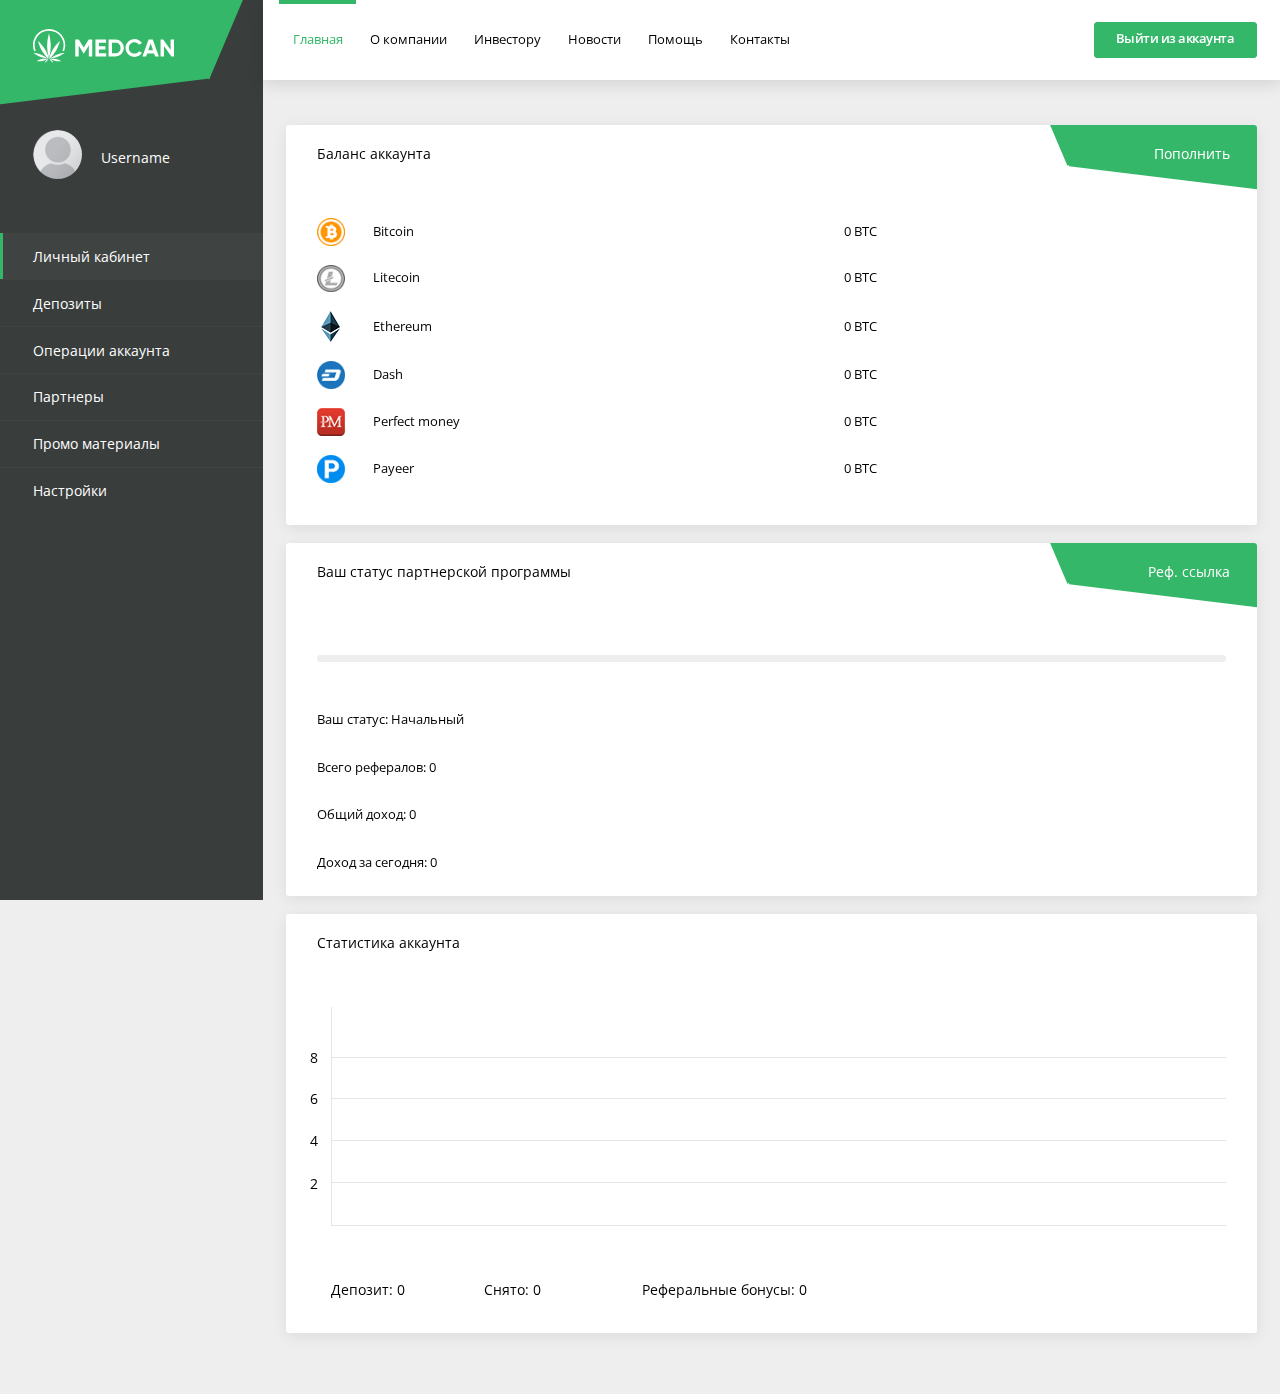
<file: cabinet.html>
<!DOCTYPE html>
<html lang="ru" class="cabinet">
    <head>
        <meta charset="UTF-8">
        <title>Кабинет</title>
        <meta http-equiv="X-UA-Compatible" content="IE=edge">
        <meta name="viewport" content="width=device-width, initial-scale=1.0, maximum-scale=1.0, user-scalable=no">
        <link href="https://fonts.googleapis.com/css?family=Open+Sans:300,300i,400,400i,600,600i,700,700i,800,800i&display=swap&subset=cyrillic" rel="stylesheet">
        <link href="https://fonts.googleapis.com/css?family=Roboto:400,500&display=swap" rel="stylesheet">
        <link rel="stylesheet" href="css/main.css">
    </head>
    <body>
        <div class="page page--bg-color">
            <div class="page__row">
                <div class="page__cell page__cell--fluid">
                    <div class="container">
                        <aside class="sidebar">
                            <div class="sidebar__block" id="sidebar__block">
                                <div class="sidebar__brand">
                                    <a href="#" class="sidebar__brand-link">
                                        <img src="img/svg/logo.svg" alt="Brand" class="sidebar__brand-picture">
                                    </a>
                                </div>
                                <div class="sidebar__indent">
                                    <div class="user">
                                        <a href="#"  class="user__link">
                                            <span class="user__avatar">
                                                <img src="img/user.png" alt="Username" class="user__picture">
                                            </span>
                                            <span class="user__name">Username</span>
                                        </a>
                                        <a href="#" class="user__btn btn btn--default btn--sm">Выйти</a>
                                    </div>
                                </div>
                                <ul class="menu">
                                    <li class="menu__item">
                                        <a href="#" class="menu__link menu__link--active">Личный кабинет</a>
                                    </li>
                                    <li class="menu__item">
                                        <a href="#" class="menu__link">Депозиты</a>
                                    </li>
                                    <li class="menu__item">
                                        <a href="#" class="menu__link">Операции аккаунта</a>
                                    </li>
                                    <li class="menu__item">
                                        <a href="#" class="menu__link">Партнеры</a>
                                    </li>
                                    <li class="menu__item">
                                        <a href="#" class="menu__link">Промо материалы</a>
                                    </li>
                                    <li class="menu__item">
                                        <a href="#" class="menu__link">Настройки</a>
                                    </li>
                                </ul>
                                <ul class="menu menu--hidden">
                                    <li class="menu__item">
                                        <a href="#" class="menu__link menu__link--active">Главная</a>
                                    </li>
                                    <li class="menu__item">
                                        <a href="#" class="menu__link">О компании</a>
                                    </li>
                                    <li class="menu__item">
                                        <a href="#" class="menu__link">Инвестору</a>
                                    </li>
                                    <li class="menu__item">
                                        <a href="#" class="menu__link">Новости</a>
                                    </li>
                                    <li class="menu__item">
                                        <a href="#" class="menu__link">Помощь</a>
                                    </li>
                                    <li class="menu__item">
                                        <a href="#" class="menu__link">Контакты</a>
                                    </li>
                                </ul>
                            </div>
                        </aside>
                        <main class="main">
                            <header class="header">
                                <div class="header__mid">
                                    <div class="header__block">
                                        <div class="header__button btn-nav" data-target="#sidebar__block">
                                            <button type="button" class="btn-nav__wrapper">
                                                <span class="btn-nav__line btn-nav__line--header"></span>
                                                <span class="btn-nav__line btn-nav__line--header"></span>
                                                <span class="btn-nav__line btn-nav__line--header"></span>
                                                <span class="btn-nav__line btn-nav__line--header"></span>
                                                <span class="btn-nav__line btn-nav__line--header"></span>
                                                <span class="btn-nav__line btn-nav__line--header"></span>
                                            </button>
                                        </div>
                                        <ul class="header__menu">
                                            <li class="header__menu-item">
                                                <a href="#" class="header__menu-link header__menu-link--active">Главная</a>
                                            </li>
                                            <li class="header__menu-item">
                                                <a href="#" class="header__menu-link">О компании</a>
                                            </li>
                                            <li class="header__menu-item">
                                                <a href="#" class="header__menu-link">Инвестору</a>
                                            </li>
                                            <li class="header__menu-item">
                                                <a href="#" class="header__menu-link">Новости</a>
                                            </li>
                                            <li class="header__menu-item">
                                                <a href="#" class="header__menu-link">Помощь</a>
                                            </li>
                                            <li class="header__menu-item">
                                                <a href="#" class="header__menu-link">Контакты</a>
                                            </li>
                                        </ul>
                                        <span class="header__overlay overlay" data-target="#sidebar__block"></span>
                                        <div class="header__brand">
                                            <a href="#" class="header__brand-link">
                                                <img src="img/svg/logo-green.svg" alt="brand" class="header__brand-picture">
                                            </a>
                                        </div>
                                        <div class="header__btn">
                                            <a href="#" class="btn btn--default btn--min-width btn--sm" data-btn-text="Выйти">Выйти из аккаунта</a>
                                        </div>
                                    </div>
                                </div>
                            </header>
                            <div class="content">
                                <div class="content__mid">
                                    <div class="boxes">
                                        <div class="box box--50">
                                            <div class="box__shadow">
                                                <div class="box__header">
                                                    <div class="box__top">
                                                        <a href="#" class="box__top-link">Пополнить</a>
                                                    </div>
                                                    <h5 class="box__title">Баланс аккаунта</h5>
                                                </div>
                                                <div class="box__body">
                                                    <ul class="balance">
                                                        <li class="balance__item">
                                                            <div class="balance__wallet">
                                                                <i class="balance__icon">
                                                                    <img src="img/wallets/bitcoin.png" alt="bitcoin" class="balance__picture">
                                                                </i>
                                                                <span class="balance__name">Bitcoin</span>
                                                            </div>
                                                            <div class="balance__text">0 BTC</div>
                                                        </li>
                                                        <li class="balance__item">
                                                            <div class="balance__wallet">
                                                                <i class="balance__icon">
                                                                    <img src="img/wallets/litecoin.png" alt="litecoin" class="balance__picture">
                                                                </i>
                                                                <span class="balance__name">Litecoin</span>
                                                            </div>
                                                            <div class="balance__text">0 BTC</div>
                                                        </li>
                                                        <li class="balance__item">
                                                            <div class="balance__wallet">
                                                                <i class="balance__icon">
                                                                    <img src="img/wallets/ethereum.png" alt="ethereum" class="balance__picture">
                                                                </i>
                                                                <span class="balance__name">Ethereum</span>
                                                            </div>
                                                            <div class="balance__text">0 BTC</div>
                                                        </li>
                                                        <li class="balance__item">
                                                            <div class="balance__wallet">
                                                                <i class="balance__icon">
                                                                    <img src="img/wallets/dash.png" alt="dash" class="balance__picture">
                                                                </i>
                                                                <span class="balance__name">Dash</span>
                                                            </div>
                                                            <div class="balance__text">0 BTC</div>
                                                        </li>
                                                        <li class="balance__item">
                                                            <div class="balance__wallet">
                                                                <i class="balance__icon">
                                                                    <img src="img/wallets/perfect-money.png" alt="Perfect money" class="balance__picture">
                                                                </i>
                                                                <span class="balance__name">Perfect money</span>
                                                            </div>
                                                            <div class="balance__text">0 BTC</div>
                                                        </li>
                                                        <li class="balance__item">
                                                            <div class="balance__wallet">
                                                                <i class="balance__icon">
                                                                    <img src="img/wallets/payeer.png" alt="payeer" class="balance__picture">
                                                                </i>
                                                                <span class="balance__name">Payeer</span>
                                                            </div>
                                                            <div class="balance__text">0 BTC</div>
                                                        </li>
                                                    </ul>
                                                </div>
                                            </div>
                                        </div>
                                        <div class="box box--50">
                                            <div class="box__shadow">
                                                <div class="box__header">
                                                    <div class="box__top">
                                                        <a href="#" class="box__top-link">Реф. ссылка</a>
                                                    </div>
                                                    <h5 class="box__title">Ваш статус партнерской программы</h5>
                                                </div>
                                                <div class="box__body">
                                                    <hr class="box__hr">
                                                    <ul class="status">
                                                        <li class="status__item">
                                                            <span class="status__text">Ваш статус: Начальный</span>
                                                        </li>
                                                        <li class="status__item">
                                                            <span class="status__text">Всего рефералов: 0</span>
                                                        </li>
                                                        <li class="status__item">
                                                            <span class="status__text">Общий доход: 0</span>
                                                        </li>
                                                        <li class="status__item">
                                                            <span class="status__text">Доход за сегодня: 0</span>
                                                        </li>
                                                    </ul>
                                                </div>
                                            </div>
                                        </div>
                                    </div>
                                    <div class="boxes">
                                        <div class="box">
                                            <div class="box__shadow">
                                                <div class="box__header">
                                                    <h5 class="box__title">Статистика аккаунта</h5>
                                                </div>
                                                <div class="box__body">
                                                    <div class="box__in">
                                                        <div class="statistics">
                                                            <ul class="statistics__list">
                                                                <li class="statistics__item">
                                                                    <span class="statistics__num">8</span>
                                                                </li>
                                                                <li class="statistics__item">
                                                                    <span class="statistics__num">6</span>
                                                                </li>
                                                                <li class="statistics__item">
                                                                    <span class="statistics__num">4</span>
                                                                </li>
                                                                <li class="statistics__item">
                                                                    <span class="statistics__num">2</span>
                                                                </li>
                                                            </ul>
                                                        </div>
                                                        <p class="box__text">
                                                            <span class="box__span">Депозит: 0</span>
                                                            <span class="box__span">Снято: 0</span>
                                                            <span class="box__span">Реферальные бонусы: 0</span>
                                                        </p>
                                                    </div>
                                                </div>
                                            </div>
                                        </div>
                                    </div>
                                </div>
                            </div>
                        </main>
                    </div>
                </div>
            </div>
        </div>
        <!-- Load CSS -->
        <script>
            function loadCSS(hf) {
                var ms=document.createElement("link");ms.rel="stylesheet";
                ms.href=hf;document.getElementsByTagName("head")[0].appendChild(ms);
            }
            loadCSS("libs/fs.selecter/jquery.fs.selecter.min.css");
        </script>
        <!-- Load Scripts -->
        <script>var scr = {"scripts":[
            {"src" : "js/jquery.min.js", "async" : false},
            {"src" : "libs/validate/jquery.validate.min.js", "async" : false},
            {"src" : "libs/mask/jquery.mask.min.js", "async" : false},
            {"src" : "libs/fs.selecter/jquery.fs.selecter.min.js", "async" : false},
            {"src" : "js/common.js", "async" : false},
            ]};!function(t,n,r){"use strict";var c=function(t){if("[object Array]"!==Object.prototype.toString.call(t))return!1;for(var r=0;r<t.length;r++){var c=n.createElement("script"),e=t[r];c.src=e.src,c.async=e.async,n.body.appendChild(c)}return!0};t.addEventListener?t.addEventListener("load",function(){c(r.scripts);},!1):t.attachEvent?t.attachEvent("onload",function(){c(r.scripts)}):t.onload=function(){c(r.scripts)}}(window,document,scr);
        </script>
    </body>
</html>
</file>
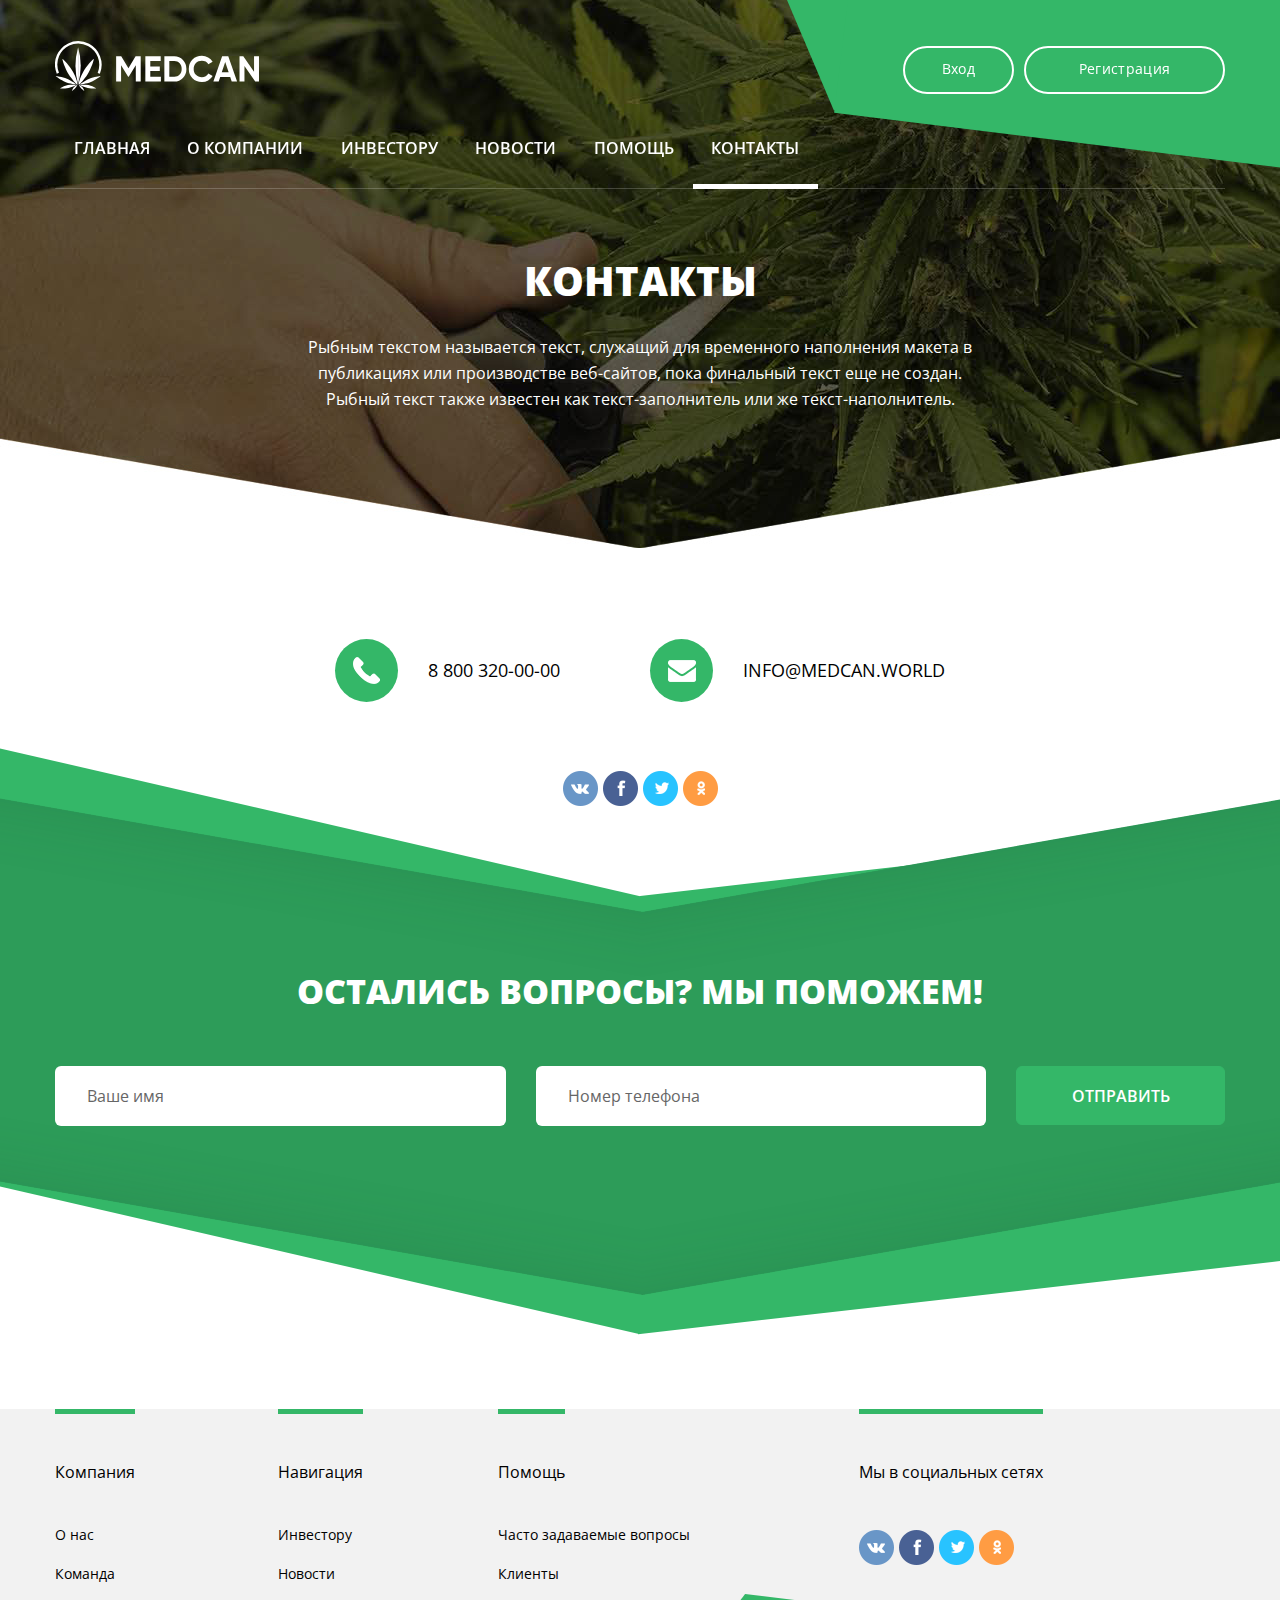
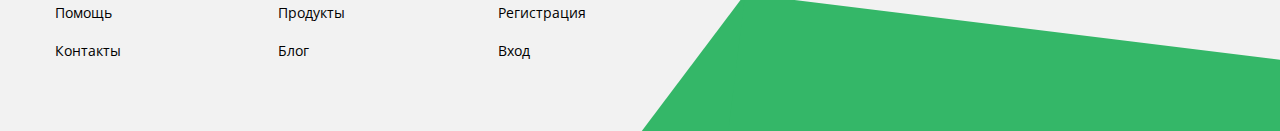
<file: contacts.html>
<!DOCTYPE html>
<html lang="ru">
    <head>
        <meta charset="UTF-8">
        <title>Контакты</title>
        <meta http-equiv="X-UA-Compatible" content="IE=edge">
        <meta name="viewport" content="width=device-width, initial-scale=1.0, maximum-scale=1.0, user-scalable=no">
        <link href="https://fonts.googleapis.com/css?family=Open+Sans:300,300i,400,400i,600,600i,700,700i,800,800i&display=swap&subset=cyrillic" rel="stylesheet">
        <link href="https://fonts.googleapis.com/css?family=Roboto:400,500&display=swap" rel="stylesheet">
        <link rel="stylesheet" href="css/main.css">
    </head>
    <body>
        <div class="page">
            <div class="page__row page__row--wrapper">
                <div class="page__cell page__cell--fluid">
                    <div class="page__row page__row--top" style="background-image: url(img/top-bg-6.jpg);">
                        <div class="page__cell page__cell--fluid">
                            <div class="page__row page__row--nav">
                                <div class="page__cell">
                                    <nav class="nav">
                                        <div class="nav__brand brand">
                                            <a href="index.html" class="brand__link">
                                                <img src="img/svg/logo.svg" alt="Brand" class="brand__picture">
                                            </a>
                                        </div>
                                        <ul class="nav__auth auth">
                                            <li class="auth__item">
                                                <a href="#login" class="auth__btn open-modal">Вход</a>
                                            </li>
                                            <li class="auth__item">
                                                <a href="#registration" class="auth__btn auth__btn--width open-modal">Регистрация</a>
                                            </li>
                                        </ul>
                                        <div class="nav__button btn-nav" data-target="#nav__menu">
                                            <button type="button" class="btn-nav__wrapper">
                                                <span class="btn-nav__line"></span>
                                                <span class="btn-nav__line"></span>
                                                <span class="btn-nav__line"></span>
                                                <span class="btn-nav__line"></span>
                                                <span class="btn-nav__line"></span>
                                                <span class="btn-nav__line"></span>
                                            </button>
                                        </div>
                                        <span class="nav__overlay overlay" data-target="#nav__menu"></span>
                                        <ul class="nav__menu" id="nav__menu">
                                           <li class="nav__button btn-nav btn-nav--close" data-target="#nav__menu">
                                                <button type="button" class="btn-nav__wrapper">
                                                    <span class="btn-nav__line btn-nav__line--active btn-nav__line--close"></span>
                                                    <span class="btn-nav__line btn-nav__line--active btn-nav__line--close"></span>
                                                    <span class="btn-nav__line btn-nav__line--active btn-nav__line--close"></span>
                                                    <span class="btn-nav__line btn-nav__line--active btn-nav__line--close"></span>
                                                    <span class="btn-nav__line btn-nav__line--active btn-nav__line--close"></span>
                                                    <span class="btn-nav__line btn-nav__line--active btn-nav__line--close"></span>
                                                </button>
                                            </li>
                                            <li class="nav__item">
                                                <a href="#" class="nav__link">ГЛАВНАЯ</a>
                                            </li>
                                            <li class="nav__item">
                                                <a href="#" class="nav__link">О КОМПАНИИ</a>
                                            </li>
                                            <li class="nav__item">
                                                <a href="#" class="nav__link">ИНВЕСТОРУ</a>
                                            </li>
                                            <li class="nav__item">
                                                <a href="#" class="nav__link">НОВОСТИ</a>
                                            </li>
                                            <li class="nav__item">
                                                <a href="#" class="nav__link">ПОМОЩЬ</a>
                                            </li>
                                            <li class="nav__item">
                                                <a href="#" class="nav__link nav__link--active">КОНТАКТЫ</a>
                                            </li>
                                        </ul>
                                    </nav>
                                </div>
                            </div>
                            <div class="page__row">
                                <div class="page__cell">
                                    <div class="top">
                                        <div class="top__block top__block--center">
                                            <h1 class="top__title">Контакты</h1>
                                            <p class="top__desc">Рыбным текстом называется текст, служащий для временного наполнения макета в публикациях или производстве веб-сайтов, пока финальный текст еще не создан. Рыбный текст также известен как текст-заполнитель или же текст-наполнитель.</p>
                                        </div>
                                    </div>
                                </div>
                            </div>
                        </div>
                    </div>
                    <div class="page__row">
                        <div class="page__cell">
                            <div class="section section--content">
                                <h2 class="section__title title title--center title--none">&nbsp;</h2>
                                <div class="contacts">
                                    <ul class="contacts__list">
                                        <li class="contacts__item">
                                            <a href="tel:+88003200000" class="contacts__link">
                                                <i class="contacts__icon contacts__icon--tel"></i>8 800 320-00-00
                                            </a>
                                        </li>
                                        <li class="contacts__item">
                                            <a href="mail:INFO@MEDCAN.WORLD" class="contacts__link">
                                                <i class="contacts__icon contacts__icon--email"></i>INFO@MEDCAN.WORLD
                                            </a>
                                        </li>
                                    </ul>
                                    <ul class="contacts__social social social--center">
                                        <li class="social__item">
                                            <a href="#" target="_blank" class="social__link social__link--vk"></a>
                                        </li>
                                        <li class="social__item">
                                            <a href="#" target="_blank" class="social__link social__link--fb"></a>
                                        </li>
                                        <li class="social__item">
                                            <a href="#" target="_blank" class="social__link social__link--tw"></a>
                                        </li>
                                        <li class="social__item">
                                            <a href="#" target="_blank" class="social__link social__link--ok"></a>
                                        </li>
                                    </ul>
                                </div>
                            </div>
                        </div>
                    </div>
                    <div class="page__row page__row--bg-color">
                        <div class="page__cell">
                            <div class="section">
                                <div class="section__bg-primary section__bg-height">
                                    <div class="section__bg-secondary section__bg-height">
                                        <div class="section__bl">
                                            <h2 class="section__title title title--center">Остались вопросы? Мы поможем!</h2>
                                            <form action="#" method="post" class="form">
                                                <div class="form__row form__row--contacts">
                                                    <div class="form__col form__col--contacts">
                                                        <div class="form__group">
                                                            <input type="text" name="name" placeholder="Ваше имя" required class="form__input form__input--background">
                                                        </div>
                                                    </div>
                                                    <div class="form__col form__col--contacts">
                                                        <div class="form__group">
                                                            <input type="tel" name="tel" placeholder="Номер телефона" required class="form__input form__input--background">
                                                        </div>
                                                    </div>
                                                    <div class="form__col form__col--contacts form__col--btn">
                                                        <div class="form__group">
                                                            <button type="submit" class="btn btn--default btn--radius btn--uppercase btn--lg btn--fluid">ОТПРАВИТЬ</button>
                                                        </div>
                                                    </div>
                                                </div>
                                            </form>
                                        </div>
                                    </div>
                                </div>
                            </div>
                        </div>
                    </div>
                </div>
            </div>
            <div class="page__row page__row--footer">
                <div class="page__cell">
                    <div class="footer">
                        <div class="footer__block">
                            <h5 class="footer__title">Компания</h5>
                            <ul class="footer__menu">
                                <li class="footer__menu-item">
                                    <a href="#" class="footer__menu-link">О нас</a>
                                </li>
                                <li class="footer__menu-item">
                                    <a href="#" class="footer__menu-link">Команда</a>
                                </li>
                                <li class="footer__menu-item">
                                    <a href="#" class="footer__menu-link">Помощь</a>
                                </li>
                                <li class="footer__menu-item">
                                    <a href="#" class="footer__menu-link">Контакты</a>
                                </li>
                            </ul>
                        </div>
                        <div class="footer__block">
                            <h5 class="footer__title">Навигация</h5>
                            <ul class="footer__menu">
                                <li class="footer__menu-item">
                                    <a href="#" class="footer__menu-link">Инвестору</a>
                                </li>
                                <li class="footer__menu-item">
                                    <a href="#" class="footer__menu-link">Новости</a>
                                </li>
                                <li class="footer__menu-item">
                                    <a href="#" class="footer__menu-link">Продукты</a>
                                </li>
                                <li class="footer__menu-item">
                                    <a href="#" class="footer__menu-link">Блог</a>
                                </li>
                            </ul>
                        </div>
                        <div class="footer__block">
                            <h5 class="footer__title">Помощь</h5>
                            <ul class="footer__menu">
                                <li class="footer__menu-item">
                                    <a href="#" class="footer__menu-link">Часто задаваемые вопросы</a>
                                </li>
                                <li class="footer__menu-item">
                                    <a href="#" class="footer__menu-link">Клиенты</a>
                                </li>
                                <li class="footer__menu-item">
                                    <a href="#" class="footer__menu-link">Регистрация</a>
                                </li>
                                <li class="footer__menu-item">
                                    <a href="#" class="footer__menu-link">Вход</a>
                                </li>
                            </ul>
                        </div>
                        <div class="footer__block">
                            <h5 class="footer__title">Мы в социальных сетях</h5>
                            <ul class="footer__social social">
                                <li class="social__item">
                                    <a href="#" target="_blank" class="social__link social__link--vk"></a>
                                </li>
                                <li class="social__item">
                                    <a href="#" target="_blank" class="social__link social__link--fb"></a>
                                </li>
                                <li class="social__item">
                                    <a href="#" target="_blank" class="social__link social__link--tw"></a>
                                </li>
                                <li class="social__item">
                                    <a href="#" target="_blank" class="social__link social__link--ok"></a>
                                </li>
                            </ul>
                        </div>
                    </div>
                </div>
            </div>
        </div>
        <div id="login" class="modal">
            <div class="modal__block">
                <div class="modal__content">
                    <div class="modal__in">
                        <div class="modal__header">
                            <h3 class="modal__title">ВХОД</h3>
                            <span class="modal__close"></span>
                        </div>
                        <div class="modal__body">
                            <form action="#" method="post" class="modal__form form">
                                <div class="form__group">
                                    <input type="text" name="name" placeholder="Ваш логин" required class="form__input">
                                </div>
                                <div class="form__group">
                                    <input type="password" name="password" placeholder="Пароль" required class="form__input">
                                </div>
                                <div class="form__group form__group--center form__group--btn">
                                    <button type="submit" class="btn btn--default btn--uppercase btn--md">ВОЙТИ</button>
                                </div>
                                <div class="form__group form__group--center form__group--link">
                                    <a href="#" class="form__link">Я забыл пароль</a>
                                </div>
                            </form>
                        </div>
                    </div>
                    <div class="modal__overlay"></div>
                </div>
            </div>
        </div>
        <div id="registration" class="modal">
            <div class="modal__block">
                <div class="modal__content">
                    <div class="modal__in">
                        <div class="modal__header">
                            <h3 class="modal__title">Регистрация</h3>
                            <span class="modal__close"></span>
                        </div>
                        <div class="modal__body">
                            <form action="#" method="post" class="modal__form form">
                                <div class="form__group">
                                    <input type="text" name="name" placeholder="Ваш логин" required class="form__input">
                                </div>
                                <div class="form__group">
                                    <input type="password" name="password" placeholder="Пароль" required class="form__input">
                                </div>
                                <div class="form__group">
                                    <input type="password" name="password2" placeholder="Повторите пароль" required class="form__input">
                                </div>
                                <div class="form__group form__group--checkbox">
                                    <div class="checkbox">
                                        <label class="checkbox__label">
                                            <input type="checkbox" checked disabled class="checkbox__none">
                                            <i class="checkbox__icon"></i>
                                            <span class="checkbox__text">Я согласен с правилами сайта</span>
                                        </label>
                                    </div>
                                </div>
                                <div class="form__group form__group--center form__group--btn">
                                    <button type="submit" class="btn btn--default btn--uppercase btn--md">Регистрация</button>
                                </div>
                                <div class="form__group form__group--center form__group--link">
                                    <a href="#" class="form__link">Я забыл пароль</a>
                                </div>
                            </form>
                        </div>
                    </div>
                    <div class="modal__overlay"></div>
                </div>
            </div>
        </div>
        <!-- Load CSS -->
        <script>
            function loadCSS(hf) {
                var ms=document.createElement("link");ms.rel="stylesheet";
                ms.href=hf;document.getElementsByTagName("head")[0].appendChild(ms);
            }
            loadCSS("libs/fs.selecter/jquery.fs.selecter.min.css");
        </script>
        <!-- Load Scripts -->
        <script>var scr = {"scripts":[
            {"src" : "js/jquery.min.js", "async" : false},
            {"src" : "libs/validate/jquery.validate.min.js", "async" : false},
            {"src" : "libs/mask/jquery.mask.min.js", "async" : false},
            {"src" : "libs/fs.selecter/jquery.fs.selecter.min.js", "async" : false},
            {"src" : "js/common.js", "async" : false},
            ]};!function(t,n,r){"use strict";var c=function(t){if("[object Array]"!==Object.prototype.toString.call(t))return!1;for(var r=0;r<t.length;r++){var c=n.createElement("script"),e=t[r];c.src=e.src,c.async=e.async,n.body.appendChild(c)}return!0};t.addEventListener?t.addEventListener("load",function(){c(r.scripts);},!1):t.attachEvent?t.attachEvent("onload",function(){c(r.scripts)}):t.onload=function(){c(r.scripts)}}(window,document,scr);
        </script>
    </body>
</html>
</file>
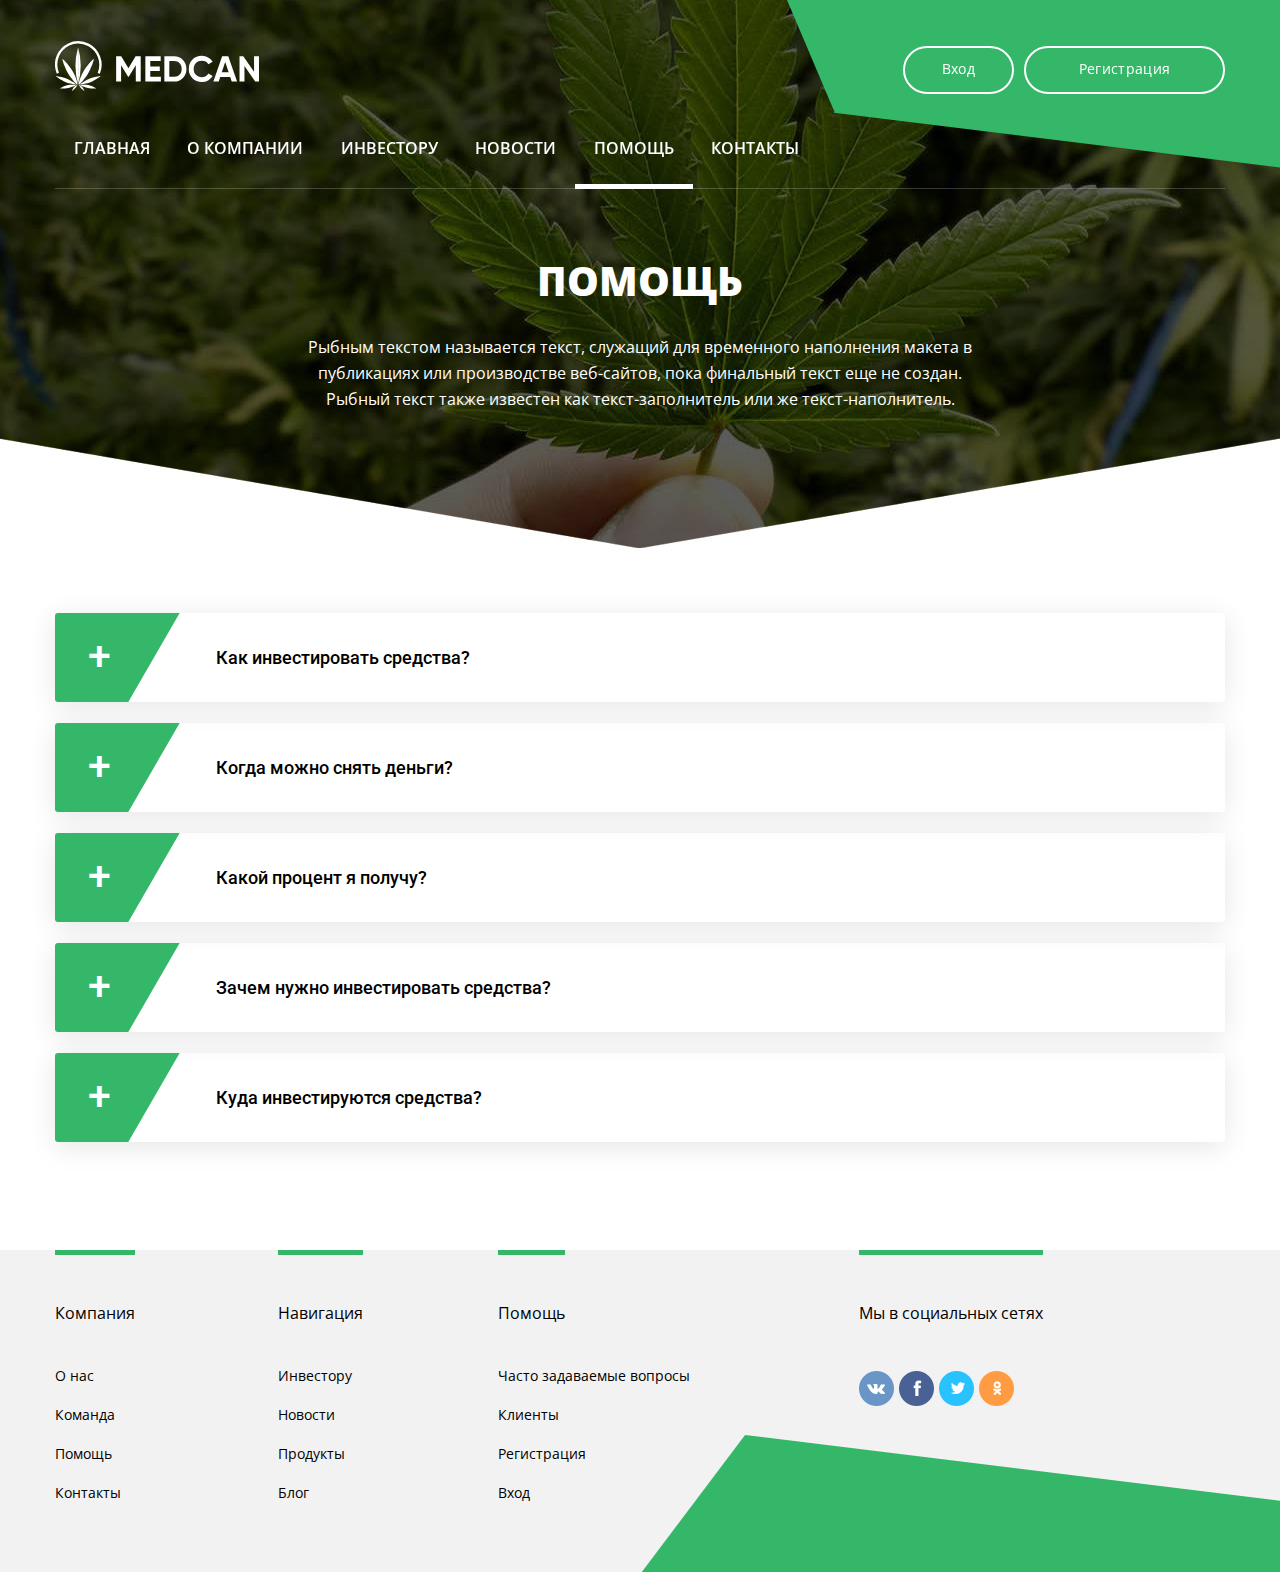
<file: help.html>
<!DOCTYPE html>
<html lang="ru">
    <head>
        <meta charset="UTF-8">
        <title>Помощь</title>
        <meta http-equiv="X-UA-Compatible" content="IE=edge">
        <meta name="viewport" content="width=device-width, initial-scale=1.0, maximum-scale=1.0, user-scalable=no">
        <link href="https://fonts.googleapis.com/css?family=Open+Sans:300,300i,400,400i,600,600i,700,700i,800,800i&display=swap&subset=cyrillic" rel="stylesheet">
        <link href="https://fonts.googleapis.com/css?family=Roboto:400,500&display=swap" rel="stylesheet">
        <link rel="stylesheet" href="css/main.css">
    </head>
    <body>
        <div class="page">
            <div class="page__row page__row--wrapper">
                <div class="page__cell page__cell--fluid">
                    <div class="page__row page__row--top" style="background-image: url(img/top-bg-4.jpg);">
                        <div class="page__cell page__cell--fluid">
                            <div class="page__row page__row--nav">
                                <div class="page__cell">
                                    <nav class="nav">
                                        <div class="nav__brand brand">
                                            <a href="index.html" class="brand__link">
                                                <img src="img/svg/logo.svg" alt="Brand" class="brand__picture">
                                            </a>
                                        </div>
                                        <ul class="nav__auth auth">
                                            <li class="auth__item">
                                                <a href="#login" class="auth__btn open-modal">Вход</a>
                                            </li>
                                            <li class="auth__item">
                                                <a href="#registration" class="auth__btn auth__btn--width open-modal">Регистрация</a>
                                            </li>
                                        </ul>
                                        <div class="nav__button btn-nav" data-target="#nav__menu">
                                            <button type="button" class="btn-nav__wrapper">
                                                <span class="btn-nav__line"></span>
                                                <span class="btn-nav__line"></span>
                                                <span class="btn-nav__line"></span>
                                                <span class="btn-nav__line"></span>
                                                <span class="btn-nav__line"></span>
                                                <span class="btn-nav__line"></span>
                                            </button>
                                        </div>
                                        <span class="nav__overlay overlay" data-target="#nav__menu"></span>
                                        <ul class="nav__menu" id="nav__menu">
                                           <li class="nav__button btn-nav btn-nav--close" data-target="#nav__menu">
                                                <button type="button" class="btn-nav__wrapper">
                                                    <span class="btn-nav__line btn-nav__line--active btn-nav__line--close"></span>
                                                    <span class="btn-nav__line btn-nav__line--active btn-nav__line--close"></span>
                                                    <span class="btn-nav__line btn-nav__line--active btn-nav__line--close"></span>
                                                    <span class="btn-nav__line btn-nav__line--active btn-nav__line--close"></span>
                                                    <span class="btn-nav__line btn-nav__line--active btn-nav__line--close"></span>
                                                    <span class="btn-nav__line btn-nav__line--active btn-nav__line--close"></span>
                                                </button>
                                            </li>
                                            <li class="nav__item">
                                                <a href="#" class="nav__link">ГЛАВНАЯ</a>
                                            </li>
                                            <li class="nav__item">
                                                <a href="#" class="nav__link">О КОМПАНИИ</a>
                                            </li>
                                            <li class="nav__item">
                                                <a href="#" class="nav__link">ИНВЕСТОРУ</a>
                                            </li>
                                            <li class="nav__item">
                                                <a href="#" class="nav__link">НОВОСТИ</a>
                                            </li>
                                            <li class="nav__item">
                                                <a href="#" class="nav__link nav__link--active">ПОМОЩЬ</a>
                                            </li>
                                            <li class="nav__item">
                                                <a href="#" class="nav__link">КОНТАКТЫ</a>
                                            </li>
                                        </ul>
                                    </nav>
                                </div>
                            </div>
                            <div class="page__row">
                                <div class="page__cell">
                                    <div class="top">
                                        <div class="top__block top__block--center">
                                            <h1 class="top__title">ПОМОЩЬ</h1>
                                            <p class="top__desc">Рыбным текстом называется текст, служащий для временного наполнения макета в публикациях или производстве веб-сайтов, пока финальный текст еще не создан. Рыбный текст также известен как текст-заполнитель или же текст-наполнитель.</p>
                                        </div>
                                    </div>
                                </div>
                            </div>
                        </div>
                    </div>
                    <div class="page__row">
                        <div class="page__cell">
                            <div class="section section--content">
                                <h2 class="section__title title title--center title--none">&nbsp;</h2>
                                <div class="help">
                                    <ul class="help__list">
                                        <li class="help__item">
                                            <button class="help__button">
                                                <i class="help__icon"></i>
                                                <span class="help__headline">Как инвестировать средства?</span>
                                            </button>
                                            <div class="help__content">
                                                <div class="help__text">
                                                    <p class="help__p">Рыбным текстом называется текст, служащий для временного наполнения макета в публикациях или производстве веб-сайтов, пока финальный текст еще не создан. Рыбный текст также известен как текст-заполнитель или же текст-наполнитель. Иногда текст-«рыба» также используется композиторами при написа-<br>нии музыки. Они напевают его перед тем, как сочинены соответствующие слова. Уже в 16-том веке рыбные тексты имели широкое распространение у печатников.</p>
                                                </div>
                                            </div>
                                        </li>
                                        <li class="help__item">
                                            <button class="help__button">
                                                <i class="help__icon"></i>
                                                <span class="help__headline">Когда можно снять деньги?</span>
                                            </button>
                                            <div class="help__content">
                                                <div class="help__text">
                                                    <p class="help__p">Рыбным текстом называется текст, служащий для временного наполнения макета в публикациях или производстве веб-сайтов, пока финальный текст еще не создан. Рыбный текст также известен как текст-заполнитель или же текст-наполнитель. Иногда текст-«рыба» также используется композиторами при написа-<br>нии музыки. Они напевают его перед тем, как сочинены соответствующие слова. Уже в 16-том веке рыбные тексты имели широкое распространение у печатников.</p>
                                                </div>
                                            </div>
                                        </li>
                                        <li class="help__item">
                                            <button class="help__button">
                                                <i class="help__icon"></i>
                                                <span class="help__headline">Какой процент я получу?</span>
                                            </button>
                                            <div class="help__content">
                                                <div class="help__text">
                                                    <p class="help__p">Рыбным текстом называется текст, служащий для временного наполнения макета в публикациях или производстве веб-сайтов, пока финальный текст еще не создан. Рыбный текст также известен как текст-заполнитель или же текст-наполнитель. Иногда текст-«рыба» также используется композиторами при написа-<br>нии музыки. Они напевают его перед тем, как сочинены соответствующие слова. Уже в 16-том веке рыбные тексты имели широкое распространение у печатников.</p>
                                                </div>
                                            </div>
                                        </li>
                                        <li class="help__item">
                                            <button class="help__button">
                                                <i class="help__icon"></i>
                                                <span class="help__headline">Зачем нужно инвестировать средства?</span>
                                            </button>
                                            <div class="help__content">
                                                <div class="help__text">
                                                    <p class="help__p">Рыбным текстом называется текст, служащий для временного наполнения макета в публикациях или производстве веб-сайтов, пока финальный текст еще не создан. Рыбный текст также известен как текст-заполнитель или же текст-наполнитель. Иногда текст-«рыба» также используется композиторами при написа-<br>нии музыки. Они напевают его перед тем, как сочинены соответствующие слова. Уже в 16-том веке рыбные тексты имели широкое распространение у печатников.</p>
                                                </div>
                                            </div>
                                        </li>
                                        <li class="help__item">
                                            <button class="help__button">
                                                <i class="help__icon"></i>
                                                <span class="help__headline">Куда инвестируются средства?</span>
                                            </button>
                                            <div class="help__content">
                                                <div class="help__text">
                                                    <p class="help__p">Рыбным текстом называется текст, служащий для временного наполнения макета в публикациях или производстве веб-сайтов, пока финальный текст еще не создан. Рыбный текст также известен как текст-заполнитель или же текст-наполнитель. Иногда текст-«рыба» также используется композиторами при написа-<br>нии музыки. Они напевают его перед тем, как сочинены соответствующие слова. Уже в 16-том веке рыбные тексты имели широкое распространение у печатников.</p>
                                                </div>
                                            </div>
                                        </li>
                                    </ul>
                                </div>
                            </div>
                        </div>
                    </div>
                </div>
            </div>
            <div class="page__row page__row--footer">
                <div class="page__cell">
                    <div class="footer">
                        <div class="footer__block">
                            <h5 class="footer__title">Компания</h5>
                            <ul class="footer__menu">
                                <li class="footer__menu-item">
                                    <a href="#" class="footer__menu-link">О нас</a>
                                </li>
                                <li class="footer__menu-item">
                                    <a href="#" class="footer__menu-link">Команда</a>
                                </li>
                                <li class="footer__menu-item">
                                    <a href="#" class="footer__menu-link">Помощь</a>
                                </li>
                                <li class="footer__menu-item">
                                    <a href="#" class="footer__menu-link">Контакты</a>
                                </li>
                            </ul>
                        </div>
                        <div class="footer__block">
                            <h5 class="footer__title">Навигация</h5>
                            <ul class="footer__menu">
                                <li class="footer__menu-item">
                                    <a href="#" class="footer__menu-link">Инвестору</a>
                                </li>
                                <li class="footer__menu-item">
                                    <a href="#" class="footer__menu-link">Новости</a>
                                </li>
                                <li class="footer__menu-item">
                                    <a href="#" class="footer__menu-link">Продукты</a>
                                </li>
                                <li class="footer__menu-item">
                                    <a href="#" class="footer__menu-link">Блог</a>
                                </li>
                            </ul>
                        </div>
                        <div class="footer__block">
                            <h5 class="footer__title">Помощь</h5>
                            <ul class="footer__menu">
                                <li class="footer__menu-item">
                                    <a href="#" class="footer__menu-link">Часто задаваемые вопросы</a>
                                </li>
                                <li class="footer__menu-item">
                                    <a href="#" class="footer__menu-link">Клиенты</a>
                                </li>
                                <li class="footer__menu-item">
                                    <a href="#" class="footer__menu-link">Регистрация</a>
                                </li>
                                <li class="footer__menu-item">
                                    <a href="#" class="footer__menu-link">Вход</a>
                                </li>
                            </ul>
                        </div>
                        <div class="footer__block">
                            <h5 class="footer__title">Мы в социальных сетях</h5>
                            <ul class="footer__social social">
                                <li class="social__item">
                                    <a href="#" target="_blank" class="social__link social__link--vk"></a>
                                </li>
                                <li class="social__item">
                                    <a href="#" target="_blank" class="social__link social__link--fb"></a>
                                </li>
                                <li class="social__item">
                                    <a href="#" target="_blank" class="social__link social__link--tw"></a>
                                </li>
                                <li class="social__item">
                                    <a href="#" target="_blank" class="social__link social__link--ok"></a>
                                </li>
                            </ul>
                        </div>
                    </div>
                </div>
            </div>
        </div>
        <div id="login" class="modal">
            <div class="modal__block">
                <div class="modal__content">
                    <div class="modal__in">
                        <div class="modal__header">
                            <h3 class="modal__title">ВХОД</h3>
                            <span class="modal__close"></span>
                        </div>
                        <div class="modal__body">
                            <form action="#" method="post" class="modal__form form">
                                <div class="form__group">
                                    <input type="text" name="name" placeholder="Ваш логин" required class="form__input">
                                </div>
                                <div class="form__group">
                                    <input type="password" name="password" placeholder="Пароль" required class="form__input">
                                </div>
                                <div class="form__group form__group--center form__group--btn">
                                    <button type="submit" class="btn btn--default btn--uppercase btn--md">ВОЙТИ</button>
                                </div>
                                <div class="form__group form__group--center form__group--link">
                                    <a href="#" class="form__link">Я забыл пароль</a>
                                </div>
                            </form>
                        </div>
                    </div>
                    <div class="modal__overlay"></div>
                </div>
            </div>
        </div>
        <div id="registration" class="modal">
            <div class="modal__block">
                <div class="modal__content">
                    <div class="modal__in">
                        <div class="modal__header">
                            <h3 class="modal__title">Регистрация</h3>
                            <span class="modal__close"></span>
                        </div>
                        <div class="modal__body">
                            <form action="#" method="post" class="modal__form form">
                                <div class="form__group">
                                    <input type="text" name="name" placeholder="Ваш логин" required class="form__input">
                                </div>
                                <div class="form__group">
                                    <input type="password" name="password" placeholder="Пароль" required class="form__input">
                                </div>
                                <div class="form__group">
                                    <input type="password" name="password2" placeholder="Повторите пароль" required class="form__input">
                                </div>
                                <div class="form__group form__group--checkbox">
                                    <div class="checkbox">
                                        <label class="checkbox__label">
                                            <input type="checkbox" checked disabled class="checkbox__none">
                                            <i class="checkbox__icon"></i>
                                            <span class="checkbox__text">Я согласен с правилами сайта</span>
                                        </label>
                                    </div>
                                </div>
                                <div class="form__group form__group--center form__group--btn">
                                    <button type="submit" class="btn btn--default btn--uppercase btn--md">Регистрация</button>
                                </div>
                                <div class="form__group form__group--center form__group--link">
                                    <a href="#" class="form__link">Я забыл пароль</a>
                                </div>
                            </form>
                        </div>
                    </div>
                    <div class="modal__overlay"></div>
                </div>
            </div>
        </div>
        <!-- Load CSS -->
        <script>
            function loadCSS(hf) {
                var ms=document.createElement("link");ms.rel="stylesheet";
                ms.href=hf;document.getElementsByTagName("head")[0].appendChild(ms);
            }
            loadCSS("libs/fs.selecter/jquery.fs.selecter.min.css");
        </script>
        <!-- Load Scripts -->
        <script>var scr = {"scripts":[
            {"src" : "js/jquery.min.js", "async" : false},
            {"src" : "libs/validate/jquery.validate.min.js", "async" : false},
            {"src" : "libs/mask/jquery.mask.min.js", "async" : false},
            {"src" : "libs/fs.selecter/jquery.fs.selecter.min.js", "async" : false},
            {"src" : "js/common.js", "async" : false},
            ]};!function(t,n,r){"use strict";var c=function(t){if("[object Array]"!==Object.prototype.toString.call(t))return!1;for(var r=0;r<t.length;r++){var c=n.createElement("script"),e=t[r];c.src=e.src,c.async=e.async,n.body.appendChild(c)}return!0};t.addEventListener?t.addEventListener("load",function(){c(r.scripts);},!1):t.attachEvent?t.attachEvent("onload",function(){c(r.scripts)}):t.onload=function(){c(r.scripts)}}(window,document,scr);
        </script>
    </body>
</html>
</file>
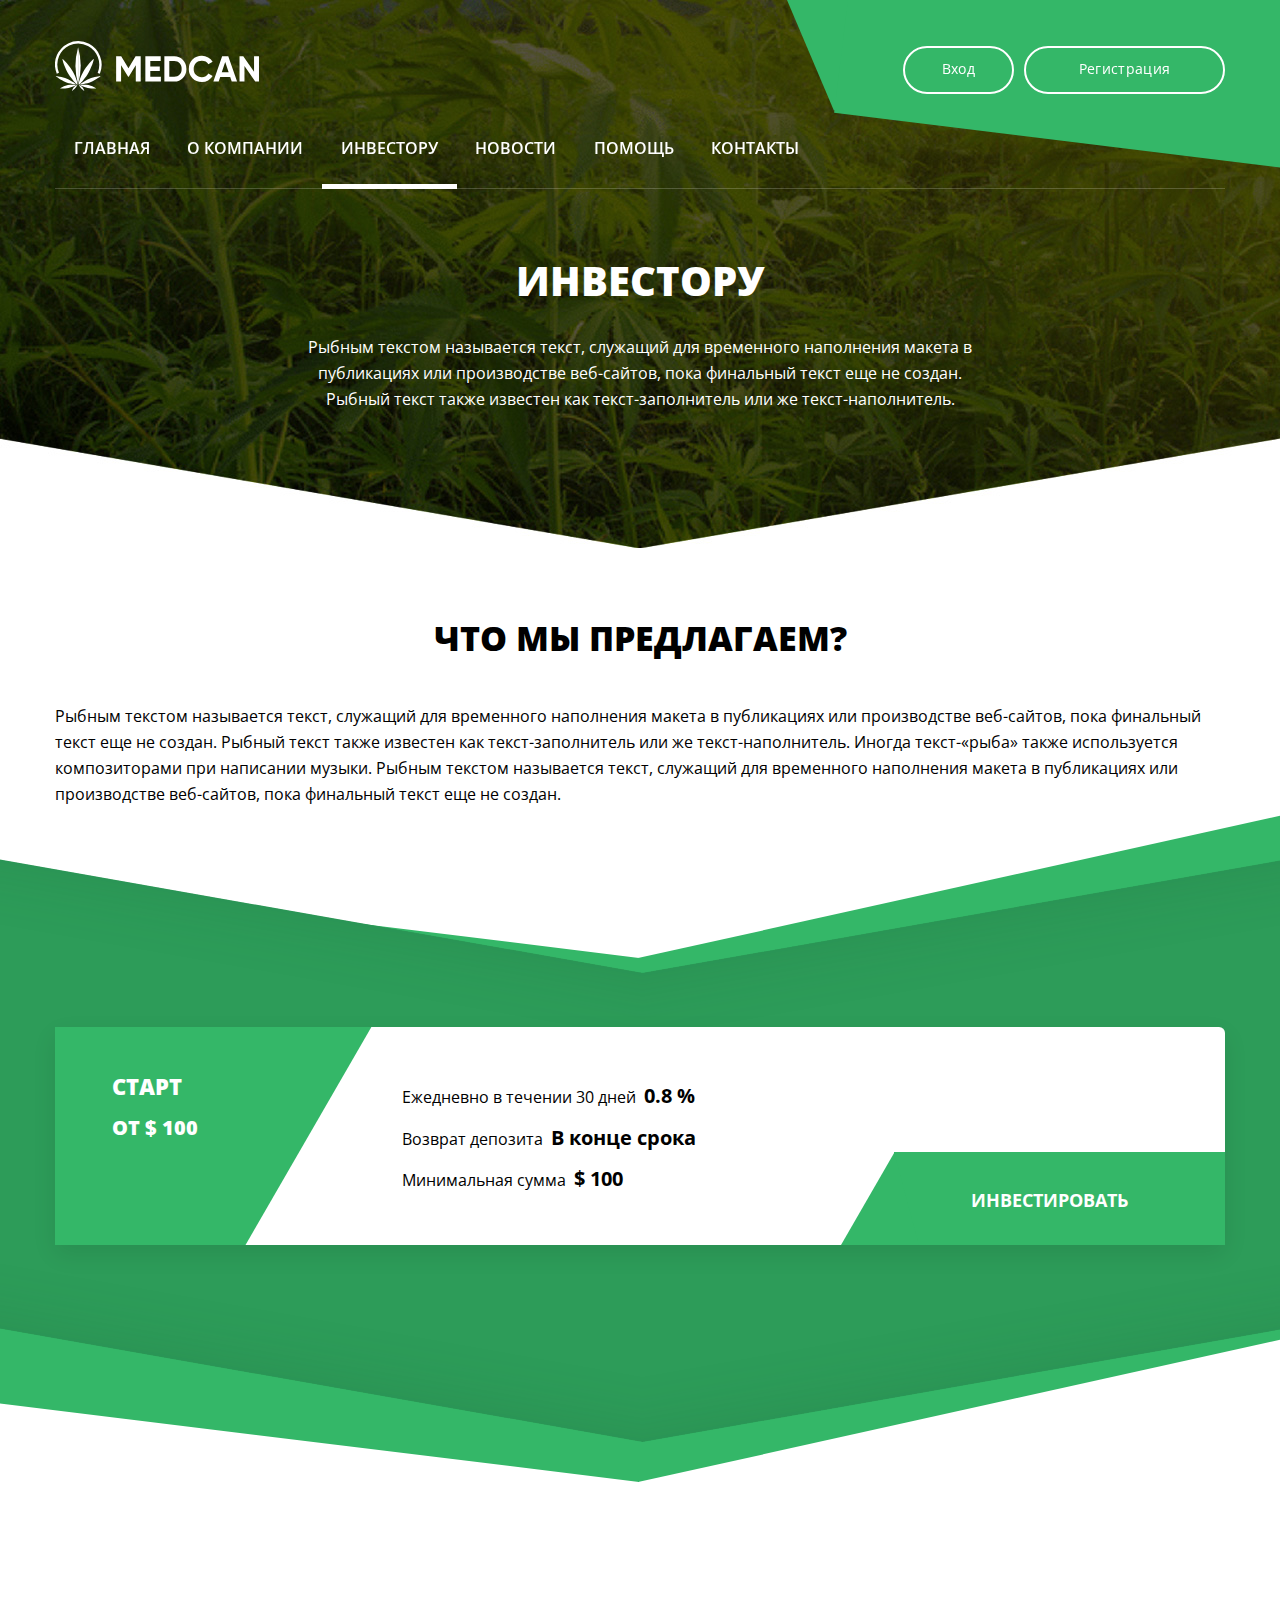
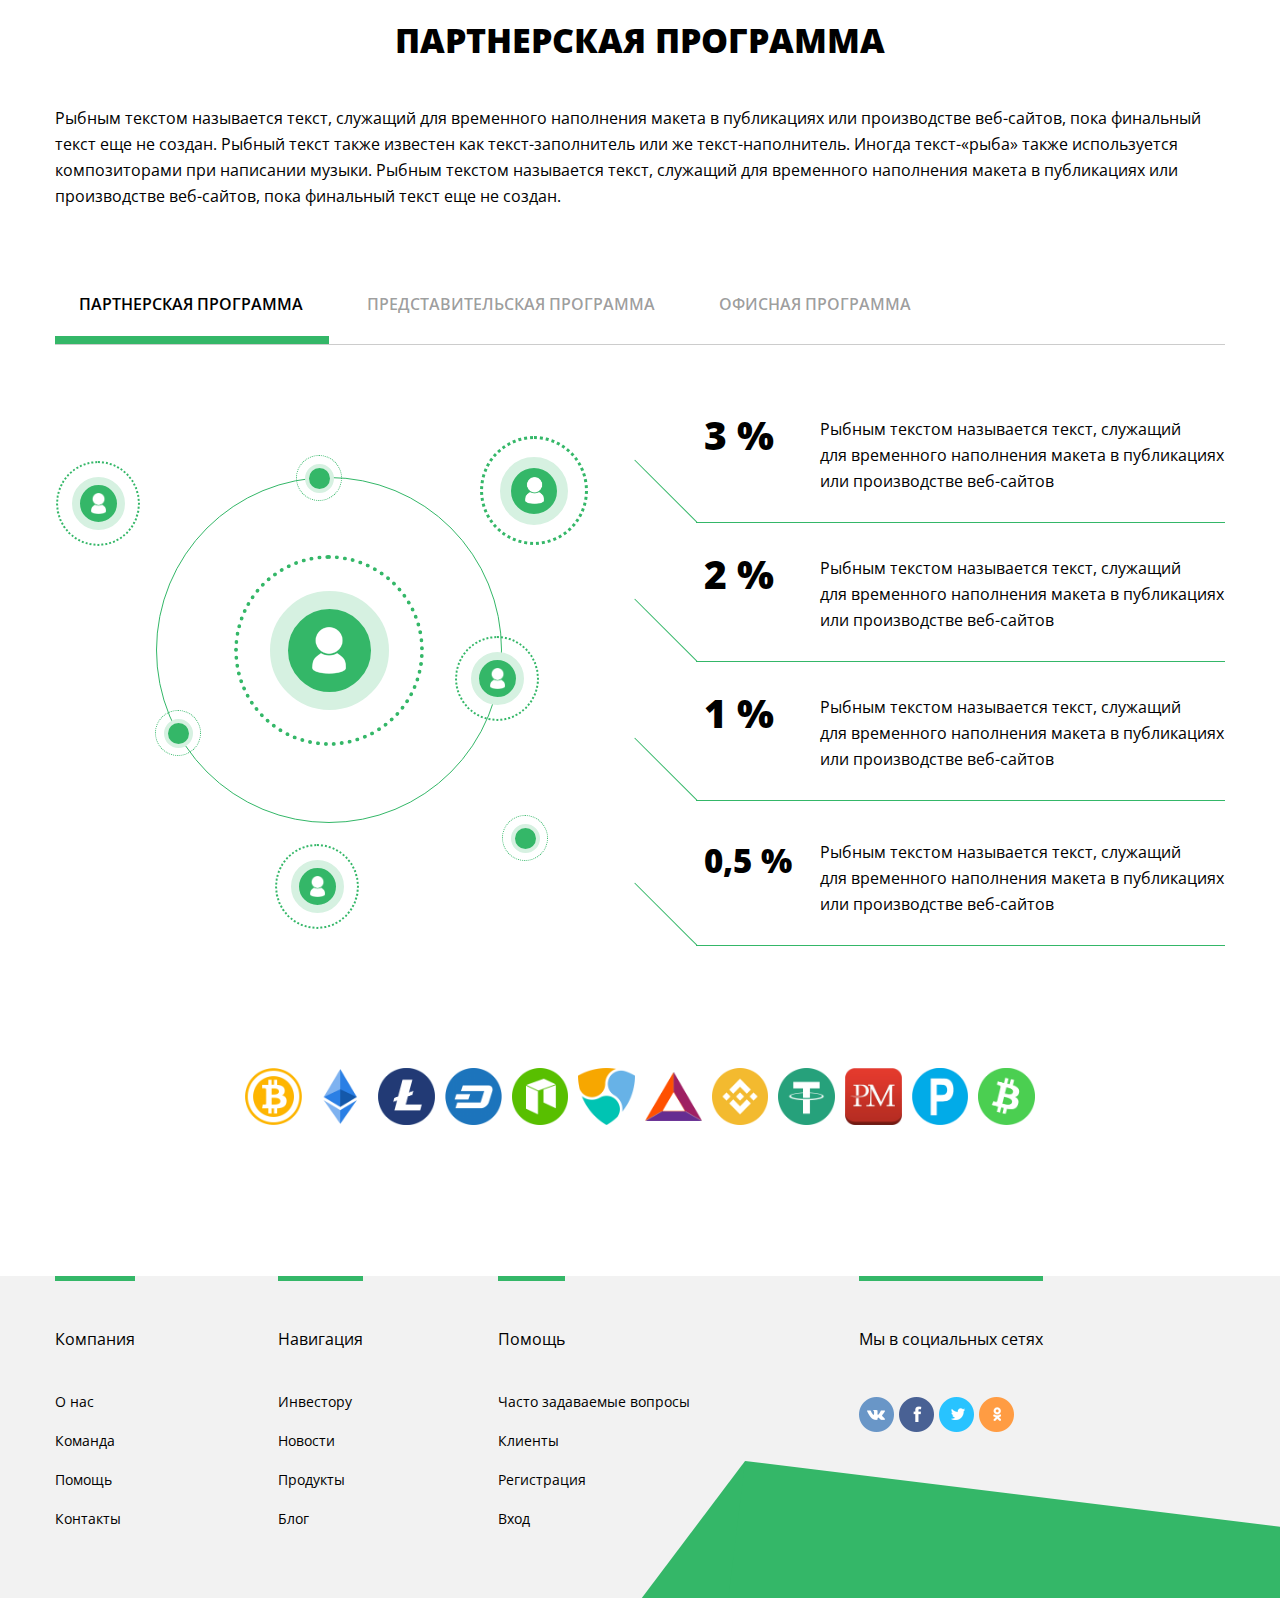
<file: investor.html>
<!DOCTYPE html>
<html lang="ru">
    <head>
        <meta charset="UTF-8">
        <title>Инвестору</title>
        <meta http-equiv="X-UA-Compatible" content="IE=edge">
        <meta name="viewport" content="width=device-width, initial-scale=1.0, maximum-scale=1.0, user-scalable=no">
        <link href="https://fonts.googleapis.com/css?family=Open+Sans:300,300i,400,400i,600,600i,700,700i,800,800i&display=swap&subset=cyrillic" rel="stylesheet">
        <link href="https://fonts.googleapis.com/css?family=Roboto:400,500&display=swap" rel="stylesheet">
        <link rel="stylesheet" href="css/main.css">
    </head>
    <body>
        <div class="page">
            <div class="page__row page__row--wrapper">
                <div class="page__cell page__cell--fluid">
                    <div class="page__row page__row--top" style="background-image: url(img/top-bg-2.jpg);">
                        <div class="page__cell page__cell--fluid">
                            <div class="page__row page__row--nav">
                                <div class="page__cell">
                                    <nav class="nav">
                                        <div class="nav__brand brand">
                                            <a href="index.html" class="brand__link">
                                                <img src="img/svg/logo.svg" alt="Brand" class="brand__picture">
                                            </a>
                                        </div>
                                        <ul class="nav__auth auth">
                                            <li class="auth__item">
                                                <a href="#login" class="auth__btn open-modal">Вход</a>
                                            </li>
                                            <li class="auth__item">
                                                <a href="#registration" class="auth__btn auth__btn--width open-modal">Регистрация</a>
                                            </li>
                                        </ul>
                                        <div class="nav__button btn-nav" data-target="#nav__menu">
                                            <button type="button" class="btn-nav__wrapper">
                                                <span class="btn-nav__line"></span>
                                                <span class="btn-nav__line"></span>
                                                <span class="btn-nav__line"></span>
                                                <span class="btn-nav__line"></span>
                                                <span class="btn-nav__line"></span>
                                                <span class="btn-nav__line"></span>
                                            </button>
                                        </div>
                                        <span class="nav__overlay overlay" data-target="#nav__menu"></span>
                                        <ul class="nav__menu" id="nav__menu">
                                           <li class="nav__button btn-nav btn-nav--close" data-target="#nav__menu">
                                                <button type="button" class="btn-nav__wrapper">
                                                    <span class="btn-nav__line btn-nav__line--active btn-nav__line--close"></span>
                                                    <span class="btn-nav__line btn-nav__line--active btn-nav__line--close"></span>
                                                    <span class="btn-nav__line btn-nav__line--active btn-nav__line--close"></span>
                                                    <span class="btn-nav__line btn-nav__line--active btn-nav__line--close"></span>
                                                    <span class="btn-nav__line btn-nav__line--active btn-nav__line--close"></span>
                                                    <span class="btn-nav__line btn-nav__line--active btn-nav__line--close"></span>
                                                </button>
                                            </li>
                                            <li class="nav__item">
                                                <a href="#" class="nav__link">ГЛАВНАЯ</a>
                                            </li>
                                            <li class="nav__item">
                                                <a href="#" class="nav__link">О КОМПАНИИ</a>
                                            </li>
                                            <li class="nav__item">
                                                <a href="#" class="nav__link nav__link--active">ИНВЕСТОРУ</a>
                                            </li>
                                            <li class="nav__item">
                                                <a href="#" class="nav__link">НОВОСТИ</a>
                                            </li>
                                            <li class="nav__item">
                                                <a href="#" class="nav__link">ПОМОЩЬ</a>
                                            </li>
                                            <li class="nav__item">
                                                <a href="#" class="nav__link">КОНТАКТЫ</a>
                                            </li>
                                        </ul>
                                    </nav>
                                </div>
                            </div>
                            <div class="page__row">
                                <div class="page__cell">
                                    <div class="top">
                                        <div class="top__block top__block--center">
                                            <h1 class="top__title">ИНВЕСТОРУ</h1>
                                            <p class="top__desc">Рыбным текстом называется текст, служащий для временного наполнения макета в публикациях или производстве веб-сайтов, пока финальный текст еще не создан. Рыбный текст также известен как текст-заполнитель или же текст-наполнитель.</p>
                                        </div>
                                    </div>
                                </div>
                            </div>
                        </div>
                    </div>
                    <div class="page__row page__row--indent">
                        <div class="page__cell">
                            <div class="section section--content">
                                <h2 class="section__title title title--center">ЧТО мы предлагаем?</h2>
                                <p class="section__desc section__desc--indent">Рыбным текстом называется текст, служащий для временного наполнения макета в публикациях или производстве веб-сайтов, пока финальный текст еще не создан. Рыбный текст также известен как текст-заполнитель или же текст-наполнитель. Иногда текст-«рыба» также используется композиторами при написании музыки. Рыбным текстом называется текст, служащий для временного наполнения макета в публикациях или производстве веб-сайтов, пока финальный текст еще не создан. </p>
                            </div>
                        </div>
                    </div>
                    <div class="page__row page__row--bg-color">
                        <div class="page__cell">
                            <div class="section">
                                <div class="section__bg-tertiary section__bg-height">
                                    <div class="section__bg-fourth section__bg-height">
                                        <div class="section__bl">
                                            <h2 class="section__title title title--center title--none">&nbsp;</h2>
                                            <ul class="tariff">
                                                <li class="tariff__item">
                                                    <div class="tariff__block">
                                                        <div class="tariff__type">
                                                            <h3 class="tariff__type-text">Старт</h3>
                                                            <h4 class="tariff__type-price">от $ 100</h4>
                                                        </div>
                                                        <div class="tariff__text">
                                                            <p class="tariff__txt">Ежедневно в течении 30 дней <span class="tariff__txt-span"> 0.8 %</span></p>
                                                            <p class="tariff__txt">Возврат депозита  <span class="tariff__txt-span">В конце срока</span></p>
                                                            <p class="tariff__txt">Минимальная сумма  <span class="tariff__txt-span">$ 100</span></p>
                                                        </div>
                                                        <div class="tariff__button">
                                                            <a href="#" class="tariff__button-text">ИНВЕСТИРОВАТЬ</a>
                                                        </div>
                                                    </div>
                                                </li>
                                            </ul>
                                        </div>
                                    </div>
                                </div>
                            </div>
                        </div>
                    </div>
                    <div class="page__row page__row--indent">
                        <div class="page__cell">
                            <div class="section section--content">
                                <h2 class="section__title title title--center">ПАРТНЕРСКАЯ ПРОГРАММА</h2>
                                <p class="section__desc section__desc--indent">Рыбным текстом называется текст, служащий для временного наполнения макета в публикациях или производстве веб-сайтов, пока финальный текст еще не создан. Рыбный текст также известен как текст-заполнитель или же текст-наполнитель. Иногда текст-«рыба» также используется композиторами при написании музыки. Рыбным текстом называется текст, служащий для временного наполнения макета в публикациях или производстве веб-сайтов, пока финальный текст еще не создан. </p>
                                <div class="tabs tabs--program">
                                    <ul class="tabs__header">
                                        <li class="tabs__headline">Партнерская программа</li>
                                        <li class="tabs__headline">Представительская программа</li>
                                        <li class="tabs__headline">Офисная программа</li>
                                    </ul>
                                    <div class="tabs__body">
                                        <div class="tabs__item">
                                            <div class="program">
                                                <div class="program__block">
                                                    <ul class="percent">
                                                        <li class="percent__item">
                                                            <div class="percent__block">
                                                                <span class="percent__num">3 %</span>
                                                                <p class="percent__desc">Рыбным текстом называется текст, служащий <br class="percent__br">для временного наполнения макета в публикациях<br class="percent__br"> или производстве веб-сайтов</p>
                                                            </div>
                                                        </li>
                                                        <li class="percent__item">
                                                            <div class="percent__block">
                                                                <span class="percent__num">2 %</span>
                                                                <p class="percent__desc">Рыбным текстом называется текст, служащий <br class="percent__br">для временного наполнения макета в публикациях<br class="percent__br"> или производстве веб-сайтов</p>
                                                            </div>
                                                        </li>
                                                        <li class="percent__item">
                                                            <div class="percent__block">
                                                                <span class="percent__num">1 %</span>
                                                                <p class="percent__desc">Рыбным текстом называется текст, служащий <br class="percent__br">для временного наполнения макета в публикациях<br class="percent__br"> или производстве веб-сайтов</p>
                                                            </div>
                                                        </li>
                                                        <li class="percent__item percent__item--small">
                                                            <div class="percent__block">
                                                                <span class="percent__num percent__num--small">0,5 %</span>
                                                                <p class="percent__desc">Рыбным текстом называется текст, служащий <br class="percent__br">для временного наполнения макета в публикациях<br class="percent__br"> или производстве веб-сайтов</p>
                                                            </div>
                                                        </li>
                                                    </ul>
                                                </div>
                                            </div>
                                        </div>
                                        <div class="tabs__item">
                                            <div class="program">
                                                <div class="program__block">
                                                    <ul class="percent">
                                                        <li class="percent__item">
                                                            <div class="percent__block">
                                                                <span class="percent__num">2 %</span>
                                                                <p class="percent__desc">Рыбным текстом называется текст, служащий <br class="percent__br">для временного наполнения макета в публикациях<br class="percent__br"> или производстве веб-сайтов</p>
                                                            </div>
                                                        </li>
                                                        <li class="percent__item">
                                                            <div class="percent__block">
                                                                <span class="percent__num">1 %</span>
                                                                <p class="percent__desc">Рыбным текстом называется текст, служащий <br class="percent__br">для временного наполнения макета в публикациях<br class="percent__br"> или производстве веб-сайтов</p>
                                                            </div>
                                                        </li>
                                                        <li class="percent__item">
                                                            <div class="percent__block">
                                                                <span class="percent__num">3 %</span>
                                                                <p class="percent__desc">Рыбным текстом называется текст, служащий <br class="percent__br">для временного наполнения макета в публикациях<br class="percent__br"> или производстве веб-сайтов</p>
                                                            </div>
                                                        </li>
                                                        <li class="percent__item percent__item--small">
                                                            <div class="percent__block">
                                                                <span class="percent__num percent__num--small">0,5 %</span>
                                                                <p class="percent__desc">Рыбным текстом называется текст, служащий <br class="percent__br">для временного наполнения макета в публикациях<br class="percent__br"> или производстве веб-сайтов</p>
                                                            </div>
                                                        </li>
                                                    </ul>
                                                </div>
                                            </div>
                                        </div>
                                        <div class="tabs__item">
                                            <div class="program">
                                                <div class="program__block">
                                                    <ul class="percent">
                                                        <li class="percent__item">
                                                            <div class="percent__block">
                                                                <span class="percent__num">1 %</span>
                                                                <p class="percent__desc">Рыбным текстом называется текст, служащий <br class="percent__br">для временного наполнения макета в публикациях<br class="percent__br"> или производстве веб-сайтов</p>
                                                            </div>
                                                        </li>
                                                        <li class="percent__item">
                                                            <div class="percent__block">
                                                                <span class="percent__num">3 %</span>
                                                                <p class="percent__desc">Рыбным текстом называется текст, служащий <br class="percent__br">для временного наполнения макета в публикациях<br class="percent__br"> или производстве веб-сайтов</p>
                                                            </div>
                                                        </li>
                                                        <li class="percent__item percent__item--small">
                                                            <div class="percent__block">
                                                                <span class="percent__num percent__num--small">0,5 %</span>
                                                                <p class="percent__desc">Рыбным текстом называется текст, служащий <br class="percent__br">для временного наполнения макета в публикациях<br class="percent__br"> или производстве веб-сайтов</p>
                                                            </div>
                                                        </li>
                                                        <li class="percent__item">
                                                            <div class="percent__block">
                                                                <span class="percent__num">2 %</span>
                                                                <p class="percent__desc">Рыбным текстом называется текст, служащий <br class="percent__br">для временного наполнения макета в публикациях<br class="percent__br"> или производстве веб-сайтов</p>
                                                            </div>
                                                        </li>
                                                    </ul>
                                                </div>
                                            </div>
                                        </div>
                                       <div class="tabs__anim anim anim--program">
                                            <div class="anim__wrapper">
                                                <div class="anim__circle">
                                                    <i class="anim__icon anim__icon--large"></i>
                                                    <i class="anim__icon anim__icon--normal"></i>
                                                    <i class="anim__icon anim__icon--small anim__icon--small-primary"></i>
                                                    <i class="anim__icon anim__icon--small anim__icon--small-secondary"></i>
                                                    <i class="anim__icon anim__icon--small anim__icon--small-tertiary"></i>
                                                    <span class="anim__point anim__point--primary"></span>
                                                    <span class="anim__point anim__point--secondary"></span>
                                                    <span class="anim__point anim__point--tertiary"></span>
                                                </div>
                                            </div>
                                        </div>
                                    </div>
                                </div>
                                <ul class="logos">
                                    <li class="logos__item">
                                        <img src="img/logos/btc.png" alt="btc" class="logos__picture">
                                    </li>
                                    <li class="logos__item">
                                        <img src="img/logos/ethereum.png" alt="ethereum" class="logos__picture">
                                    </li>
                                    <li class="logos__item">
                                        <img src="img/logos/litecoin.png" alt="litecoin" class="logos__picture">
                                    </li>
                                    <li class="logos__item">
                                        <img src="img/logos/dash.png" alt="dash" class="logos__picture">
                                    </li>
                                    <li class="logos__item">
                                        <img src="img/logos/neo.png" alt="neo" class="logos__picture">
                                    </li>
                                    <li class="logos__item">
                                        <img src="img/logos/nem.png" alt="nem" class="logos__picture">
                                    </li>
                                    <li class="logos__item">
                                        <img src="img/logos/bat.png" alt="bat" class="logos__picture">
                                    </li>
                                    <li class="logos__item">
                                        <img src="img/logos/binance.png" alt="binance" class="logos__picture">
                                    </li>
                                    <li class="logos__item">
                                        <img src="img/logos/tether.png" alt="tether" class="logos__picture">
                                    </li>
                                    <li class="logos__item">
                                        <img src="img/logos/pm.png" alt="pm" class="logos__picture">
                                    </li>
                                    <li class="logos__item">
                                        <img src="img/logos/payeer.png" alt="payeer" class="logos__picture">
                                    </li>
                                    <li class="logos__item">
                                        <img src="img/logos/btccash.png" alt="btccash" class="logos__picture">
                                    </li>
                                </ul>
                            </div>
                        </div>
                    </div>
                </div>
            </div>
            <div class="page__row page__row--footer">
                <div class="page__cell">
                    <div class="footer">
                        <div class="footer__block">
                            <h5 class="footer__title">Компания</h5>
                            <ul class="footer__menu">
                                <li class="footer__menu-item">
                                    <a href="#" class="footer__menu-link">О нас</a>
                                </li>
                                <li class="footer__menu-item">
                                    <a href="#" class="footer__menu-link">Команда</a>
                                </li>
                                <li class="footer__menu-item">
                                    <a href="#" class="footer__menu-link">Помощь</a>
                                </li>
                                <li class="footer__menu-item">
                                    <a href="#" class="footer__menu-link">Контакты</a>
                                </li>
                            </ul>
                        </div>
                        <div class="footer__block">
                            <h5 class="footer__title">Навигация</h5>
                            <ul class="footer__menu">
                                <li class="footer__menu-item">
                                    <a href="#" class="footer__menu-link">Инвестору</a>
                                </li>
                                <li class="footer__menu-item">
                                    <a href="#" class="footer__menu-link">Новости</a>
                                </li>
                                <li class="footer__menu-item">
                                    <a href="#" class="footer__menu-link">Продукты</a>
                                </li>
                                <li class="footer__menu-item">
                                    <a href="#" class="footer__menu-link">Блог</a>
                                </li>
                            </ul>
                        </div>
                        <div class="footer__block">
                            <h5 class="footer__title">Помощь</h5>
                            <ul class="footer__menu">
                                <li class="footer__menu-item">
                                    <a href="#" class="footer__menu-link">Часто задаваемые вопросы</a>
                                </li>
                                <li class="footer__menu-item">
                                    <a href="#" class="footer__menu-link">Клиенты</a>
                                </li>
                                <li class="footer__menu-item">
                                    <a href="#" class="footer__menu-link">Регистрация</a>
                                </li>
                                <li class="footer__menu-item">
                                    <a href="#" class="footer__menu-link">Вход</a>
                                </li>
                            </ul>
                        </div>
                        <div class="footer__block">
                            <h5 class="footer__title">Мы в социальных сетях</h5>
                            <ul class="footer__social social">
                                <li class="social__item">
                                    <a href="#" target="_blank" class="social__link social__link--vk"></a>
                                </li>
                                <li class="social__item">
                                    <a href="#" target="_blank" class="social__link social__link--fb"></a>
                                </li>
                                <li class="social__item">
                                    <a href="#" target="_blank" class="social__link social__link--tw"></a>
                                </li>
                                <li class="social__item">
                                    <a href="#" target="_blank" class="social__link social__link--ok"></a>
                                </li>
                            </ul>
                        </div>
                    </div>
                </div>
            </div>
        </div>
        <div id="login" class="modal">
            <div class="modal__block">
                <div class="modal__content">
                    <div class="modal__in">
                        <div class="modal__header">
                            <h3 class="modal__title">ВХОД</h3>
                            <span class="modal__close"></span>
                        </div>
                        <div class="modal__body">
                            <form action="#" method="post" class="modal__form form">
                                <div class="form__group">
                                    <input type="text" name="name" placeholder="Ваш логин" required class="form__input">
                                </div>
                                <div class="form__group">
                                    <input type="password" name="password" placeholder="Пароль" required class="form__input">
                                </div>
                                <div class="form__group form__group--center form__group--btn">
                                    <button type="submit" class="btn btn--default btn--uppercase btn--md">ВОЙТИ</button>
                                </div>
                                <div class="form__group form__group--center form__group--link">
                                    <a href="#" class="form__link">Я забыл пароль</a>
                                </div>
                            </form>
                        </div>
                    </div>
                    <div class="modal__overlay"></div>
                </div>
            </div>
        </div>
        <div id="registration" class="modal">
            <div class="modal__block">
                <div class="modal__content">
                    <div class="modal__in">
                        <div class="modal__header">
                            <h3 class="modal__title">Регистрация</h3>
                            <span class="modal__close"></span>
                        </div>
                        <div class="modal__body">
                            <form action="#" method="post" class="modal__form form">
                                <div class="form__group">
                                    <input type="text" name="name" placeholder="Ваш логин" required class="form__input">
                                </div>
                                <div class="form__group">
                                    <input type="password" name="password" placeholder="Пароль" required class="form__input">
                                </div>
                                <div class="form__group">
                                    <input type="password" name="password2" placeholder="Повторите пароль" required class="form__input">
                                </div>
                                <div class="form__group form__group--checkbox">
                                    <div class="checkbox">
                                        <label class="checkbox__label">
                                            <input type="checkbox" checked disabled class="checkbox__none">
                                            <i class="checkbox__icon"></i>
                                            <span class="checkbox__text">Я согласен с правилами сайта</span>
                                        </label>
                                    </div>
                                </div>
                                <div class="form__group form__group--center form__group--btn">
                                    <button type="submit" class="btn btn--default btn--uppercase btn--md">Регистрация</button>
                                </div>
                                <div class="form__group form__group--center form__group--link">
                                    <a href="#" class="form__link">Я забыл пароль</a>
                                </div>
                            </form>
                        </div>
                    </div>
                    <div class="modal__overlay"></div>
                </div>
            </div>
        </div>
        <!-- Load CSS -->
        <script>
            function loadCSS(hf) {
                var ms=document.createElement("link");ms.rel="stylesheet";
                ms.href=hf;document.getElementsByTagName("head")[0].appendChild(ms);
            }
            loadCSS("libs/fs.selecter/jquery.fs.selecter.min.css");
        </script>
        <!-- Load Scripts -->
        <script>var scr = {"scripts":[
            {"src" : "js/jquery.min.js", "async" : false},
            {"src" : "libs/validate/jquery.validate.min.js", "async" : false},
            {"src" : "libs/mask/jquery.mask.min.js", "async" : false},
            {"src" : "libs/fs.selecter/jquery.fs.selecter.min.js", "async" : false},
            {"src" : "js/common.js", "async" : false},
            ]};!function(t,n,r){"use strict";var c=function(t){if("[object Array]"!==Object.prototype.toString.call(t))return!1;for(var r=0;r<t.length;r++){var c=n.createElement("script"),e=t[r];c.src=e.src,c.async=e.async,n.body.appendChild(c)}return!0};t.addEventListener?t.addEventListener("load",function(){c(r.scripts);},!1):t.attachEvent?t.attachEvent("onload",function(){c(r.scripts)}):t.onload=function(){c(r.scripts)}}(window,document,scr);
        </script>
    </body>
</html>
</file>
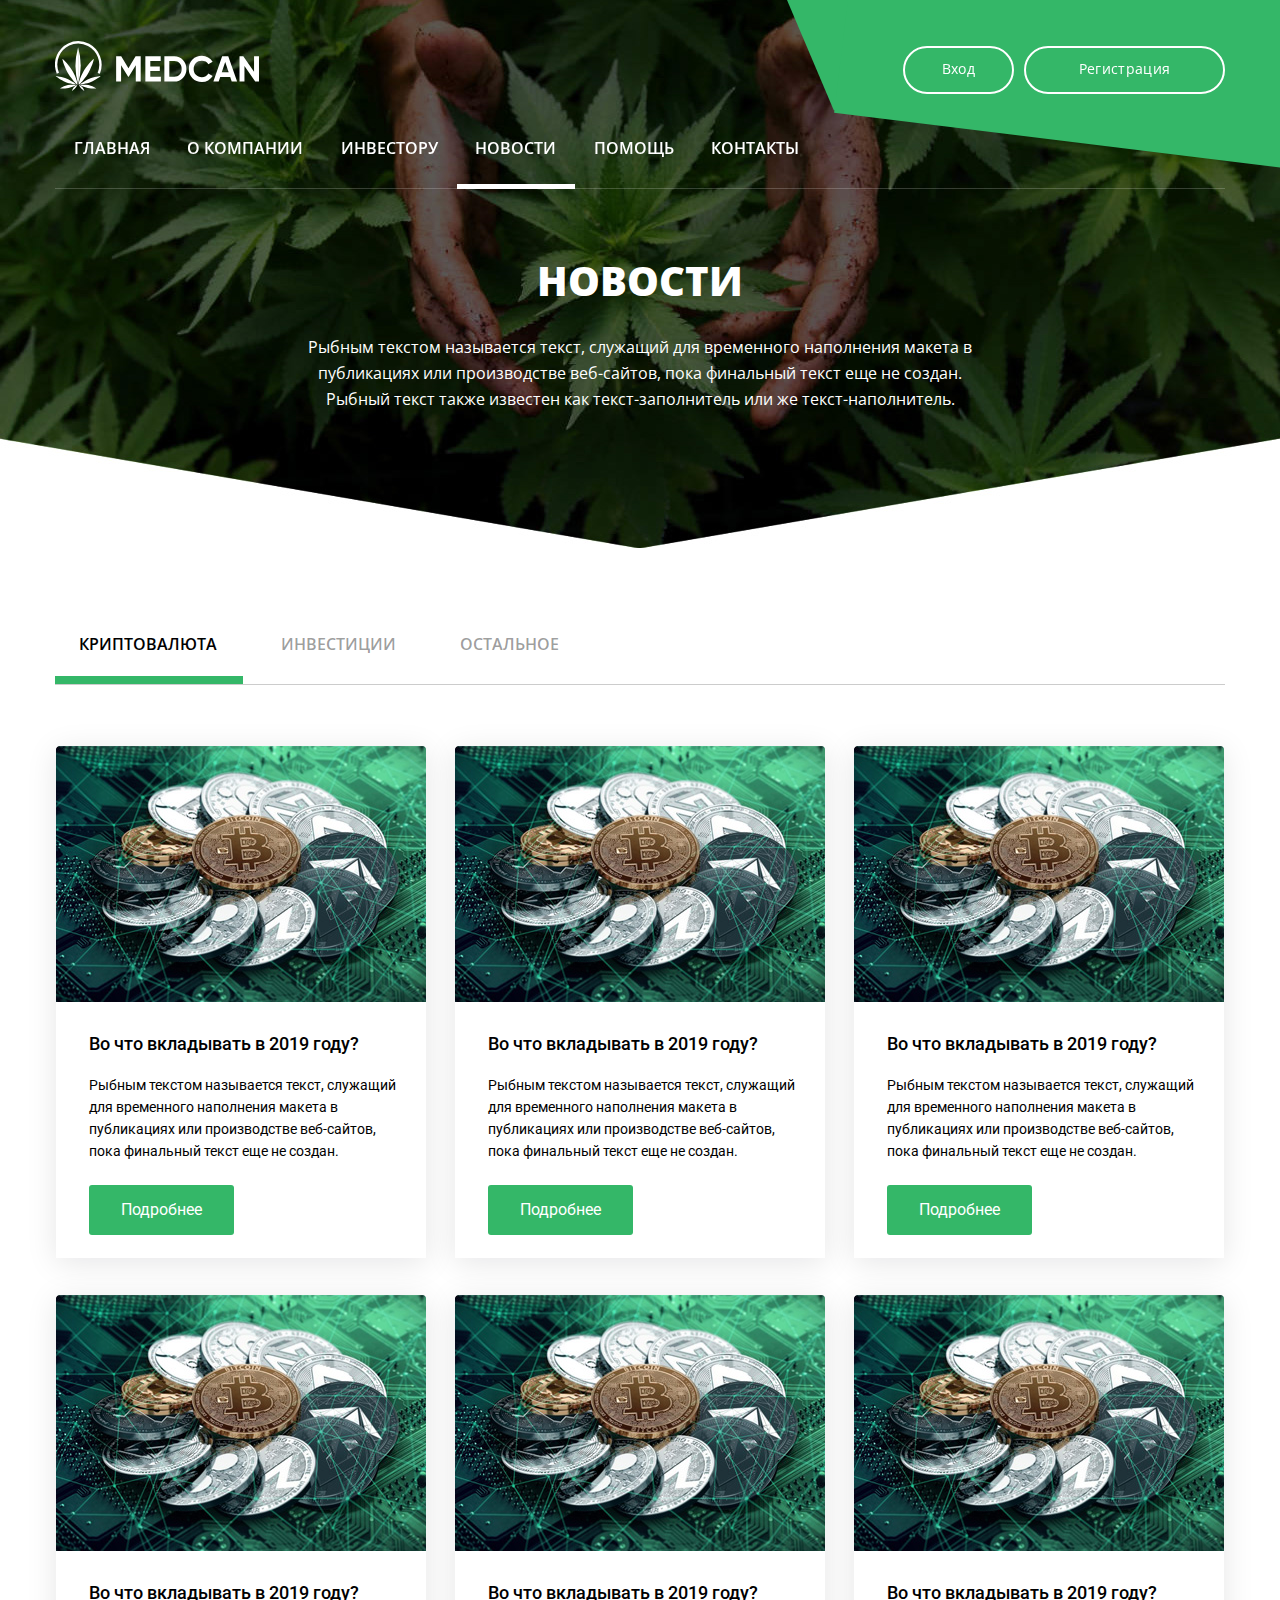
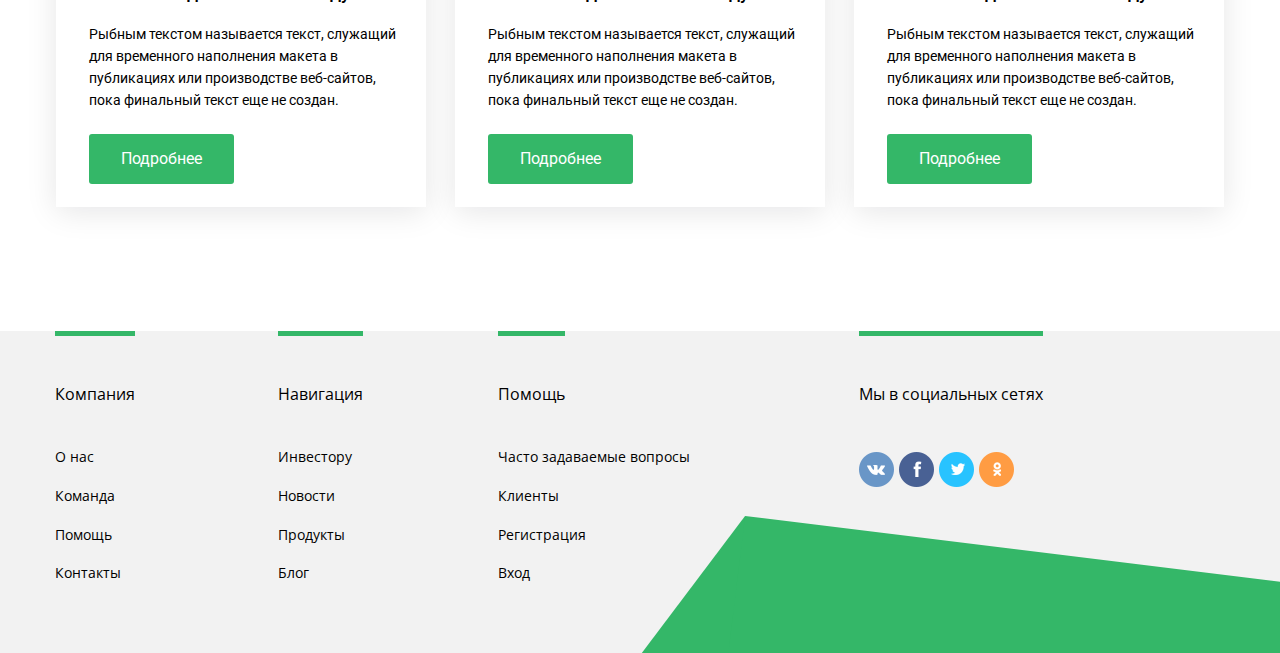
<file: news.html>
<!DOCTYPE html>
<html lang="ru">
    <head>
        <meta charset="UTF-8">
        <title>Новости</title>
        <meta http-equiv="X-UA-Compatible" content="IE=edge">
        <meta name="viewport" content="width=device-width, initial-scale=1.0, maximum-scale=1.0, user-scalable=no">
        <link href="https://fonts.googleapis.com/css?family=Open+Sans:300,300i,400,400i,600,600i,700,700i,800,800i&display=swap&subset=cyrillic" rel="stylesheet">
        <link href="https://fonts.googleapis.com/css?family=Roboto:400,500&display=swap" rel="stylesheet">
        <link rel="stylesheet" href="css/main.css">
    </head>
    <body>
        <div class="page">
            <div class="page__row page__row--wrapper">
                <div class="page__cell page__cell--fluid">
                    <div class="page__row page__row--top" style="background-image: url(img/top-bg-5.jpg);">
                        <div class="page__cell page__cell--fluid">
                            <div class="page__row page__row--nav">
                                <div class="page__cell">
                                    <nav class="nav">
                                        <div class="nav__brand brand">
                                            <a href="index.html" class="brand__link">
                                                <img src="img/svg/logo.svg" alt="Brand" class="brand__picture">
                                            </a>
                                        </div>
                                        <ul class="nav__auth auth">
                                            <li class="auth__item">
                                                <a href="#login" class="auth__btn open-modal">Вход</a>
                                            </li>
                                            <li class="auth__item">
                                                <a href="#registration" class="auth__btn auth__btn--width open-modal">Регистрация</a>
                                            </li>
                                        </ul>
                                        <div class="nav__button btn-nav" data-target="#nav__menu">
                                            <button type="button" class="btn-nav__wrapper">
                                                <span class="btn-nav__line"></span>
                                                <span class="btn-nav__line"></span>
                                                <span class="btn-nav__line"></span>
                                                <span class="btn-nav__line"></span>
                                                <span class="btn-nav__line"></span>
                                                <span class="btn-nav__line"></span>
                                            </button>
                                        </div>
                                        <span class="nav__overlay overlay" data-target="#nav__menu"></span>
                                        <ul class="nav__menu" id="nav__menu">
                                           <li class="nav__button btn-nav btn-nav--close" data-target="#nav__menu">
                                                <button type="button" class="btn-nav__wrapper">
                                                    <span class="btn-nav__line btn-nav__line--active btn-nav__line--close"></span>
                                                    <span class="btn-nav__line btn-nav__line--active btn-nav__line--close"></span>
                                                    <span class="btn-nav__line btn-nav__line--active btn-nav__line--close"></span>
                                                    <span class="btn-nav__line btn-nav__line--active btn-nav__line--close"></span>
                                                    <span class="btn-nav__line btn-nav__line--active btn-nav__line--close"></span>
                                                    <span class="btn-nav__line btn-nav__line--active btn-nav__line--close"></span>
                                                </button>
                                            </li>
                                            <li class="nav__item">
                                                <a href="#" class="nav__link">ГЛАВНАЯ</a>
                                            </li>
                                            <li class="nav__item">
                                                <a href="#" class="nav__link">О КОМПАНИИ</a>
                                            </li>
                                            <li class="nav__item">
                                                <a href="#" class="nav__link">ИНВЕСТОРУ</a>
                                            </li>
                                            <li class="nav__item">
                                                <a href="#" class="nav__link nav__link--active">НОВОСТИ</a>
                                            </li>
                                            <li class="nav__item">
                                                <a href="#" class="nav__link">ПОМОЩЬ</a>
                                            </li>
                                            <li class="nav__item">
                                                <a href="#" class="nav__link">КОНТАКТЫ</a>
                                            </li>
                                        </ul>
                                    </nav>
                                </div>
                            </div>
                            <div class="page__row">
                                <div class="page__cell">
                                    <div class="top">
                                        <div class="top__block top__block--center">
                                            <h1 class="top__title">Новости</h1>
                                            <p class="top__desc">Рыбным текстом называется текст, служащий для временного наполнения макета в публикациях или производстве веб-сайтов, пока финальный текст еще не создан. Рыбный текст также известен как текст-заполнитель или же текст-наполнитель.</p>
                                        </div>
                                    </div>
                                </div>
                            </div>
                        </div>
                    </div>
                    <div class="page__row">
                        <div class="page__cell">
                            <div class="section section--content">
                                <h2 class="section__title title title--center title--none">&nbsp;</h2>
                                <div class="tabs">
                                    <ul class="tabs__header">
                                        <li class="tabs__headline">КРИПТОВАЛЮТА</li>
                                        <li class="tabs__headline">Инвестиции</li>
                                        <li class="tabs__headline">ОСТАЛЬНОЕ</li>
                                    </ul>
                                    <div class="tabs__body">
                                        <div class="tabs__item">
                                            <ul class="news">
                                                <li class="news__item">
                                                    <div class="news__block">
                                                        <div class="news__header">
                                                            <a href="#" class="news__link">
                                                                <img src="pic/news-1.jpg" alt="Во что вкладывать в 2019 году?" class="news__picture">
                                                            </a>
                                                        </div>
                                                        <div class="news__body">
                                                            <h5 class="news__title">
                                                                <a href="#" class="news__title-link">Во что вкладывать в 2019 году?</a>
                                                            </h5>
                                                            <p class="news__desc">Рыбным текстом называется текст, служащий для временного наполнения макета в публикациях или производстве веб-сайтов, пока финальный текст еще не создан.</p>
                                                            <a href="#" class="news__more more">Подробнее</a>
                                                        </div>
                                                    </div>
                                                </li>
                                                <li class="news__item">
                                                    <div class="news__block">
                                                        <div class="news__header">
                                                            <a href="#" class="news__link">
                                                                <img src="pic/news-1.jpg" alt="Во что вкладывать в 2019 году?" class="news__picture">
                                                            </a>
                                                        </div>
                                                        <div class="news__body">
                                                            <h5 class="news__title">
                                                                <a href="#" class="news__title-link">Во что вкладывать в 2019 году?</a>
                                                            </h5>
                                                            <p class="news__desc">Рыбным текстом называется текст, служащий для временного наполнения макета в публикациях или производстве веб-сайтов, пока финальный текст еще не создан.</p>
                                                            <a href="#" class="news__more more">Подробнее</a>
                                                        </div>
                                                    </div>
                                                </li>
                                                <li class="news__item">
                                                    <div class="news__block">
                                                        <div class="news__header">
                                                            <a href="#" class="news__link">
                                                                <img src="pic/news-1.jpg" alt="Во что вкладывать в 2019 году?" class="news__picture">
                                                            </a>
                                                        </div>
                                                        <div class="news__body">
                                                            <h5 class="news__title">
                                                                <a href="#" class="news__title-link">Во что вкладывать в 2019 году?</a>
                                                            </h5>
                                                            <p class="news__desc">Рыбным текстом называется текст, служащий для временного наполнения макета в публикациях или производстве веб-сайтов, пока финальный текст еще не создан.</p>
                                                            <a href="#" class="news__more more">Подробнее</a>
                                                        </div>
                                                    </div>
                                                </li>
                                                <li class="news__item">
                                                    <div class="news__block">
                                                        <div class="news__header">
                                                            <a href="#" class="news__link">
                                                                <img src="pic/news-1.jpg" alt="Во что вкладывать в 2019 году?" class="news__picture">
                                                            </a>
                                                        </div>
                                                        <div class="news__body">
                                                            <h5 class="news__title">
                                                                <a href="#" class="news__title-link">Во что вкладывать в 2019 году?</a>
                                                            </h5>
                                                            <p class="news__desc">Рыбным текстом называется текст, служащий для временного наполнения макета в публикациях или производстве веб-сайтов, пока финальный текст еще не создан.</p>
                                                            <a href="#" class="news__more more">Подробнее</a>
                                                        </div>
                                                    </div>
                                                </li>
                                                <li class="news__item">
                                                    <div class="news__block">
                                                        <div class="news__header">
                                                            <a href="#" class="news__link">
                                                                <img src="pic/news-1.jpg" alt="Во что вкладывать в 2019 году?" class="news__picture">
                                                            </a>
                                                        </div>
                                                        <div class="news__body">
                                                            <h5 class="news__title">
                                                                <a href="#" class="news__title-link">Во что вкладывать в 2019 году?</a>
                                                            </h5>
                                                            <p class="news__desc">Рыбным текстом называется текст, служащий для временного наполнения макета в публикациях или производстве веб-сайтов, пока финальный текст еще не создан.</p>
                                                            <a href="#" class="news__more more">Подробнее</a>
                                                        </div>
                                                    </div>
                                                </li>
                                                <li class="news__item">
                                                    <div class="news__block">
                                                        <div class="news__header">
                                                            <a href="#" class="news__link">
                                                                <img src="pic/news-1.jpg" alt="Во что вкладывать в 2019 году?" class="news__picture">
                                                            </a>
                                                        </div>
                                                        <div class="news__body">
                                                            <h5 class="news__title">
                                                                <a href="#" class="news__title-link">Во что вкладывать в 2019 году?</a>
                                                            </h5>
                                                            <p class="news__desc">Рыбным текстом называется текст, служащий для временного наполнения макета в публикациях или производстве веб-сайтов, пока финальный текст еще не создан.</p>
                                                            <a href="#" class="news__more more">Подробнее</a>
                                                        </div>
                                                    </div>
                                                </li>
                                            </ul>
                                        </div>
                                        <div class="tabs__item">
                                            <ul class="news">
                                                <li class="news__item">
                                                    <div class="news__block">
                                                        <div class="news__header">
                                                            <a href="#" class="news__link">
                                                                <img src="pic/news-1.jpg" alt="Во что вкладывать в 2019 году?" class="news__picture">
                                                            </a>
                                                        </div>
                                                        <div class="news__body">
                                                            <h5 class="news__title">
                                                                <a href="#" class="news__title-link">Во что вкладывать в 2019 году?</a>
                                                            </h5>
                                                            <p class="news__desc">Рыбным текстом называется текст, служащий для временного наполнения макета в публикациях или производстве веб-сайтов, пока финальный текст еще не создан.</p>
                                                            <a href="#" class="news__more more">Подробнее</a>
                                                        </div>
                                                    </div>
                                                </li>
                                            </ul>
                                        </div>
                                        <div class="tabs__item">
                                            <ul class="news">
                                                <li class="news__item">
                                                    <div class="news__block">
                                                        <div class="news__header">
                                                            <a href="#" class="news__link">
                                                                <img src="pic/news-1.jpg" alt="Во что вкладывать в 2019 году?" class="news__picture">
                                                            </a>
                                                        </div>
                                                        <div class="news__body">
                                                            <h5 class="news__title">
                                                                <a href="#" class="news__title-link">Во что вкладывать в 2019 году?</a>
                                                            </h5>
                                                            <p class="news__desc">Рыбным текстом называется текст, служащий для временного наполнения макета в публикациях или производстве веб-сайтов, пока финальный текст еще не создан.</p>
                                                            <a href="#" class="news__more more">Подробнее</a>
                                                        </div>
                                                    </div>
                                                </li>
                                                <li class="news__item">
                                                    <div class="news__block">
                                                        <div class="news__header">
                                                            <a href="#" class="news__link">
                                                                <img src="pic/news-1.jpg" alt="Во что вкладывать в 2019 году?" class="news__picture">
                                                            </a>
                                                        </div>
                                                        <div class="news__body">
                                                            <h5 class="news__title">
                                                                <a href="#" class="news__title-link">Во что вкладывать в 2019 году?</a>
                                                            </h5>
                                                            <p class="news__desc">Рыбным текстом называется текст, служащий для временного наполнения макета в публикациях или производстве веб-сайтов, пока финальный текст еще не создан.</p>
                                                            <a href="#" class="news__more more">Подробнее</a>
                                                        </div>
                                                    </div>
                                                </li>
                                            </ul>
                                        </div>
                                    </div>
                                </div>
                            </div>
                        </div>
                    </div>
                </div>
            </div>
            <div class="page__row page__row--footer">
                <div class="page__cell">
                    <div class="footer">
                        <div class="footer__block">
                            <h5 class="footer__title">Компания</h5>
                            <ul class="footer__menu">
                                <li class="footer__menu-item">
                                    <a href="#" class="footer__menu-link">О нас</a>
                                </li>
                                <li class="footer__menu-item">
                                    <a href="#" class="footer__menu-link">Команда</a>
                                </li>
                                <li class="footer__menu-item">
                                    <a href="#" class="footer__menu-link">Помощь</a>
                                </li>
                                <li class="footer__menu-item">
                                    <a href="#" class="footer__menu-link">Контакты</a>
                                </li>
                            </ul>
                        </div>
                        <div class="footer__block">
                            <h5 class="footer__title">Навигация</h5>
                            <ul class="footer__menu">
                                <li class="footer__menu-item">
                                    <a href="#" class="footer__menu-link">Инвестору</a>
                                </li>
                                <li class="footer__menu-item">
                                    <a href="#" class="footer__menu-link">Новости</a>
                                </li>
                                <li class="footer__menu-item">
                                    <a href="#" class="footer__menu-link">Продукты</a>
                                </li>
                                <li class="footer__menu-item">
                                    <a href="#" class="footer__menu-link">Блог</a>
                                </li>
                            </ul>
                        </div>
                        <div class="footer__block">
                            <h5 class="footer__title">Помощь</h5>
                            <ul class="footer__menu">
                                <li class="footer__menu-item">
                                    <a href="#" class="footer__menu-link">Часто задаваемые вопросы</a>
                                </li>
                                <li class="footer__menu-item">
                                    <a href="#" class="footer__menu-link">Клиенты</a>
                                </li>
                                <li class="footer__menu-item">
                                    <a href="#" class="footer__menu-link">Регистрация</a>
                                </li>
                                <li class="footer__menu-item">
                                    <a href="#" class="footer__menu-link">Вход</a>
                                </li>
                            </ul>
                        </div>
                        <div class="footer__block">
                            <h5 class="footer__title">Мы в социальных сетях</h5>
                            <ul class="footer__social social">
                                <li class="social__item">
                                    <a href="#" target="_blank" class="social__link social__link--vk"></a>
                                </li>
                                <li class="social__item">
                                    <a href="#" target="_blank" class="social__link social__link--fb"></a>
                                </li>
                                <li class="social__item">
                                    <a href="#" target="_blank" class="social__link social__link--tw"></a>
                                </li>
                                <li class="social__item">
                                    <a href="#" target="_blank" class="social__link social__link--ok"></a>
                                </li>
                            </ul>
                        </div>
                    </div>
                </div>
            </div>
        </div>
        <div id="login" class="modal">
            <div class="modal__block">
                <div class="modal__content">
                    <div class="modal__in">
                        <div class="modal__header">
                            <h3 class="modal__title">ВХОД</h3>
                            <span class="modal__close"></span>
                        </div>
                        <div class="modal__body">
                            <form action="#" method="post" class="modal__form form">
                                <div class="form__group">
                                    <input type="text" name="name" placeholder="Ваш логин" required class="form__input">
                                </div>
                                <div class="form__group">
                                    <input type="password" name="password" placeholder="Пароль" required class="form__input">
                                </div>
                                <div class="form__group form__group--center form__group--btn">
                                    <button type="submit" class="btn btn--default btn--uppercase btn--md">ВОЙТИ</button>
                                </div>
                                <div class="form__group form__group--center form__group--link">
                                    <a href="#" class="form__link">Я забыл пароль</a>
                                </div>
                            </form>
                        </div>
                    </div>
                    <div class="modal__overlay"></div>
                </div>
            </div>
        </div>
        <div id="registration" class="modal">
            <div class="modal__block">
                <div class="modal__content">
                    <div class="modal__in">
                        <div class="modal__header">
                            <h3 class="modal__title">Регистрация</h3>
                            <span class="modal__close"></span>
                        </div>
                        <div class="modal__body">
                            <form action="#" method="post" class="modal__form form">
                                <div class="form__group">
                                    <input type="text" name="name" placeholder="Ваш логин" required class="form__input">
                                </div>
                                <div class="form__group">
                                    <input type="password" name="password" placeholder="Пароль" required class="form__input">
                                </div>
                                <div class="form__group">
                                    <input type="password" name="password2" placeholder="Повторите пароль" required class="form__input">
                                </div>
                                <div class="form__group form__group--checkbox">
                                    <div class="checkbox">
                                        <label class="checkbox__label">
                                            <input type="checkbox" checked disabled class="checkbox__none">
                                            <i class="checkbox__icon"></i>
                                            <span class="checkbox__text">Я согласен с правилами сайта</span>
                                        </label>
                                    </div>
                                </div>
                                <div class="form__group form__group--center form__group--btn">
                                    <button type="submit" class="btn btn--default btn--uppercase btn--md">Регистрация</button>
                                </div>
                                <div class="form__group form__group--center form__group--link">
                                    <a href="#" class="form__link">Я забыл пароль</a>
                                </div>
                            </form>
                        </div>
                    </div>
                    <div class="modal__overlay"></div>
                </div>
            </div>
        </div>
        <!-- Load CSS -->
        <script>
            function loadCSS(hf) {
                var ms=document.createElement("link");ms.rel="stylesheet";
                ms.href=hf;document.getElementsByTagName("head")[0].appendChild(ms);
            }
            loadCSS("libs/fs.selecter/jquery.fs.selecter.min.css");
        </script>
        <!-- Load Scripts -->
        <script>var scr = {"scripts":[
            {"src" : "js/jquery.min.js", "async" : false},
            {"src" : "libs/validate/jquery.validate.min.js", "async" : false},
            {"src" : "libs/mask/jquery.mask.min.js", "async" : false},
            {"src" : "libs/fs.selecter/jquery.fs.selecter.min.js", "async" : false},
            {"src" : "js/common.js", "async" : false},
            ]};!function(t,n,r){"use strict";var c=function(t){if("[object Array]"!==Object.prototype.toString.call(t))return!1;for(var r=0;r<t.length;r++){var c=n.createElement("script"),e=t[r];c.src=e.src,c.async=e.async,n.body.appendChild(c)}return!0};t.addEventListener?t.addEventListener("load",function(){c(r.scripts);},!1):t.attachEvent?t.attachEvent("onload",function(){c(r.scripts)}):t.onload=function(){c(r.scripts)}}(window,document,scr);
        </script>
    </body>
</html>
</file>
<file: css/main.css>
@charset "utf-8";

::selection {background-color: #2d9c59; color: #fff;}
-moz-::selection {background-color: #2d9c59; color: #fff;}
*, *::before, *::after {margin: 0; padding: 0; outline: none; -webkit-box-sizing: border-box; -moz-box-sizing: border-box; box-sizing: border-box;}
html {font-size: 100%;}
html * {max-height: 99999px;}
html, body {height: 100%; position: relative;}
body {background-color: transparent; font-size: 1rem; line-height: 1.625; font-family: 'Open Sans', sans-serif; font-weight: 400; color: #000; min-width: 320px; overflow-x: hidden; -webkit-font-smoothing: antialiased; -webkit-text-size-adjust: none;}
body.on {overflow: hidden;}
a {text-decoration: none; color: #000;}
a:hover {color: #34b768;}
ul, ol {list-style: none;}
a img {border: none;}
img {max-width: 100%; height: auto; vertical-align: middle;}
h1,h2,h3,h4,h5,h6 {font-weight: 800;}
input, textarea, button, select {font-size: inherit; font-family: inherit; font-weight: inherit; color: inherit;}
select {opacity: 0; visibility: hidden;}
button {border: none; cursor: pointer; background-color: transparent; display: inline-block; vertical-align: middle;}

a, a::before, a::after, img, path, button, button::before, button::after, .btn, label, input, ::-webkit-input-placeholder, .nav, .owl-prev, .owl-next, .owl-dot::before, .tariffs__link *, .modal__close, .form__group--info, .form__icon, .form__input, .form__textarea, .tabs__headline, .tabs__headline::after {-ms-transition: all .2s ease-in-out; transition: all .2s ease-in-out;}

.text-left {text-align: left;}
.text-center {text-align: center;}
.text-right {text-align: right;}
.text-justify {text-align: justify}
.text-uppercase {text-transform: uppercase;}
.btn {border: 1px solid #34b768; cursor: pointer; background-color: #34b768; color: #fff; white-space: nowrap; padding-left: 20px; padding-right: 20px; font-weight: 600; text-align: center; -webkit-user-select: none; -moz-user-select: none; -ms-user-select: none; user-select: none; -ms-border-radius: 3px; border-radius: 3px; display: inline-flex; justify-content: center; align-items: center;}
.btn--default:hover {background-color: #3ecd77; border-color: #3ecd77; color: #fff;}
.btn--sm {padding-top: .4375rem; padding-bottom: .5rem; font-size: .875rem; letter-spacing: -.5px;}
.btn--sm.btn--min-width {min-width: 11.3125rem;}
.btn--md {padding-top: 1rem; padding-bottom: .9375rem; min-width: 14.6875rem; -ms-border-radius: 26px; border-radius: 26px;}
.btn--lg {padding-top: 1.125rem; padding-bottom: 1.0625rem; min-width: 16.8125rem; -ms-border-radius: 2rem; border-radius: 2rem;}
.btn--uppercase {text-transform: uppercase;}
.btn--fluid {min-width: 100%;}
.btn--radius {-ms-border-radius: 6px; border-radius: 6px;}
.btn--upload {overflow: hidden; position: relative; margin-left: 2.0625rem; min-width: 11.3125rem;}
.uploader {position: absolute; left: -2rem; top: -2rem; right: -2rem; bottom: -2rem; opacity: 0; cursor: pointer; height: calc(100% + 4rem); width: calc(100% + 4rem);}

/*page*/
.page {background-position: top center; background-repeat: no-repeat; overflow-x: hidden;}
.page--bg-color {background-color: #eee; min-height: 100vh;}

/*page row*/
.page__row {background: no-repeat top center; position: relative;}
.page__row--wrapper {min-height: 100vh; z-index: 200; margin-bottom: 5.4375rem;}
.page__row--top {background: no-repeat top center; height: 34.25rem; padding-bottom: 3rem; -ms-background-size: cover; background-size: cover;}
.page__row--top-index {height: 61.3125rem; padding-bottom: 10rem;}
.page__row--nav {z-index: 600;}
.page__row--blocks {margin-top: -11.0625rem;}
.page__row--bg-color {background-color: #2d9c59; color: #fff;}
.page__row--indent {margin-bottom: 8.875rem;}
.page__row--footer {background-color: #f2f2f2; overflow: hidden;}

/*page cell*/
.page__cell {width: 100%; padding-right: 15px; padding-left: 15px; margin-right: auto; margin-left: auto;}
.page__cell--relative {position: relative; z-index: 100;}
.page__cell--fluid {max-width: 100%!important; padding-left: 0!important; padding-right: 0!important;}

/*top*/
.nav {padding-top: 2.5625rem; margin-bottom: 3.9375rem; display: flex; justify-content: space-between; align-items: flex-start; flex-wrap: wrap;}
.nav__brand {position: relative; left: -1rem; top: -1rem; max-width: 364px; flex: 1 0 364px;}
.brand__link {display: inline-block; vertical-align: middle; padding: 1rem; -webkit-user-select: none; -moz-user-select: none; -ms-user-select: none; user-select: none;}
.brand__picture {width: 12.75rem;}
.btn-nav, .overlay {display: none;}
.auth {padding-top: .3125rem; position: relative; z-index: 1; display: flex; align-items: center;}
.auth::before, .auth::after {content: ''; display: block; background-color: #34b768; position: absolute; z-index: -1;}
.auth::before {height: 500px; width: 500px; top: 0; left: 0; -ms-transform: rotate3d(0, 0, 2, -23deg) translate(36px, -537px); transform: rotate3d(0, 0, 2, -23deg) translate(36px, -537px);}
.auth::after {height: 500px; width: 3000px; top: 0; left: 0; -ms-transform: rotate3d(0, 0, 1, 7deg) translate(-69px, -237px); transform: rotate3d(0, 0, 1, 7deg) translate(-69px, -237px);}
.auth__btn {font-size: .875rem; border: 2px solid #fff; color: #fff; text-align: center; display: inline-block; vertical-align: middle; letter-spacing: .3px; margin-left: 10px; padding: .625rem 2.3125rem .6875rem; -ms-border-radius: 1.5rem; border-radius: 1.5rem;}
.auth__btn--width {min-width: 12.5625rem;}
.auth__btn:hover {background-color: #fff; color: #34b768;}
.nav__menu {max-width: 100%; border-bottom: 1px solid rgba(255, 255, 255, .2); position: relative; z-index: 200; flex: 1 0 100%; display: flex;}
.nav__link {text-transform: uppercase; font-weight: 600; color: #fff; display: block; padding: .75rem 1.171875rem 1.6875rem; position: relative;}
.nav__link:hover, .nav__link--active {color: #fff;}
.nav__link::after {content: ''; height: 5px; background-color: #fff; bottom: -1px; left: 0; width: 100%; display: block; position: absolute; max-width: 0;}
.nav__link:hover::after, .nav__link--active::after {max-width: 100%;}
.overlay {background-color: rgba(17,17,17,.5); position: fixed; top: 0; left: 0; width: 100%; height: 100%; opacity: 0; visibility: hidden; -webkit-transition: all .4s; transition: all .4s;}
.overlay--active {opacity: 1; visibility: visible; z-index: 9601;}
.btn-nav {cursor: pointer; vertical-align: top; position: relative; margin-right: -10px; top: 7px;}
.btn-nav--close {margin-left: 0; margin-right: 10px; top: -16px; align-self: flex-end;}
.btn-nav__wrapper {background-color: transparent; border: none; cursor: pointer; margin: 10px; display: block; height: 16px; width: 28px; padding-top: 0!important; padding-bottom: 0!important; -webkit-transform: rotate(0deg); -moz-transform: rotate(0deg); -o-transform: rotate(0deg); -webkit-transition: .5s ease-in-out; -moz-transition: .5s ease-in-out; -o-transition: .5s ease-in-out; transition: .5s ease-in-out; transform: rotate(0deg);}
.btn-nav__line {display: block; position: absolute; height: 2px; width: 50%; background-color: #fff; opacity: 1; -webkit-transform: rotate(0deg); -moz-transform: rotate(0deg); -o-transform: rotate(0deg); transform: rotate(0deg); -webkit-transition: .25s ease-in-out; -moz-transition: .25s ease-in-out; -o-transition: .25s ease-in-out; transition: .25s ease-in-out;}
.btn-nav__line--close, .btn-nav__line--header {background-color: #34b768;}
.btn-nav__line:nth-of-type(even) {left: 50%;}
.btn-nav__line:nth-of-type(odd) {left:0px;}
.btn-nav__line:nth-of-type(1), .btn-nav__line:nth-of-type(2) {top: 0px;}
.btn-nav__line:nth-of-type(3), .btn-nav__line:nth-of-type(4) {top: 7px;}
.btn-nav__line:nth-of-type(5), .btn-nav__line:nth-of-type(6) {top: 14px;}
.btn-nav__line--active:nth-of-type(1), .btn-nav__line--active:nth-of-type(6) {-webkit-transform: rotate(45deg); -moz-transform: rotate(45deg); -o-transform: rotate(45deg); transform: rotate(45deg);}
.btn-nav__line--active:nth-of-type(2), .btn-nav__line--active:nth-of-type(5) {-webkit-transform: rotate(-45deg); -moz-transform: rotate(-45deg); -o-transform: rotate(-45deg); transform: rotate(-45deg);}
.btn-nav__line--active:nth-of-type(1) {left: 2px; top: 4px;}
.btn-nav__line--active:nth-of-type(2) {left: calc(50% - 8px); top: 4px;}
.btn-nav__line--active:nth-of-type(3) {left: -50%; opacity: 0;}
.btn-nav__line--active:nth-of-type(4) {left: 100%; opacity: 0;}
.btn-nav__line--active:nth-of-type(5) {left: 2px; top: 8px;}
.btn-nav__line--active:nth-of-type(6) {left: calc(50% - 8px); top: 8px;}
.btn-nav__line--active {width: 70%;}
.top {color: #fff;}
.top__block {max-width: 680px;}
.top__block--center {text-align: center; margin-left: auto; margin-right: auto;}
.top__title {margin-bottom: 1.5625rem; font-size: 2.5rem; line-height: 1.425; text-transform: uppercase;}
.top__desc {padding-bottom: 1.75rem; min-height: 7.25rem;}
.factoids {padding: 3.5625rem 0 4.625rem; margin-left: -10px; margin-right: -10px; display: flex; justify-content: space-between;}
.factoids__item {padding-left: 10px; padding-right: 10px; max-width: 261px; flex: 1 1 261px;}
.factoids__span {display: block; border-bottom: 1px solid rgba(255, 255, 255, .2); padding-bottom: .6875rem; line-height: 1.42; font-weight: 800; font-size: 2.25rem; margin-bottom: .875rem;}
.blocks {margin-left: -5px; margin-right: -5px; color: #fff; margin-bottom: 10rem; text-align: center; display: flex; justify-content: space-between;}
.blocks__item {padding-left: 5px; padding-right: 5px; max-width: 25%; flex: 1 1 25%;}
.blocks__in {padding: 3.6875rem 1.5rem 1rem; overflow: hidden; position: relative; z-index: 1;}
.blocks__in--primary, .blocks__in--fourth {height: calc(100% + 73px);}
.blocks__in--secondary, .blocks__in--tertiary {height: calc(100% + 123px);}
.blocks__in::before, .blocks__in::after {content: ''; display: block; background-color: #34b768; position: absolute; z-index: -1;}
.blocks__in::before {width: 100%; height: calc(100% - 132px); left: 0; top: 0; right: 0; bottom: 0;}
.blocks__in::after {height: 200px; width: calc(100% + 40px); bottom: 26px;}
.blocks__in--primary::after, .blocks__in--secondary::after {left: -20px; -ms-transform: rotate(9.7deg); transform: rotate(9.7deg);}
.blocks__in--tertiary::after, .blocks__in--fourth::after {right: -20px; -ms-transform: rotate(-9.7deg); transform: rotate(-9.7deg); }
.blocks__icon {display: inline-block; height: 6.5rem; padding-bottom: 1rem;}
.block__picture--file {height: 4.3125rem; width: 2.8125rem;}
.block__picture--security {height: 4.25rem; width: 3.3125rem;}
.block__picture--folder {height: 4.1875rem; width: 4.1875rem;}
.block__picture--save-money {height: 4.3125rem; width: 3.8125rem;}
.blocks__text {font-size: 1.125rem; line-height: 1.445;}

/*section*/
.section--indent {padding-bottom: 9.375rem;}
.section--content {padding-top: 4.0625rem;}
.section__blocks {position: relative; z-index: 200; display: flex; justify-content: space-between;}
.title {text-transform: uppercase; font-size: 2.125rem; color: inherit; line-height: 1.5; padding-bottom: 1rem; min-height: 6.25rem;}
.title--center {text-align: center;}
.title--indent {margin-bottom: 1.875rem;}
.title--none {display: none;}
.section__desc {margin-bottom: 3rem;}
.section__desc--indent {margin-top: -.625rem;}
.section__bl {position: relative; z-index: 200; margin-top: -1.1875rem;}
.section__block {max-width: 50%; flex: 1 1 50%;}
.section__block--order {order: 2; display: flex; justify-content: flex-end; align-items: flex-start;}
.section__text {margin-right: 1rem;}
.section__text--primary {margin-right: 0; margin-left: 1rem; padding-top: 51px;}
.section__text--indent {margin-bottom: 9.3rem;}
.how {margin-left: -10px; margin-right: -10px; text-align: center; counter-reset: section; display: flex; justify-content: space-between; flex-wrap: wrap;}
.how__item {padding-left: 10px; padding-right: 10px; margin-bottom: 3rem; max-width: 33.333%; flex: 1 1 33.333%;}
.how__num {height: 11.875rem; width: 11.875rem; margin-bottom: 2.625rem; margin-left: auto; margin-right: auto; position: relative; left: .3125rem; display: flex; justify-content: center; align-items: center;}
.how__num::before {content: ''; display: block; height: 100%; width: 100%; position: absolute; left: calc(50% - 5.9375rem); top: calc(50% - 5.9375rem); overflow: hidden; border: 5px dotted #34b768;}
.how__num::before, .num__span, .num__span::before {-ms-border-radius: 50%; border-radius: 50%;}
.num__span {height: 5.1875rem; width: 5.1875rem; font-weight: 700; color: #fff; line-height: 1.09; background-color: #34b768; font-size: 2.9375rem; position: relative; z-index: 0; padding-right: .1875rem; display: flex; justify-content: center; align-items: center;}
.num__span::before {content: ''; display: block; position: absolute; left: calc(50% - 3.71875rem); top: calc(50% - 3.71875rem); background-color: rgba(52, 183, 104, .2); height: 7.4375rem; width: 7.4375rem; z-index: -1;}
.num__span::after {content: counter(section); counter-increment: section; display: inline-block; vertical-align: middle;}
.how__headline {font-size: 1.125rem; text-transform: uppercase; font-weight: 600;}
.how__desc {line-height: 1.6875; padding-top: 2.3125rem;}
.help__item {padding-bottom: 1.3125rem; font-family: 'Roboto', sans-serif;}
.help__button {display: block; width: 100%; font-weight: 500; line-height: 1.45; font-size: 1.125rem; text-align: left; padding-left: 10.0625rem; padding-right: 1rem; padding-top: 2rem; padding-bottom: 1.9375rem; position: relative; white-space: nowrap; overflow: hidden; text-overflow: ellipsis; -ms-border-radius: 3px; border-radius: 3px; box-shadow: 0 5px 29px rgba(9, 12, 18, .1);}
.help__icon {font-style: normal; position: absolute; left: 0; top: 0; bottom: 0; height: 100%; width: 4.5625rem; background-color: #34b768; display: flex; justify-content: center; align-items: center;}
.help__icon::before {content: ''; display: block; position: absolute; right: -4rem; top: -1.125rem; height: 100%; width: 9.875rem; background-color: #34b768; -ms-transform: rotate(-60deg); transform: rotate(-60deg);}
.help__icon::after {content: '+'; display: block; font-size: 2.5625rem; line-height: 1; color: #fff; position: relative; left: .5rem; top: -.0625rem;}
.help__button--active .help__icon::after {content: '–';}
.help__content {display: none;}
.help__text {font-size: .875rem; line-height: 1.572; padding-left: 3.375rem; padding-top: 3.5625rem; padding-right: 1.875rem; padding-bottom: .6875rem;}
.help__p {padding-bottom: 1rem;}
.tabs--program {padding-top: 1rem; min-height: 44.4375rem;}
.tabs__header {margin-bottom: 3.8125rem; border-bottom: 1px solid rgba(0, 0, 0, .2); display: flex;}
.tabs__headline {text-transform: uppercase; font-weight: 600; color: rgba(0, 0, 0, .4); cursor: pointer; padding-left: 24px; padding-right: 26px; padding-top: 18px; padding-bottom: 1.6875rem; position: relative;}
.tabs__headline + .tabs__headline {margin-left: .875rem;}
.tabs__headline:hover, .tabs__headline--active {color: rgba(0, 0, 0, 1);}
.tabs__headline::after {content: ''; display: block; width: 100%; border-bottom: 8px solid #34b768; position: absolute; bottom: 0; left: 0; right: 0; -ms-transform: scaleX(0); transform: scaleX(0);}
.tabs__headline--active::after {-ms-transform: scaleX(1); transform: scaleX(1);}
.tabs__body {position: relative;}
.news {margin-left: -14px; margin-right: -14px; font-family: 'Roboto', sans-serif; display: flex; flex-wrap: wrap;}
.news__item {padding-left: 14px; padding-right: 14px; margin-bottom: 2.3125rem; max-width: 33.333%; flex: 1 1 33.333%;}
.news__block {max-width: 370px; margin-left: auto; margin-right: auto; box-shadow: 0 5px 29px rgba(9, 12, 18, .1);}
.news__header {overflow: hidden; -ms-border-radius: 3px 3px 0 0; border-radius: 3px 3px 0 0;}
.news__body {padding: 1.8125rem 1.4375rem 1.4375rem 2.0625rem; overflow: hidden; -ms-border-radius: 0 0 3px 3px; border-radius: 0 0 3px 3px;}
.news__link {display: block; max-height: 256px; overflow: hidden;}
.news__link:hover .news__picture {transform: scale(1.3) rotate(10deg);}
.news__title {font-size: 1.125rem; line-height: 1.445; font-weight: 500; color: #000; margin-bottom: 1.0625rem;}
.news__title-link {display: block; vertical-align: middle; color: inherit; overflow: hidden; text-overflow: ellipsis; white-space: nowrap;}
.news__desc {font-size: .875rem; line-height: 1.572; min-height: 5.5rem; margin-bottom: 1.4375rem;}
.more {background-color: #34b768; color: #fff; display: inline-block; vertical-align: middle; padding: .75rem 2rem; -ms-border-radius: 3px; border-radius: 3px;}
.more:hover {background-color: #3ecd77; color: #fff;}
.contacts {padding-top: 1.625rem; padding-bottom: 3.125rem;}
.contacts__list {margin-left: -2.8125rem; margin-right: -2.8125rem; margin-bottom: 3.3125rem; display: flex; justify-content: center; flex-wrap: wrap;}
.contacts__item {margin-bottom: 1rem; padding-left: 2.8125rem; padding-right: 2.8125rem;}
.contacts__link {font-size: 1.125rem; display: flex; align-items: center;}
.contacts__icon {height: 3.9375rem; width: 3.9375rem; margin-right: 30px; background-color: #34b768; overflow: hidden; -ms-border-radius: 50%; border-radius: 50%; display: flex; justify-content: center; align-items: center;}
.contacts__icon::before {content: ''; display: block; background: no-repeat center; -ms-background-size: 100%; background-size: 100%;}
.contacts__icon--tel::before {background-image: url(../img/tel.png); height: 1.6875rem; width: 1.6875rem;}
.contacts__icon--email::before {background-image: url(../img/email.png); height: 1.375rem; width: 1.75rem;}
.contacts__social {margin-bottom: 2rem;}
.tariff {padding-bottom: 4.8125rem;}
.tariff__item {background-color: #fff; color: #000; box-shadow: 0 9px 24px rgba(0, 0, 0, .09); -ms-border-radius: 6px; border-radius: 6px;}
.tariff__item + .tariff__item {margin-top: 1.3125rem;}
.tariff__block {min-height: 13.625rem; overflow: hidden; display: flex; justify-content: space-between;}
.tariff__type {padding-left: 3.5625rem; padding-top: 2.625rem; color: #fff; text-transform: uppercase; position: relative; z-index: 1; max-width: 347px; flex: 1 0 347px;}
.tariff__type::before {content: ''; display: block; height: 200%; width: 200%; background-color: #34b768; position: absolute; bottom: 0; right: 0; z-index: -1; transform: rotate(30deg) translate(-73px, 32px);}
.tariff__type-text {font-size: 1.375rem; font-weight: 800; margin-bottom: .4375rem;}
.tariff__type-price {font-size: 1.25rem; font-weight: 800;}
.tariff__text {padding-top: 3.3125rem; padding-right: 5rem; padding-bottom: 2rem; max-width: 100%; flex: 0 1 100%;}
.tariff__txt {margin-bottom: .5625rem;}
.tariff__txt-span {font-weight: 700; font-size: 1.25rem; padding-left: .25rem;}
.tariff__button {background-color: #34b768; font-weight: 700; position: relative; z-index: 1; padding: 2.125rem 1.3125rem 1.875rem 0; font-size: 1.125rem; color: #fff; text-align: center; max-width: 331px; align-self: flex-end; flex: 1 0 331px;}
.tariff__button::before {content: ''; display: block; height: 0; width: 0; position: absolute; left: 0; top: 0; z-index: -1; border: 6.25rem solid transparent; border-top: 6.25rem solid #34b768; transform: rotate(-60deg) translate(-4rem, -2.25rem);}
.tariff__button-text {color: inherit;}
.tariff__button-text:hover {color: #fff;}
.program {display: flex; justify-content: flex-end;}
.program__block {max-width: 599px; flex: 1 0 599px;}
.percent__item {padding-left: 4.375rem; margin-bottom: 1.375rem;}
.percent__block {border-bottom: 1px solid #34b768; padding-bottom: 1.75rem; padding-left: .5rem; position: relative; display: flex; align-items: flex-start;}
.percent__block::before {content: ''; display: block; border-bottom: 1px solid #34b768; width: 5.5rem; position: absolute; left: 0; bottom: 0; transform: rotate(45deg) translate(-4.625rem, 1.9375rem);}
.percent__num {font-size: 2.4375rem; line-height: 1.308; padding-top: .1875rem; font-weight: 800; white-space: nowrap; max-width: 7.25rem; flex: 1 0 7.25rem;}
.percent__item--small {padding-top: .375rem;}
.percent__num--small {font-size: 2.0625rem; padding-top: .625rem;}
.percent__desc {padding-top: .625rem; flex: 0 1 auto;}
.logos {margin-left: auto; margin-right: auto; max-width: 800px; padding-top: 6.25rem; display: flex; justify-content: space-between; align-items: center;}
.logos__item {padding-left: 5px; padding-right: 5px; padding-bottom: .5625rem; flex: 1 1 auto;}
.anim--program {position: absolute; left: 0; top: 4.4375rem; height: 30.875rem; width: 33.25rem;}
.anim__wrapper {font-size: 16px;}
.anim__circle {height: 21.625em; width: 21.625em; margin-left: 6.3125em; border: 1px solid #34b768; position: relative; -ms-border-radius: 50%; border-radius: 50%; display: flex;}
.anim__point, .anim__icon {display: block; -ms-border-radius: 50%; border-radius: 50%;}
.anim__point {height: 2.875em; width: 2.875em; position: absolute;}
.anim__point--primary {top: -1.4375em; left: 50%; margin-left: -2.0625em;}
.anim__point--secondary {bottom: 4.125em; left: -.125em;}
.anim__point--tertiary {bottom: -2.4375em; right: -2.9375em;}
.anim__point::before, .anim__point::after, .anim__icon::before, .anim__icon::after {content: ''; display: block; position: absolute; -ms-border-radius: 50%; border-radius: 50%;}
.anim__point::before, .anim__icon::before {height: 100%; width: 100%; border-style: dotted; border-color: #34b768; left: 0; top: 0;}
.anim__point::before {border-width: 1px;}
.anim__point::after, .anim__icon::after {background-color: #34b768; border-style: solid; border-color: #d6f1e1; left: 50%; top: 50%;}
.anim__point::after {border-width: .25em; height: 1.8125em; width: 1.8125em; margin-left: -.90625em; margin-top: -.90625em;}
.anim__icon--large {height: 11.9375em; width: 11.875em; margin: auto; position: relative; max-width: 11.875em; flex: 0 1 11.875em;}
.anim__icon--large::before {border-width: 4px;}
.anim__icon::after {background-image: url(../img/anim-icon.png); background-repeat: no-repeat; background-position: center;}
.anim__icon--large::after {border-width: 1.125em; height: 7.4375em; width: 7.4375em; margin-left: -3.71875em; margin-top: -3.71875em; -ms-background-size: 2.125em 2.9375em; background-size: 2.125em 2.9375em;}
.anim__icon--normal {height: 6.8125em; width: 6.75em; position: absolute; right: -5.4375em; top: -2.625em;}
.anim__icon--normal::before {border-width: 3px;}
.anim__icon--normal::after {border-width: .5em; height: 4.25em; width: 4.25em; margin-left: -2.125em; margin-top: -2.125em; border-width: .6875em; -ms-background-size: 1.1875em 1.6875em; background-size: 1.1875em 1.6875em;}
.anim__icon--small {height: 5.3125em; width: 5.25em; position: absolute;}
.anim__icon--small-primary {left: -6.3125em; top: -1.0625em;}
.anim__icon--small-secondary {right: -2.375em; top: 9.875em;}
.anim__icon--small-tertiary {left: 50%; bottom: -6.6875em; margin-left: -3.375em;}
.anim__icon--small::before {border-width: 2px;}
.anim__icon--small::after {border-width: .5em; height: 3.3125em; width: 3.3125em; margin-left: -1.65625em; margin-top: -1.65625em; -ms-background-size: .9375em 1.3125em; background-size: .9375em 1.3125em;}
.anim__point::before, .anim__icon::before {-moz-animation: spin 10s infinite linear; -webkit-animation: spin 10s infinite linear; -ms-animation: spin 10s infinite linear; animation: spin 10s infinite linear;}

/*footer*/
.footer {margin-left: -15px; margin-right: -15px; padding-bottom: 1.8125rem; position: relative; z-index: 1; display: flex; flex-wrap: wrap;}
.footer::before {content: ''; display: block; border: 120px solid transparent; border-top: 120px solid #34b768; position: absolute; left: 0; bottom: 0; z-index: -1; -ms-transform: rotate(-53deg) translate(246px, 577px); transform: rotate(-53deg) translate(246px, 577px);}
.footer::after {content: ''; display: block; height: 200px; width: 5000px; background-color: #34b768; position: absolute; left: 0; bottom: 0; z-index: -1; -ms-transform: rotate(7deg) translate(714px, 282px); transform: rotate(7deg) translate(714px, 282px);}
.footer__block {padding-left: 15px; padding-right: 15px; margin-bottom: 2.4375rem;}
.footer__block:first-of-type {max-width: 18.6%; flex: 1 1 18.6%;}
.footer__block:nth-of-type(2) {max-width: 18.3%; flex: 1 1 18.3%;}
.footer__block:nth-of-type(3) {max-width: 30.1%; flex: 1 1 30.1%;}
.footer__block:nth-of-type(4) {max-width: 33%; flex: 1 1 33%;}
.footer__title {font-weight: normal; display: inline-block; vertical-align: top; font-size: 1rem; position: relative; padding-top: 3.125rem; margin-bottom: 2.4375rem;}
.footer__title::before {content: ''; display: block; border-bottom: 5px solid #34b768; position: absolute; width: 100%; left: 0; top: 0; right: 0;}
.footer__menu-item {font-size: .875rem;}
.footer__menu-item + .footer__menu-item {margin-top: 1rem;}
.footer__menu-link {display: inline-block; line-height: 1.625; vertical-align: top; white-space: nowrap; color: #000;}
.footer__social {padding-top: .375rem;}
.social {display: flex;}
.social--center {justify-content: center;}
.social__item + .social__item {margin-left: 5px;}
.social__link {display: block; height: 2.1875rem; width: 2.1875rem; -ms-background-size: 100% 100%; background-size: 100% 100%;}
.social__link--vk {background-image: url(../img/vk.png);}
.social__link--fb {background-image: url(../img/fb.png);}
.social__link--tw {background-image: url(../img/tw.png);}
.social__link--ok {background-image: url(../img/ok.png);}

/*cabinet*/
.container {display: flex;}
.sidebar {width: 363px; min-height: 100%; -ms-flex-negative: 0; flex-shrink: 0;}
.sidebar__block {position: fixed; top: 0; bottom: 0; width: 363px; padding-top: 8.0625rem; padding-bottom: 3rem; color: #fff; overflow-x: hidden; overflow-y: scroll; background-color: #393d3b; scrollbar-width: none; -ms-overflow-style: -ms-autohiding-scrollbar; -ms-overflow-style: none; overflow: -moz-scrollbars-none; overflow: -moz-scrollbars-none;}
.sidebar__block::-webkit-scrollbar {display: none;}
.sidebar__brand {padding-top: 1rem; height: 0; max-height: 0; position: fixed; width: inherit; left: 0; top: 0; z-index: 200;}
.sidebar__brand::before, .sidebar__brand::after {content: ''; display: block; position: absolute; right: 6.25rem; z-index: -1;}
.sidebar__brand::before {background-color: #34b768; height: 25rem; width: 18.75rem; -ms-transform: rotate(83deg) translate(-15.875rem, -.3125rem); transform: rotate(83deg) translate(-15.875rem, -.3125rem);}
.sidebar__brand::after {height: 0; border: 6.25rem solid transparent; width: 0; top: 5.375rem; border-top: 6.25rem solid #34b768; -ms-transform: rotate(113deg) translate(-15.25rem, .5625rem); transform: rotate(113deg) translate(-15.25rem, .5625rem);}
.sidebar__brand-link {display: block; max-width: 188px; padding: 1rem; position: relative; left: -1rem;}
.sidebar__brand-picture {max-width: 9.75rem;}
.sidebar__brand, .sidebar__indent, .menu__link {padding-left: 6.3125rem;}
.user {padding: 1rem; margin-bottom: 2.5625rem; position: relative; color: #fff; margin-left: -1rem; display: inline-flex; align-items: center;}
.user--form {margin-bottom: 1.0625rem;}
.user__link {color: #fff; display: inline-flex; align-items: center;}
.user__avatar {display: block; overflow: hidden; min-width: 3.375rem; max-width: 3.375rem; flex: 1 1 3.4375rem; -ms-border-radius: 50%; border-radius: 50%;}
.user__picture {min-height: 3.375rem; height: 3.375rem; max-height: 3.375rem; width: 3.4375rem; min-width: 3.4375rem; max-width: 3.4375rem;}
.user__name {padding-left: 1.3125rem; display: block; padding-top: .375rem;}
.user__btn {position: relative; right: -1rem; display: none;}
.menu {padding: .1875rem 0;}
.menu--hidden {display: none;}
.menu + .menu {padding-top: 2.5rem; margin-top: 1rem; border-top: 1px solid #404441;}
.menu__item + .menu__item {border-top: 1px solid #404441;}
.menu__link {display: block; color: #fff; white-space: nowrap; padding-top: .8125rem; padding-bottom: .75rem; padding-right: 1rem; position: relative;}
.menu__link:hover, .menu__link--active {color: #fff; background-color: #3f4442;}
.menu__link::before {content: ''; display: block; height: 0; width: 3px; background-color: #34b768; position: absolute; top: 50%; left: 0;}
.menu__link:hover::before, .menu__link--active::before {top: 0; height: 100%;}
.main {padding-top: 8.6875rem; padding-bottom: 3rem; max-width: 100%; -webkit-box-flex: 1; -ms-flex-positive: 1; flex-grow: 1;}
.header {top: 0; left: 363px; right: 0; background-color: #fff; -webkit-box-shadow: 0 3px 16px rgba(0, 0, 0, .13); z-index: 200; position: fixed;}
.header__mid, .content__mid {padding-left: 4.625rem; padding-right: 4.625rem;}
.header__block {display: flex; justify-content: space-between; align-items: center;}
.header__menu {display: flex;}
.header__menu-item {margin-right: 1.15625rem; white-space: nowrap;}
.header__menu-link {font-size: .875rem; display: block; padding: 2.0625rem .4375rem; position: relative;}
.header__menu-link:hover, .header__menu-link--active {color: #34b768;}
.header__menu-link::before {content: ''; display: block; height: 4px; width: 0; left: 50%; background-color: #34b768; position: absolute; top: 0;}
.header__menu-link:hover::before, .header__menu-link--active::before {left: -7px; width: calc(100% + 14px);}
.header__btn {align-self: center;}
.boxes {margin-left: -11px; margin-right: -11px; display: flex; flex-wrap: wrap;}
.box {padding-left: 11px; padding-right: 11px; width: 100%; margin-bottom: 1.25rem; position: relative;}
.box--50 {max-width: 50%; flex: 1 1 50%;}
.box__shadow {background-color: #fff; overflow: hidden; height: 100%; box-shadow: 0 3px 16px rgba(0, 0, 0, .08); -ms-border-radius: 3px; border-radius: 3px;}
.box__header {padding-top: 1.1875rem; padding-bottom: 1rem; position: relative; min-height: 6rem; display: flex; justify-content: space-between;}
.box__header, .box__body {padding-left: 2.125rem; padding-right: 2.125rem;}
.box__top {position: absolute; right: 0; top: 0; z-index: 1; padding: 1.1875rem 1.875rem; text-align: right; width: 15.625rem; overflow: hidden; min-height: 5rem;}
.box__top::before, .box__top::after {content: ''; display: block; height: 6.25rem; width: 18.75rem; background-color: #34b768; position: absolute; right: 0; top: 0; z-index: -1;}
.box__top::before {-ms-transform: rotate(-23deg) translate(6rem, -4.875rem); transform: rotate(-23deg) translate(6rem, -4.875rem);}
.box__top::after {-ms-transform: rotate(7deg) translate(5.6875rem, -2.9375rem); transform: rotate(7deg) translate(5.6875rem, -2.9375rem);}
.box__top-link {color: #fff;}
.box__top-link--bold {font-weight: 700;}
.box__top-link:hover {color: #fff; text-decoration: underline;}
.box__title, .box__headline {font-size: 1rem; font-weight: normal;}
.box__top + .box__title {margin-right: 1rem;}
.box__body {padding-top: .4375rem; padding-bottom: 1.625rem;}
.box__in {padding-left: 1rem;}
.box__headline {margin-top: -.4375rem;}
.box__headline--indent {margin-bottom: 3.8125rem;}
.box__text {padding-top: 1.625rem;}
.box__span {display: inline-block; vertical-align: top; padding-bottom: .5625rem; margin-right: 3rem; min-width: 7.3125rem;}
.box__span + .box__span {margin-right: 3.375rem;}
.balance {font-size: .875rem; max-width: 560px;}
.balance__item, .balance__wallet {display: flex; justify-content: space-between; align-items: center;}
.balance__item {padding-bottom: 1.3125rem;}
.balance__icon {display: block; text-align: center; min-width: 1.9375rem; max-width: 1.9375rem; flex: 1 1 1.9375rem;}
.balance__name {padding-left: 1.9375rem;}
.box__hr {display: block; height: 7px; border: none; margin: 1.3125rem 0; background-color: #eee; -ms-border-radius: 3px; border-radius: 3px;}
.status {font-size: .875rem; margin-top: 3.375rem;}
.status__item + .status__item {margin-top: 1.875rem;}
.table-wrapper {margin-bottom: 3.9375rem; overflow: auto;}
.table {border: none; border-collapse: collapse; border-spacing: 0; padding-bottom: 1rem; min-width: 600px;}
.table__headline {font-weight: normal; text-align: left; padding-bottom: 1.375rem;}
.table__headline, .table__cell {border-bottom: 1px solid rgba(0, 0, 0, .1); padding-right: .625rem;}
.table__cell {padding-top: 1.875rem; font-size: .875rem; padding-bottom: 1.625rem;}
.info {font-size: .875rem; height: 19.5rem; padding: 2rem .875rem 6rem 0; display: flex; flex-direction: column; align-items: center; justify-content: center;}
.info__icon {height: 3.3125rem; width: 3.5rem; display: block; margin-bottom: 1.25rem; font-style: normal; background: url(../img/info.png) no-repeat top left; -ms-background-size: 100% 100%; background-size: 100% 100%;}
.bl {padding-left: 3.25rem; padding-right: 3.25rem; padding-bottom: 2.375rem; box-shadow: 0 3px 16px rgba(0, 0, 0, .08); overflow: hidden; -ms-border-radius: 3px; border-radius: 3px;}
.bl__header {min-height: 72px; margin-left: -3.25rem; margin-bottom: 1.875rem;}
.bl__title {font-weight: 700; font-size: 1.0625rem; text-transform: uppercase; color: #fff; position: relative; z-index: 1; padding-left: 1.5625rem; padding-top: 1.25rem;}
.bl__title::before, .bl__title::after {content: ''; display: block; position: absolute; bottom: 0; left: 0; z-index: -1;}
.bl__title::before {background-color: #34b768; height: 25rem; width: 18.75rem; -ms-transform: rotate(83deg) translate(3.4375rem, 10.3125rem); transform: rotate(83deg) translate(3.4375rem, 10.3125rem);}
.bl__title::after {height: 0; border: 6.25rem solid transparent; width: 0; top: 5.375rem; border-top: 6.25rem solid #34b768; -ms-transform: rotate(113deg) translate(-16.9375rem, 3.3125rem); transform: rotate(113deg) translate(-16.9375rem, 3.3125rem);}
.bl__data {font-size: .875rem; padding-bottom: 1rem;}
.bl__items, .bl__item, .bl__span {display: flex; align-items: center;}
.bl__item {margin-bottom: 1rem;}
.bl__item {margin-bottom: 1rem;}
.bl__text {margin-right: 1.4375rem;}
.bl__icon {height: 1.9375rem; min-width: 1.9375rem; max-width: 1.9375rem; margin-right: .9375rem; flex: 1 1 1.9375rem;}
.bl__item {margin-right: 3.4375rem; min-width: 6.5rem;}
.income {padding: .5625rem 1.25rem .75rem; height: 4rem; margin-bottom: 3.3125rem; background-color: #e3e3e3; font-size: 1.125rem; display: flex; justify-content: space-between; align-items: center;}
.income__text {padding-right: 1rem;}
.promo {display: flex;}
.promo__block:nth-of-type(1) {overflow: hidden; position: relative; max-width: 43%; flex: 1 0 43%;}
.promo__block:nth-of-type(2) {max-width: 57%; flex: 1 0 57%;}
.pormo__picture {max-width: none; position: absolute; right: 0; top: 0;}
.promo__content {height: 100%; min-height: 14.4375rem; padding-top: 46px; padding-left: 3.6875rem; padding-bottom: 1.25rem; padding-right: 2.9375rem; position: relative; z-index: 20;}
.promo__content::before {content: ''; display: block; height: 100%; width: 25rem; background-color: #fff; position: absolute; left: 0; bottom: 0; top: 0; z-index: -1; -ms-transform: rotate(-60deg) translate(-9.25rem, -7.3125rem); transform: rotate(-60deg) translate(-9.25rem, -7.3125rem);}
.promo__title {font-size: 1.125rem; font-weight: normal; color: #000; margin-bottom: 1.3125rem;}
.promo__link {color: inherit; display: inline-block; vertical-align: middle;}
.promo__desc {font-size: .875rem; line-height: 1.572;}
.statistics__list {margin-bottom: 2rem; border-left: 1px solid #e5e5e5; padding-top: 3.4375rem;}
.statistics__item {border-bottom: 1px solid #e5e5e5; height: 2.9375rem; position: relative;}
.statistics__item:first-of-type {border-top: 1px solid #e5e5e5;}
.statistics__num {position: absolute; left: -1.5625rem; top: -.8125rem;}

/*Анимации*/
.animate {position: absolute; left: -68px; bottom: 0; height: calc(100% + 170px); width: calc(100% + 154px); overflow: hidden; display: none;}
.animate--play {display: block;}
.animate__div {position: absolute; opacity: 0;}
.animate__div {opacity: 1;}
.animate__div--primary {left: 0; bottom: -25px; -webkit-animation-delay: 1s; animation-delay: 1.7s;}
.animate__div--secondary {right: 0; bottom: -58px;}
.animate__div--animated {animation-duration: 12s; animation-fill-mode: both; -webkit-animation-duration: 12s; -webkit-animation-fill-mode: both;}
.animate__picture--animated {animation-duration: 12s; animation-fill-mode: both; -webkit-animation-duration: 12s; -webkit-animation-fill-mode: both;}
.animate__div--animated {opacity: 0; animation-name: fadeInUp; -webkit-animation-name: fadeInUp;}
.animate__picture--animated {transform: translate3d(0,0,0) rotate(0deg) skew(0deg, 10deg); animation-duration: 7s; animation-name: wave; animation-iteration-count: infinite; animation-timing-function: linear; animation-delay: 16s; transform-origin: 70% 70%;}
.animate__picture--secondary.wave {animation-delay: 2s;}

@-webkit-keyframes fadeInUp {
    0% {transform: translate3d(0,340px,0);}
    50% {opacity: 1;}
    100% {transform: translate3d(0,0,0); opacity: 1;}
}
@keyframes fadeInUp {
    0% {transform: translate3d(0,340px,0);}
    50% {opacity: 1;}
    100% {transform: translate3d(0,0,0); opacity: 1;}
}
@keyframes wave {
    0%, 100% {transform: translate3d(-5px,0,0) rotate(-1deg) skew(0deg, 10deg);}
    50% {transform: translate3d(5px,0,0) rotate(1deg) skew(0deg, 10deg);}
}
@-moz-keyframes spin {
    0% { -moz-transform: rotate(0deg);}
	100% { -moz-transform: rotate(360deg); }
}
@-webkit-keyframes spin {
    0% { -webkit-transform: rotate(0deg);}
	100% { -webkit-transform: rotate(360deg);}
}
@-ms-keyframes spin {
    0% {transform: rotate(0deg);}
	100% {transform: rotate(360deg);}
}
@-webkit-keyframes spin {
    0% {transform: rotate(0deg);}
	100% {transform: rotate(360deg);}
}

/*Modal*/
.modal {position: fixed; top: 0; left: 0; right: 0; bottom: 0; opacity: 0; z-index: 5555; display: none; height: 100%; width: 100%; max-height: 100%; overflow: auto;}
.modal__block {display: table; width: 100%; height: 100%; position: absolute; left: 0; top: 0; right: 0; bottom: 0; padding: 15px; table-layout: fixed; max-width: 100%;}
.modal__content {display: table-cell; vertical-align: middle; text-align: center;}
.modal__in {max-width: 24.75rem; width: 100%; margin-left: auto; margin-right: auto; background-color: #fff; position: relative; z-index: 9999; display: inline-block; vertical-align: middle; text-align: left; overflow: hidden; -ms-border-radius: 6px; border-radius: 6px;}
.modal__in--deposit {max-width: 45.1875rem;}
.modal__header {position: relative; z-index: 100; text-align: center; padding: 2.125rem 15px 1.25rem .8125rem; min-height: 9.5625rem; color: #fff;}
.modal__header::before, .modal__header::after {content: ''; display: block; background-color: #34b768; position: absolute; z-index: -1;}
.modal__header::before {height: 12.5rem; width: 12.5rem; top: 0; right: 0; -ms-transform: rotate3d(0, 0, 2, -22deg) translate(-6.6875rem, -12rem); transform: rotate3d(0, 0, 2, -22deg) translate(-6.6875rem, -12rem);}
.modal__header::after {height: 18.75rem; width: 25rem; top: 0; right: 0; -ms-transform: rotate3d(0, 0, 1, 8.6deg) translate(4.1875rem, -11.75rem); transform: rotate3d(0, 0, 1, 8.6deg) translate(4.1875rem, -11.75rem);}
.modal__title {font-weight: 800; text-transform: uppercase;}
.modal__title--right {text-align: right;}
.modal__close {display: block; position: absolute; right: .6875rem; top: .8125rem; cursor: pointer; background: url(../img/svg/close-white.svg) no-repeat center; -ms-background-size: 26px 27px; background-size: 26px 27px;}
.modal__close::before {content: ''; display: block; background: url(../img/close.png) no-repeat center; margin: 1rem; height: 1.0625rem; width: 1.125rem; -ms-background-size: 100% 100%; background-size: 100% 100%;}
.modal__close:hover {opacity: .5;}
.modal__body {padding: .9375rem 15px 1.25rem; position: relative; z-index: 200;}
.modal__form {padding-left: 1.5625rem; padding-right: 1.5625rem;}
.form--indent {margin-left: .9375rem; margin-right: .9375rem; margin-top: -2.5625rem;}
.modal__title {font-size: 1.5rem;}
.modal__title--right {text-align: right; padding-right: 4.1875rem;}
.form__header {margin-bottom: 1rem;}
.form__body {padding: .9375rem;}
.form__headline {font-size: 1rem; font-weight: normal; padding: .75rem 0; margin-bottom: 1.4375rem;}
.form__text {font-size: 1.125rem; margin-bottom: 1.9375rem;}
.wallet {margin-left: -.6875rem; margin-right: -2.03125rem; margin-bottom: 3px; display: flex; flex-wrap: wrap;}
.wallet__item {margin-right: 1.28125rem; margin-bottom: 1.4375rem;}
.wallet__item--indent {margin-right: .5625rem;}
.wallet__item--indent + .wallet__item--indent {margin-right: .8125rem;}
.wallet__label {display: inline-block; vertical-align: middle; cursor: pointer; padding: .625rem;}
.wallet__radio {display: none;}
.wallet__icon {display: inline-block; vertical-align: middle;}
.wallet__picture {opacity: .3;}
.wallet__label:hover .wallet__picture {opacity: .5;}
.wallet__radio:checked ~ .wallet__icon .wallet__picture {opacity: 1;}
.form__row {margin-left: -2.40625rem; margin-right: -2.40625rem; margin-bottom: 1.75rem; display: flex; flex-wrap: wrap;}
.form__row--default {margin-bottom: .75rem;}
.form__row--contacts {margin-left: -.34375rem; margin-right: -.34375rem;}
.form__col {padding-left: 2.40625rem; padding-right: 2.40625rem;}
.form__col--3 {max-width: 33.333%; flex: 1 1 33.333%;}
.form__col--2 {max-width: 50%; flex: 1 1 50%;}
.form__col--contacts {padding-left: .34375rem; padding-right: .34375rem; flex: 1 1 auto;}
.form__col--btn {max-width: 239px;}
.form__group {margin-bottom: 1.3125rem; position: relative;}
.form__group--center {text-align: center;}
.form__group--btn {padding-top: 1.8125rem;}
.form__group--link {padding-top: .4375rem;}
.form__group--checkbox {margin-bottom: 0;}
.form__icon {position: absolute; left: 0; top: 0; bottom: 0; width: 1.6875rem; display: flex; align-items: center; justify-content: center;}
.grayscale {opacity: .3; -webkit-filter: grayscale(100%); filter: grayscale(100%);}
.form__icon ~ .form__input {padding-left: 40px;}
.selects {margin-left: -1.1875rem; margin-right: -1.1875rem; margin-top: -.4375rem; margin-bottom: 4.125rem; display: flex; flex-wrap: wrap;}
.selects__item {padding-left: 1.1875rem; padding-right: 1.1875rem;}
.select--width ~ .selecter-selected {min-width: 16.9375rem;}
.form__input, .form__textarea, .selecter-selected {background-color: transparent; padding: 1.0625rem .6875rem; border: none; border-bottom: 1px solid #ccc; color: #666; width: 100%; -webkit-appearance: none; appearance: none;}
.form__input--default, .form__textarea--default {padding-left: .1875rem; padding-right: .1875rem;}
.form__input--background, .form__textarea--background {background-color: #fff; border: none; padding-left: 2rem; padding-right: 2rem; padding-top: 1.1875rem; padding-bottom: 1.1875rem; -ms-border-radius: 6px; border-radius: 6px;}
.form__input:-webkit-autofill {-webkit-text-fill-color: #000; box-shadow: inset 0 0 0 50px rgb(255, 255, 255);}
.form__input::-webkit-input-placeholder, .form__textarea::-webkit-input-placeholder {color: #666;}
.form__input::-webkit-input-placeholder {text-indent: 0;}
.form__input:focus::-webkit-input-placeholder {text-indent: 110%;}
.form__textarea {resize: none; overflow: auto; min-height: 100px; padding-top: 11px; padding-bottom: 11px;}
.form__textarea:focus::-webkit-input-placeholder {opacity: 0;}
.form__group--error .form__input, .form__group--error .form__textarea {border-color: #ff0000; color: #ff0000;}
.form__group--error .form__input::-webkit-input-placeholder, .form__group--error .form__textarea::-webkit-input-placeholder {color: #ff0000;}
.form__link {color: #34b768; font-size: .875rem;}
.form__link:hover {text-decoration: underline;}
.form__error {display: none!important;}
.checkbox {position: relative; color: #1b1b1b; font-size: .875rem;}
.checkbox__label {display: inline-block; vertical-align: middle; cursor: pointer; position: relative; padding-left: 2.625rem; padding-top: .5625rem; padding-bottom: .375rem;}
.checkbox__none {display: none;}
.checkbox__icon {display: block; height: 1.4375rem; width: 1.4375rem; border: 1px solid #ccc; position: absolute; left: 0; top: .5625rem;}
.checkbox__icon::before {content: ''; display: inline-block; height: 1.0625rem; width: 1.0625rem; background-color: #34b768; position: absolute; top: calc(50% - .53125rem); left: calc(50% - .53125rem); -ms-transform: scale(0); transform: scale(0); -ms-transition: all .5s; transition: all .5s;}
.checkbox__icon, .checkbox__icon::before {overflow: hidden; -ms-border-radius: 6px; border-radius: 6px;}
.checkbox__none:checked ~ .checkbox__icon::before {-ms-transform: scale(1); transform: scale(1);}
.form__btn {padding-bottom: 4rem;}
.modal__overlay {background-color: rgba(0, 0, 0, .6); height: 100%; width: 100%; position: fixed; left: 0; top: 0; right: 0; bottom: 0; cursor: pointer; z-index: 5554; display: none;}

/*media queries*/

@media (min-width: 576px) {
    .page__cell {max-width: 540px;}
}

@media (min-width: 768px) {
    .page__cell {max-width: 720px;}
}

@media (min-width: 992px) {
    .page__cell {max-width: 960px;}
}

@media (min-width: 1230px) {
    .page__cell {max-width: 1200px;}
}

@media (min-width: 1230px) {
    .page__row--bg-color {background-color: transparent;}
    .section__picture {position: relative; margin-top: -103px; z-index: 100; margin-right: 2.6875rem;}
    .section__bg-primary, .section__bg-tertiary {padding-bottom: 107px; margin-bottom: 81px; color: #fff; padding-top: 97px; position: relative; z-index: 1; min-height: 700px;}
    .section__bg-height {min-height: inherit;}
    .section__bg-secondary.section__bg-height, .section__bg-fourth.section__bg-height {padding-bottom: 2.5rem;}
    .section__bg-primary::before, .section__bg-primary::after, .section__bg-secondary::before, .section__bg-secondary::after, .section__bg-tertiary::before, .section__bg-tertiary::after, .section__bg-fourth::before, .section__bg-fourth::after {content: ''; width: 9999px; position: absolute; top: 0;}
    .section__bg-primary::before, .section__bg-primary::after, .section__bg-tertiary::before, .section__bg-tertiary::after {height: calc(100% - -4px); z-index: 10; background-color: #34b768;}
    .section__bg-primary::before {right: 0; -ms-transform: skewY(13deg) translate(-586px, -1011px); transform: skewY(13deg) translate(-586px, -1011px);}
    .section__bg-primary::after {left: 0; -ms-transform: skewY(-6.5deg) translate(583px, -495px); transform: skewY(-6.5deg) translate(583px, -495px);}
    .section__bg-secondary::before, .section__bg-secondary::after, .section__bg-fourth::before, .section__bg-fourth::after {height: calc(100% - 51px); overflow: hidden; background-color: #2d9c59; z-index: 20;}
    .section__bg-secondary::before {right: 0; -ms-transform: skewY(10deg) translate(-582px, -755px); transform: skewY(10deg) translate(-582px, -755px); box-shadow: inset 100px 0 65px rgba(28, 97, 55, .2);}
    .section__bg-secondary::after {left: 0; -ms-transform: skewY(-10deg) translate(587px, -754px); transform: skewY(-10deg) translate(587px, -754px); box-shadow: inset -100px 0 65px rgba(28, 97, 55, .2);}
    .section__bg-tertiary::before {right: 0; -ms-transform: skewY(13deg) translate(-586px, -1011px); transform: skewY(7deg) translate(-586px, -533px);}
    .section__bg-tertiary::after {left: 0; -ms-transform: skewY(-6.5deg) translate(583px, -495px); transform: skewY(-12.5deg) translate(583px, -970px);}
    .section__bg-fourth::before {right: 0; -ms-transform: skewY(10deg) translate(-582px, -755px); transform: skewY(10deg) translate(-582px, -755px); box-shadow: inset 100px 0 65px rgba(28, 97, 55, .2);}
    .section__bg-fourth::after {left: 0; -ms-transform: skewY(-10deg) translate(587px, -754px); transform: skewY(-10deg) translate(587px, -754px); box-shadow: inset -100px 0 65px rgba(28, 97, 55, .2);}
    .transform {position: relative; z-index: 0; width: 100%; max-width: 527px;}
    .transform--primary {padding-right: 20px; -ms-transform: skew(0deg, -10deg) translate(0, -55px); transform: skew(0deg, -10deg) translate(0, -55px);}
    .transform--secondary {padding-left: 20px; -ms-transform: skew(0deg, 10deg) translate(0, -65px); transform: skew(0deg, 10deg) translate(0, -65px);}
    .transform::before {content: ''; display: block; height: 100%; width: calc(100% - 20px); min-width: 507px; min-height: 497px; background-color: #34b768; position: absolute; top: 25px; z-index: -1;}
    .transform--primary::before {right: 0;}
    .transform--secondary::before {left: 0;}
    .transform__span {display: block; overflow: hidden;}
}

@media (max-width: 1700px) {
    .cabinet {font-size: 90%;}
    .sidebar, .sidebar__block {width: 263px;}
    .sidebar__brand, .sidebar__indent, .menu__link {padding-left: 2.3125rem;}
    .header {left: 263px;}
    .header__mid, .content__mid {padding-left: 1.625rem; padding-right: 1.625rem;}
    .header__menu-item {margin-right: 1rem;}
    .form__row {margin-left: -15px; margin-right: -15px;}
    .form__col {padding-left: 15px; padding-right: 15px;}
    .boxes {display: block;}
    .box--50 {max-width: 100%;}
    .select--width ~ .selecter-selected {min-width: inherit;}
    .promo__content {padding-left: 10px; padding-right: 30px;}
    .promo__block:nth-of-type(1) {max-width: 40%; flex: 1 0 40%;}
    .promo__block:nth-of-type(2) {max-width: 60%; flex: 1 0 60%;}
}

@media (max-width: 1229px) {
    .page__row--indent {margin-bottom: 0;}
    .blocks {margin-bottom: 2rem;}
    .blocks__item {margin-bottom: 10px;}
    .blocks__in {height: 100%; padding-bottom: 2rem;}
    .blocks__in::before {height: 100%;}
    .blocks__in::after {display: none;}
    .section {padding: 4rem 0 2rem;}
    .section__blocks {display: block;}
    .section__block {max-width: 100%;}
    .section__block--order {justify-content: center;}
    .title {min-height: 5rem;}
    .section__text {padding-top: 21px;}
    .section__text--primary {margin-left: 0;}
    .section__text--indent {margin-bottom: 0;}
    .section__image {position: relative;}
    .how {padding-bottom: 3rem;}
    .contacts {padding-bottom: 0;}
    .tariff__type {padding-left: 1.5625rem; max-width: 280px; flex: 1 0 280px;}
    .tariff__button {max-width: 192px; flex: 1 0 192px;}
    .anim__wrapper {font-size: 11px;}
    .program__block {max-width: 545px; flex: 1 1 545px;}
    .animate {bottom: 0; text-align: center;}
    .animate .animate__picture {max-width: 50%;}
    .animate .animate__picture--primary {bottom: -14px;}
    .animate .animate__picture--secondary {bottom: -24px;}
}

@media (max-width: 1100px) {
    .sidebar {width: 0; max-width: 0; z-index: 600;}
    .sidebar__block {left: 0; max-width: 263px; -ms-transform: translate3d(-100%,0,0); -webkit-transform: translate3d(-100%,0,0); transform: translate3d(-100%,0,0); -ms-transition: left .5s ease; -webkit-transition: left .5s ease; transition: left .5s ease;}
    .sidebar__block.visible {left: 263px;}
    .sidebar__brand {position: absolute; max-height: none; height: 8.875rem; overflow: hidden;}
    .header {left: 0;}
    .header__button {display: block; top: 0; margin-left: -10px; margin-right: calc(1rem - 10px); align-self: center;}
    .header__menu-item {margin-right: .5rem;}
    .header__overlay {display: block;}
    .form__col--3 {max-width: 50%; flex: 1 1 50%;}
    .form__input--default, .form__textarea--default {max-width: 100%;}
    .promo {display: block;}
    .promo__block:nth-of-type(1), .promo__block:nth-of-type(2) {max-width: 100%;}
    .pormo__picture {position: static; max-width: 100%;}
    .promo__content {padding: 1.875rem; min-height: inherit;}
    .promo__content::before {display: none;}
    .bl__items {flex-wrap: wrap;}
    .bl__item {margin-right: 1rem;}
    .bl__body {margin-left: -3.25rem; margin-right: -3.25rem; padding-left: 1.5625rem; padding-right: 1.5625rem;}
}

@media (max-width: 991px) {
    html, .cabinet {font-size: 80%;}
    .page__row--top {height: auto;}
    .page__row--blocks {margin-top: -9rem;}
    .auth::before, .auth::after {display: none;}
    .blocks {flex-wrap: wrap;}
    .blocks__item {max-width: 50%; flex: 1 1 50%;}
    .news__item {max-width: 50%; flex: 1 1 50%;}
    .tariff {padding-bottom: 0;}
    .tariff__block {display: block;}
    .tariff__type, .tariff__text, .tariff__button {max-width: 100%;}
    .tariff__type {background-color: #34b768; padding: 1rem; display: flex; justify-content: center; align-items: center;}
    .tariff__type::before {display: none;}
    .tariff__type-text {margin-right: 1rem; margin-bottom: 0;}
    .tariff__text {padding: 1rem; text-align: center;}
    .tariff__button {padding: 0;}
    .tariff__button-text {display: block; padding: 1rem;}
    .anim__wrapper {font-size: 9px;}
    .program__block {max-width: 370px; flex: 1 1 370px;}
}

@media (max-width: 767px) {
    .page__row--wrapper {margin-bottom: 2rem;}
    .nav {margin-bottom: 8px; padding-top: 15px; flex-wrap: nowrap; align-items: center;}
    .nav__brand {margin-right: -28px; top: 0; flex: 0 1 auto;}
    .brand__link {width: 5.5rem; overflow: hidden;}
    .brand__picture {max-width: inherit; width: 12.75rem; margin-left: 1.4rem; -ms-transform: scale(1.2); transform: scale(1.2);}
    .overlay {display: block;}
    .nav__button {display: block; top: 0;}
    .nav__menu {position: fixed; top: 0; bottom: 0; height: 100%; max-width: 263px; width: 100%; padding: 2.6rem 0; background-color: #fff; display: block; z-index: 99999; left: 0; max-height: 100%; overflow: auto; -ms-transform: translate3d(-100%,0,0); -webkit-transform: translate3d(-100%,0,0); transform: translate3d(-100%,0,0); -ms-transition: left .5s ease; -webkit-transition: left .5s ease; transition: left .5s ease; display: flex; flex-direction: column;}
    .nav__menu.visible {left: 263px;}
    .nav__item {position: relative;}
    .nav__item:first-of-type {display: block;}
    .nav__item--contacts {margin-top: 20px; overflow: visible;}
    .nav__link {display: block; font-size: .9375rem; color: #ccc; position: relative; border-bottom: 1px solid #ccc; padding: 1rem 2rem; text-transform: uppercase;}
    .nav__link--active, .nav__link:hover {color: #34b768;}
    .nav__link::after {display: none;}
    .auth {padding-top: 0;}
    .auth__btn {padding-left: 1rem; padding-right: 1rem;}
    .auth__btn--width {min-width: inherit;}
    .top__title {font-size: 1.5rem;}
    .factoids {margin-bottom: 1rem; padding-bottom: 0; flex-wrap: wrap;}
    .factoids__item {max-width: 50%; padding-bottom: 1rem; flex: 1 1 50%;}
    .blocks__in {padding-top: 2.6875rem;}
    .blocks__icon {height: auto;}
    .title {font-size: 1.4rem; min-height: inherit;}
    .section {padding-top: 3rem;}
    .section__desc {margin-bottom: 1rem;}
    .section--indent {padding-top: 2rem;}
    .section__desc--indent {margin-top: 0;}
    .how__num {height: 8.875rem; width: 8.875rem;}
    .how__num::before {left: calc(50% - 4.4375rem); top: calc(50% - 4.4375rem);}
    .num__span {height: 4.1875rem; width: 4.1875rem; font-size: 2.2rem;}
    .num__span::before {height: 5.4375rem; width: 5.4375rem; left: calc(50% - 2.71875rem); top: calc(50% - 2.71875rem);}
    .how__headline {font-size: 1rem;}
    .help__button {padding-left: 5.0625rem;}
    .help__icon {width: 2rem;}
    .help__icon::before {right: -4.1rem;}
    .help__icon::after {font-size: 2rem; margin-left: .2rem;}
    .help__p br {display: none;}
    .tabs--program {min-height: inherit;}
    .anim--program {position: relative; height: auto; width: auto; margin-left: auto; margin-right: auto; margin-bottom: 5rem;}
    .anim__circle {margin-left: auto; margin-right: auto;}
    .program {overflow: hidden;}
    .program__block {padding-left: 0; max-width: 100%; flex: 1 1 100%;}
    .percent__item {padding-left: 1.375rem;}
    .percent__br {display: none;}
    .logos {margin-left: -5px; margin-right: -5px; justify-content: flex-start; flex-wrap: wrap;}
    .logos__item {max-width: 12.5%;}
    .main {padding-top: 6.6875rem;}
    .menu--hidden {display: block;}
    .user__name {padding-top: 0; width: 80px;}
    .user__btn {display: block;}
    .header__brand {width: 137px; text-align: center;}
    .header__brand-link {display: inline-block; vertical-align: middle;}
    .header__brand {display: block;}
    .header__brand-link {display: block; padding: 1rem 0;}
    .header__brand-picture {width: 117px;}
    .header__menu {display: none;}
    .btn[data-btn-text] {color: transparent; text-indent: -9999px; min-width: inherit; margin-left: 1rem;}
    .btn[data-btn-text]::before {content: attr(data-btn-text); color: #fff; text-indent: 0;}
    .box__header {display: block;}
    .box__top {position: relative; width: auto; padding-left: .875rem; padding-right: calc(.875rem - 6px); text-align: right; margin-top: -1.1875rem; margin-left: -2.125rem; margin-right: -2.125rem;}
    .box__top-link {padding: 10px;}
    .box__top + .box__title {margin-top: -1rem; margin-right: 0;}
    .table {width: 700px;}
    .table__headline {width: auto!important;}
    .box__span, .box__span + .box__span {margin-right: 1rem;}
    .info {height: auto;}
    .form--indent {margin-left: 0; margin-right: 0;}
    .form__col--btn {max-width: 100%; text-align: center;}
    .modal__title--right {padding-right: 3.1875rem;}
    .footer__title {padding-top: 2.125rem; margin-bottom: 1.4375rem;}
    .footer__menu-item {font-size: .9375rem;}
    .footer__menu-link {white-space: normal;}
}

@media (max-width: 575px) {
    .btn--upload {margin-left: 1.5rem;}
    .section__blocks--indent {padding-top: 3rem;}
    .section__block {overflow: hidden;}
    .section__block:first-of-type {max-width: calc(100% + 30px); margin-top: -3rem; margin-left: -15px; margin-right: -15px;}
    .news {margin-left: -8px; margin-right: -8px;}
    .news__item {padding-left: 8px; padding-right: 8px;}
    .box__in {padding-left: 0;}
    .contacts__list, .percent__block {display: block;}
    .wallet {margin-left: -1rem; margin-right: -1rem; margin-bottom: 1.4375rem; align-items: center;}
    .wallet__item {margin-right: 0!important; margin-bottom: 0; max-width: 16.666%; max-width: 16.666%;}
    .wallet__label {padding: 1rem;}
    .footer {padding-bottom: 0;}
    .footer::before, .footer::after {display: none;}
    .footer__block:nth-of-type(1), .footer__block:nth-of-type(2), .footer__block:nth-of-type(3) {max-width: 33.333%; flex: 1 1 33.333%;}
    .footer__block:nth-of-type(4) {max-width: 100%; flex: 1 1 100%;}
}

@media (max-width: 480px) {
    .blocks__item {max-width: 100%; flex: 1 1 100%;}
    .how {margin-bottom: -2rem; padding-bottom: 1rem; justify-content: center;}
    .how__item {padding-bottom: 1rem; margin-bottom: 1rem; max-width: 50%; flex: 1 1 50%;}
    .how__desc {padding-top: 1.3125rem;}
    .how__br {display: none;}
    .tabs__header {overflow: auto; margin-left: -15px; margin-right: -15px; margin-bottom: 1.8125rem;}
    .news__item {max-width: 100%; flex: 1 1 100%;}
    .anim__wrapper {font-size: 8px;}
    .form__row {display: block;}
    .form__col {max-width: 100%;}
    .wallet__item {max-width: 20%; flex: 1 1 20%;}
}

@media (max-width: 360px) {
    .how__item {max-width: 100%; flex: 1 1 100%;}
    .logos__item {max-width: 16.666%;}
    .selects__item {width: 100%; max-width: 100%;}
    .wallet__item {max-width: 25%; flex: 1 1 25%;}
    .footer__block:nth-of-type(1), .footer__block:nth-of-type(2), .footer__block:nth-of-type(3), .footer__block:nth-of-type(4) {max-width: 50%; flex: 1 1 50%;}
}
</file>
